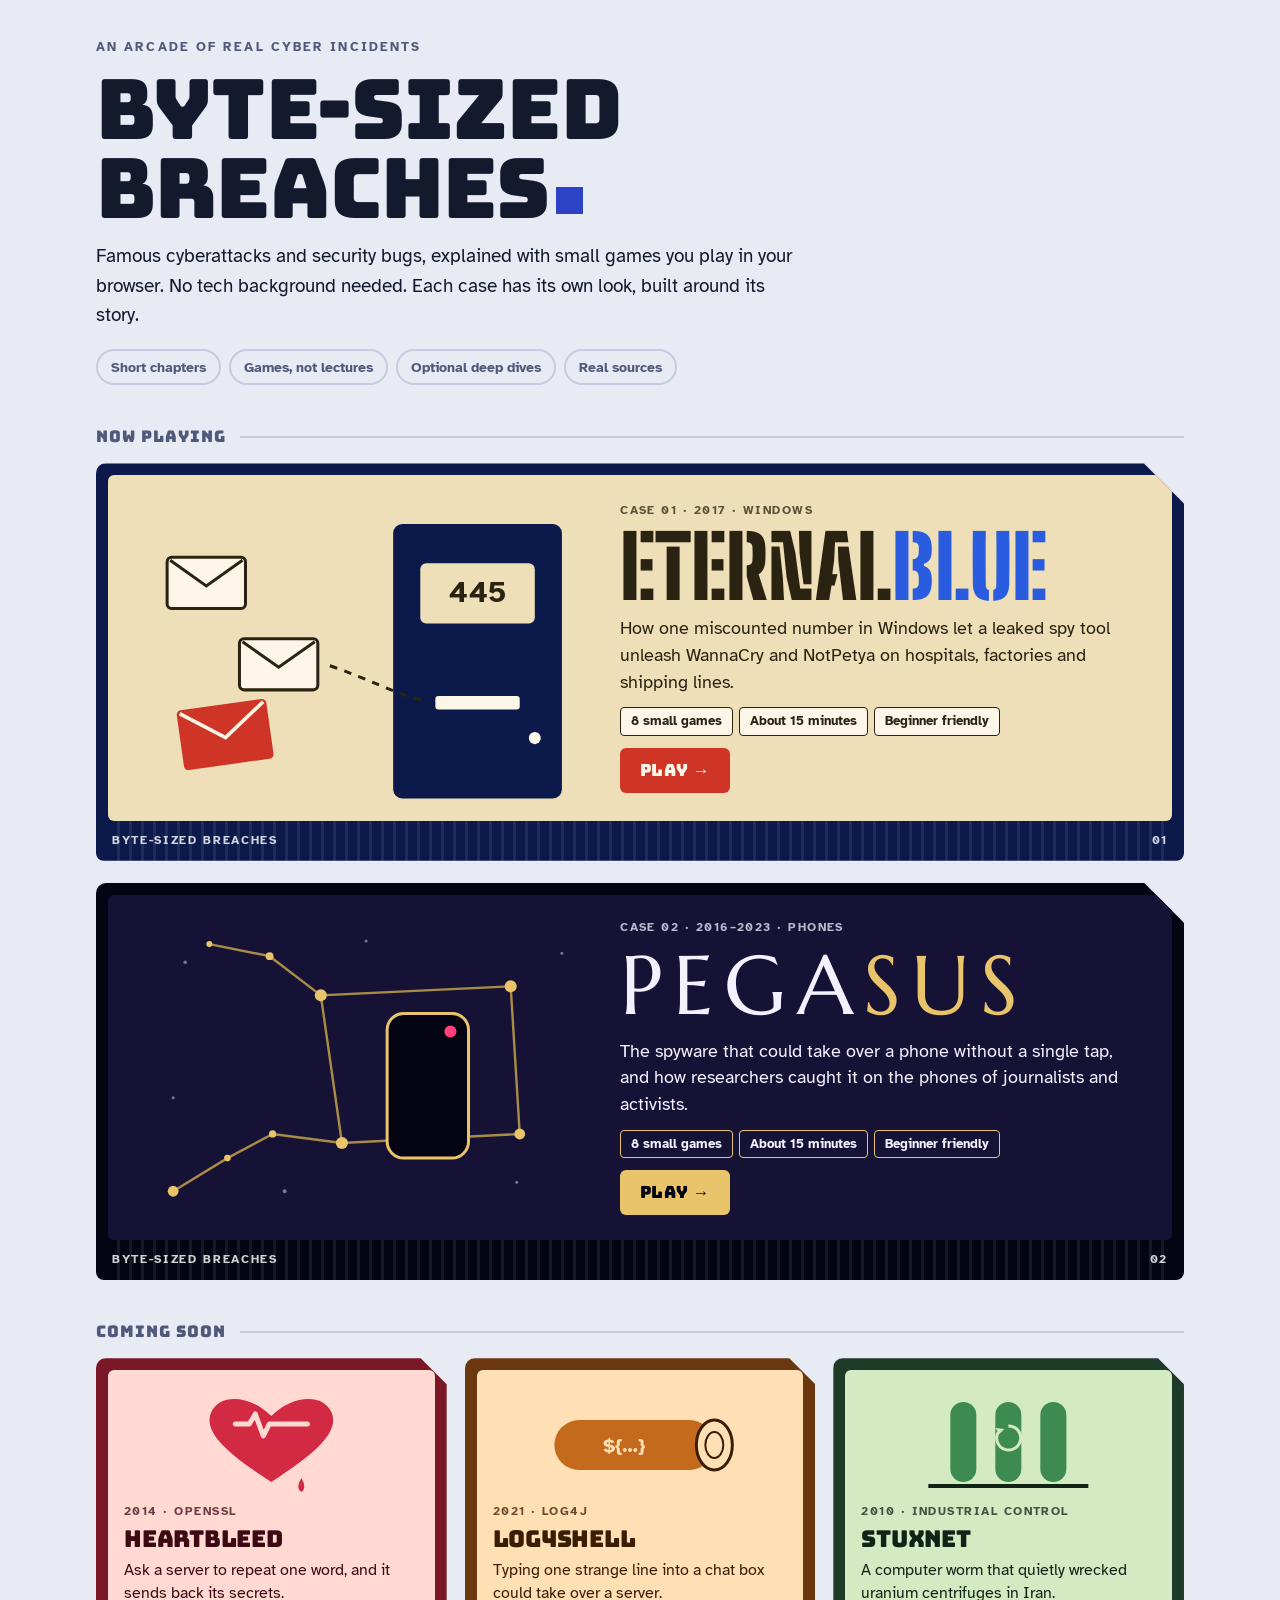
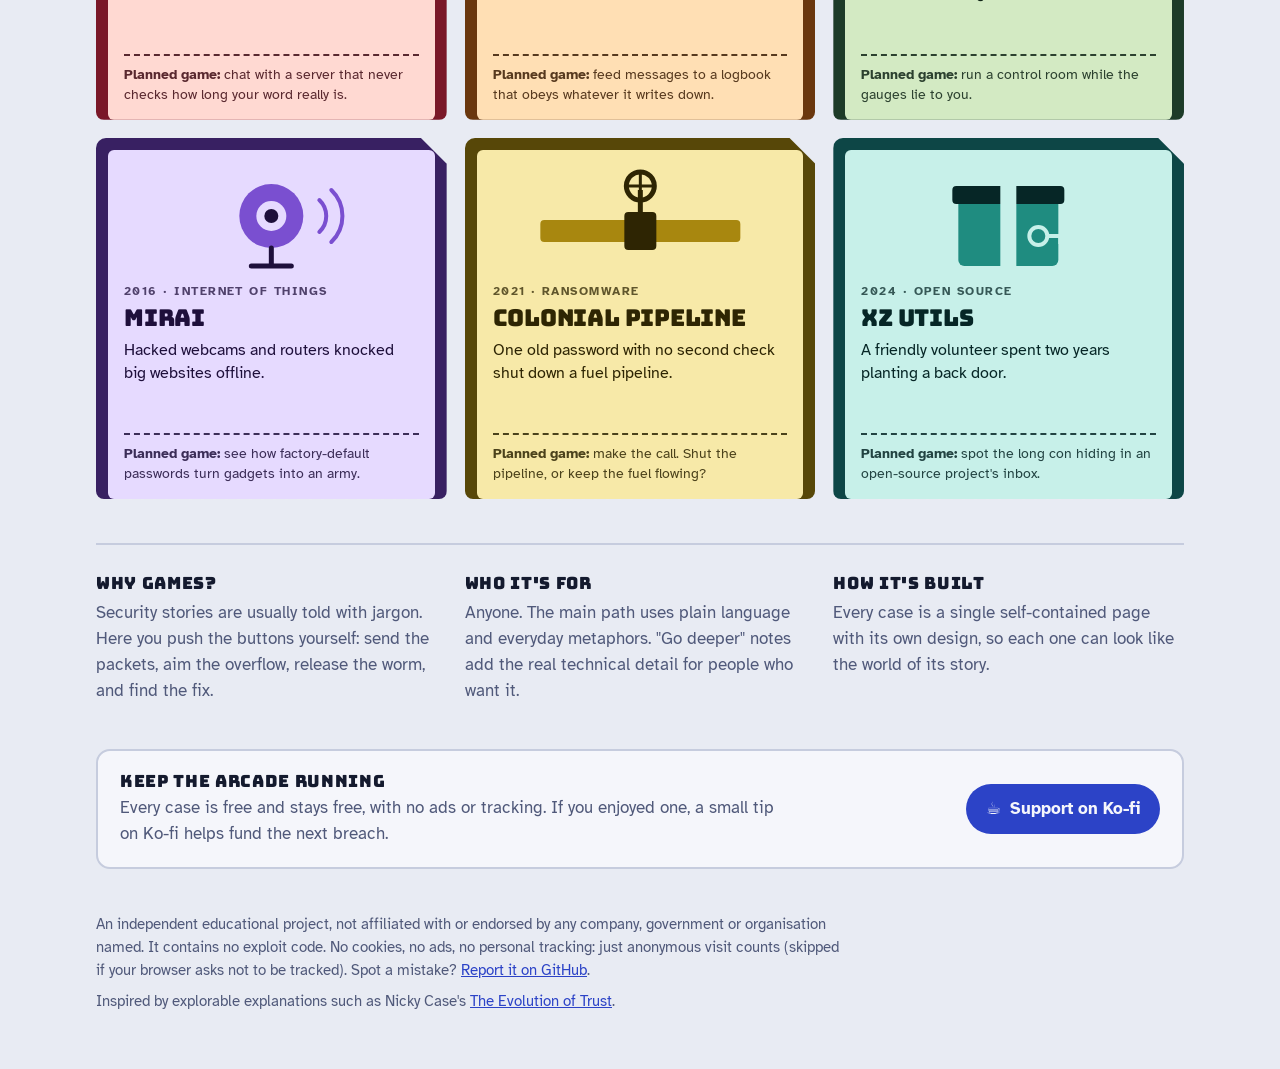
<file: index.html>
<!doctype html>
<html lang="en">
<head>
<meta charset="utf-8">
<meta name="viewport" content="width=device-width, initial-scale=1, viewport-fit=cover">
<title>Byte-Sized Breaches</title>
<meta name="claude:viewport-fit-sides" content="cover">
<meta name="description" content="Famous cyberattacks and security bugs, explained with small browser games. No tech background needed.">
<meta http-equiv="Content-Security-Policy" content="default-src 'self'; script-src 'self'; style-src 'self' 'unsafe-inline'; font-src 'self'; img-src 'self' data: https://theodoros997.goatcounter.com; connect-src 'none'; object-src 'none'; base-uri 'none'; form-action 'none'; upgrade-insecure-requests">
<meta name="referrer" content="no-referrer">
<link rel="stylesheet" href="fonts/fonts.css">
<style>
/* Layout: left-aligned masthead, one wide "now playing" cartridge, then a three-column shelf of upcoming cartridges. Each cartridge wears its own incident's colours. */
:root{
  --bg:#e8ebf3; --surface:#f5f6fb; --fg:#141a2e; --muted:#50597a; --line:#c6ccde; --accent:#2c43c7;
  --font-display:"Bungee","Arial Black",Impact,sans-serif;
  --font-body:"Atkinson Hyperlegible",system-ui,-apple-system,"Segoe UI",sans-serif;
  --font-eb:"Big Shoulders Stencil Display","Arial Narrow",Impact,sans-serif;
  --font-pg:"Marcellus",Georgia,serif;
  /* cartridge artwork: fixed colours, readable on either theme */
  --eb-shell:#0b1a4b; --eb-label:#eedfb9; --eb-ink:#2a2312; --eb-hi:#2a5ce0; --eb-red:#cf3527; --eb-cream:#fbf6e8;
  --pg-shell:#050412; --pg-label:#161236; --pg-ink:#f4f1ff; --pg-gold:#e9c46b; --pg-dim:#a98b45; --pg-spy:#ff3f78;
  --hb-shell:#7a1828; --hb-label:#ffd9d2; --hb-ink:#3d0a13; --hb-hi:#d22a43;
  --l4-shell:#6a370e; --l4-label:#ffdfb4; --l4-ink:#3a1d05; --l4-hi:#c46a1d;
  --sx-shell:#1d3b28; --sx-label:#d3eac3; --sx-ink:#0f2416; --sx-hi:#3d8a52;
  --mi-shell:#382062; --mi-label:#e6daff; --mi-ink:#1e0f3b; --mi-hi:#7a4fd0;
  --cp-shell:#574708; --cp-label:#f7e9a8; --cp-ink:#2e2503; --cp-hi:#a8870f;
  --xz-shell:#0d4646; --xz-label:#c7f0e9; --xz-ink:#062626; --xz-hi:#1f8c80;
  --grip-text:rgba(255,255,255,.82);
}
@media (prefers-color-scheme: dark){
  :root:not([data-theme="light"]){--bg:#0f1220;--surface:#171b2d;--fg:#eceef8;--muted:#a3abc8;--line:#2b3149;--accent:#9eabff;color-scheme:dark}
}
:root[data-theme="dark"]{--bg:#0f1220;--surface:#171b2d;--fg:#eceef8;--muted:#a3abc8;--line:#2b3149;--accent:#9eabff;color-scheme:dark}
:root{padding-top:env(safe-area-inset-top,0px);padding-bottom:env(safe-area-inset-bottom,0px)}
*{box-sizing:border-box}
body{margin:0;background:var(--bg);color:var(--fg);font:400 1.06rem/1.55 var(--font-body)}
[hidden]{display:none!important}
.sr-only{position:absolute;width:1px;height:1px;padding:0;margin:-1px;overflow:hidden;clip:rect(0 0 0 0);white-space:nowrap;border:0}
img,svg{max-width:100%}
a{color:var(--accent)}
.wrap{max-width:1120px;margin:0 auto;padding-block:40px 56px;padding-left:max(16px,env(safe-area-inset-left,0px));padding-right:max(16px,env(safe-area-inset-right,0px));display:flex;flex-direction:column;gap:44px}
h1,h2,h3{text-wrap:balance;margin:0}

/* masthead */
.mast{display:flex;flex-direction:column;gap:14px;max-width:760px}
.mast>*{margin:0}
.kicker{font:700 .82rem/1.2 var(--font-body);letter-spacing:.16em;text-transform:uppercase;color:var(--muted)}
.mast h1{font:400 clamp(2.4rem,8.2vw,5.2rem)/.95 var(--font-display);letter-spacing:-.01em}
.mast h1 .px{display:inline-block;width:.32em;height:.32em;background:var(--accent);margin-left:.08em;vertical-align:.05em}
.intro{font-size:1.2rem;max-width:58ch;color:var(--fg)}
.how{list-style:none;padding:0;margin:4px 0 0;display:flex;flex-wrap:wrap;gap:8px}
.how li{font:700 .9rem/1 var(--font-body);padding:9px 13px;border:2px solid var(--line);border-radius:999px;color:var(--muted)}

/* shelves */
.shelf-h{font:400 1rem/1 var(--font-display);letter-spacing:.06em;color:var(--muted);display:flex;align-items:center;gap:14px}
.shelf-h::after{content:"";flex:1;height:2px;background:var(--line)}
section{display:flex;flex-direction:column;gap:18px}

/* cartridge */
.cart{--notch:26px;position:relative;display:flex;flex-direction:column;background:var(--shell);color:var(--ink);border-radius:10px 0 8px 8px;padding:12px 12px 0;text-decoration:none;
  clip-path:polygon(0 0,calc(100% - var(--notch)) 0,100% var(--notch),100% 100%,0 100%);transition:transform .18s ease}
.label{background:var(--label);border-radius:6px;padding:16px;display:flex;flex-direction:column;gap:8px;flex:1}
.label>*{margin:0}
.grip{height:40px;display:flex;align-items:center;justify-content:space-between;gap:10px;padding:0 4px;
  background:repeating-linear-gradient(90deg,transparent 0 9px,rgba(255,255,255,.08) 9px 12px);
  font:700 .74rem/1 var(--font-body);letter-spacing:.14em;text-transform:uppercase;color:var(--grip-text)}
.case-no{font:700 .76rem/1.2 var(--font-body);letter-spacing:.12em;text-transform:uppercase;opacity:.75}
.cart h3{font:400 1.45rem/1.05 var(--font-display);letter-spacing:-.01em}
.hook{font-size:1rem;line-height:1.45}
.idea{font-size:.9rem;line-height:1.4;border-top:2px dashed currentColor;padding-top:8px;margin-top:auto!important;opacity:.85}
.emb{width:100%;height:auto;max-height:110px;display:block}

.eb{--shell:var(--eb-shell);--label:var(--eb-label);--ink:var(--eb-ink)}
.pg{--shell:var(--pg-shell);--label:var(--pg-label);--ink:var(--pg-ink)}
.hb{--shell:var(--hb-shell);--label:var(--hb-label);--ink:var(--hb-ink)}
.l4{--shell:var(--l4-shell);--label:var(--l4-label);--ink:var(--l4-ink)}
.sx{--shell:var(--sx-shell);--label:var(--sx-label);--ink:var(--sx-ink)}
.mi{--shell:var(--mi-shell);--label:var(--mi-label);--ink:var(--mi-ink)}
.cp{--shell:var(--cp-shell);--label:var(--cp-label);--ink:var(--cp-ink)}
.xz{--shell:var(--xz-shell);--label:var(--xz-label);--ink:var(--xz-ink)}

/* featured */
.feature{--notch:40px}
.feature .label{display:grid;grid-template-columns:minmax(0,1fr) minmax(0,1.15fr);gap:12px 28px;align-items:center;padding:22px clamp(16px,3vw,32px)}
.feature .emb{max-height:none}
.feature .txt{display:flex;flex-direction:column;gap:12px;min-width:0}
.feature .txt>*{margin:0}
.feature h3{font:900 clamp(3rem,8vw,5.4rem)/.85 var(--font-eb);text-transform:uppercase;letter-spacing:0}
.feature h3 span{color:var(--eb-hi)}
.feature .hook{font-size:1.15rem}
.tags{list-style:none;padding:0;display:flex;flex-wrap:wrap;gap:6px}
.tags li{font:700 .8rem/1 var(--font-body);padding:7px 10px;border-radius:4px;background:var(--eb-cream);border:1.5px solid var(--eb-ink)}
.play{align-self:flex-start;display:inline-flex;align-items:center;gap:8px;background:var(--eb-red);color:var(--eb-cream);font:400 1.05rem/1 var(--font-display);padding:14px 20px;border-radius:6px;letter-spacing:.02em}
.feature:hover{transform:translateY(-3px)}
.feature:hover .play{background:var(--eb-shell)}
.feature:focus-visible{outline:none}
.feature:focus-visible .label{outline:4px solid var(--eb-hi);outline-offset:-4px}
@media (max-width:760px){.feature .label{grid-template-columns:minmax(0,1fr)}.feature .emb{max-width:420px}}
.now{display:flex;flex-direction:column;gap:22px}
.pg h3{font:400 clamp(3rem,8vw,5.2rem)/.95 var(--font-pg);text-transform:uppercase;letter-spacing:.12em;color:var(--pg-ink)}
.pg h3 span{color:var(--pg-gold)}
.pg .tags li{background:transparent;border-color:var(--pg-gold);color:var(--pg-ink)}
.pg .play{background:var(--pg-gold);color:var(--pg-shell)}
.pg:hover .play{background:var(--pg-ink)}
.pg:focus-visible .label{outline-color:var(--pg-gold)}
.pg-line{stroke:var(--pg-dim);stroke-width:1.6;fill:none}
.pg-star{fill:var(--pg-gold)}
.pg-faint{fill:var(--pg-ink);opacity:.45}
.pg-phone{fill:var(--pg-shell);stroke:var(--pg-gold);stroke-width:2}
.pg-rec{fill:var(--pg-spy);animation:blink 1.6s ease-in-out infinite}
@keyframes blink{0%,100%{opacity:1}50%{opacity:.25}}

.shelf{list-style:none;margin:0;padding:0;display:grid;grid-template-columns:repeat(3,minmax(0,1fr));gap:18px}
@media (max-width:900px){.shelf{grid-template-columns:repeat(2,minmax(0,1fr))}}
@media (max-width:560px){.shelf{grid-template-columns:minmax(0,1fr)}}
.soon .label{min-height:100%}

/* emblem paint */
.f-shell{fill:var(--shell)} .f-ink{fill:var(--ink)} .f-label{fill:var(--label)} .s-ink{stroke:var(--ink)}
.f-hi{fill:var(--hi)} .s-hi{stroke:var(--hi)}
.hb{--hi:var(--hb-hi)} .l4{--hi:var(--l4-hi)} .sx{--hi:var(--sx-hi)} .mi{--hi:var(--mi-hi)} .cp{--hi:var(--cp-hi)} .xz{--hi:var(--xz-hi)} .eb{--hi:var(--eb-hi)}
.f-red{fill:var(--eb-red)} .f-cream{fill:var(--eb-cream)} .f-navy{fill:var(--eb-shell)}
.emb-t{font:700 15px var(--font-body)}
.eb-plate{font:700 22px var(--font-body);fill:var(--eb-cream)}
.flyer{animation:bob 3s ease-in-out infinite}
.flyer.d2{animation-delay:-1s}.flyer.d3{animation-delay:-2s}
@keyframes bob{0%,100%{transform:translateY(0)}50%{transform:translateY(-6px)}}

.about{display:grid;grid-template-columns:repeat(auto-fit,minmax(min(100%,300px),1fr));gap:18px;border-top:2px solid var(--line);padding-top:28px}
.about h2{font:400 1.05rem/1.2 var(--font-display);letter-spacing:.04em;margin-bottom:6px}
.about p{margin:0;color:var(--muted)}
.support{display:flex;flex-wrap:wrap;align-items:center;justify-content:space-between;gap:14px 24px;background:var(--surface);border:2px solid var(--line);border-radius:14px;padding:20px 22px}
.support h2{font:400 1.05rem/1.2 var(--font-display);letter-spacing:.04em;margin:0 0 4px}
.support .nw{white-space:nowrap}
.support p{margin:0;color:var(--muted);max-width:60ch}
.kofi{display:inline-flex;align-items:center;gap:.5em;background:var(--accent);color:var(--surface);font-weight:700;text-decoration:none;padding:.7em 1.2em;border-radius:999px;white-space:nowrap}
.kofi:hover{filter:brightness(1.1)}
.kofi:focus-visible{outline:3px solid var(--fg);outline-offset:3px}
footer{font-size:.92rem;color:var(--muted)}
footer{display:flex;flex-direction:column;gap:8px;max-width:75ch}
footer p{margin:0}

@media (prefers-reduced-motion: reduce){.cart,.flyer,.pg-rec{transition:none;animation:none}}
</style>
</head>
<body>
<div class="wrap">
  <header class="mast">
    <p class="kicker">An arcade of real cyber incidents</p>
    <h1>Byte-Sized Breaches<span class="px" aria-hidden="true"></span></h1>
    <p class="intro">Famous cyberattacks and security bugs, explained with small games you play in your browser. No tech background needed. Each case has its own look, built around its story.</p>
    <ul class="how" aria-label="What to expect">
      <li>Short chapters</li><li>Games, not lectures</li><li>Optional deep dives</li><li>Real sources</li>
    </ul>
  </header>

  <section aria-labelledby="now-h">
    <h2 class="shelf-h" id="now-h">Now playing</h2>
    <div class="now">
    <a class="cart feature eb" href="eternalblue.html" aria-label="Play EternalBlue: case 01, 2017. About 15 minutes.">
      <div class="label">
        <svg class="emb" viewBox="0 0 300 200" aria-hidden="true">
          <rect class="f-navy" x="168" y="18" width="112" height="182" rx="6"/>
          <rect class="f-label" x="186" y="44" width="76" height="40" rx="4"/>
          <text class="emb-t" x="224" y="70" text-anchor="middle" style="fill:var(--eb-ink);font-size:20px">445</text>
          <rect class="f-cream" x="196" y="132" width="56" height="9" rx="2"/>
          <circle class="f-cream" cx="262" cy="160" r="4"/>
          <g class="flyer"><g transform="translate(18,40)"><rect class="f-cream" width="52" height="34" rx="3" style="stroke:var(--eb-ink);stroke-width:2"/><path d="M2 2 L26 19 L50 2" fill="none" style="stroke:var(--eb-ink);stroke-width:2"/></g></g>
          <g class="flyer d2"><g transform="translate(66,94)"><rect class="f-cream" width="52" height="34" rx="3" style="stroke:var(--eb-ink);stroke-width:2"/><path d="M2 2 L26 19 L50 2" fill="none" style="stroke:var(--eb-ink);stroke-width:2"/></g></g>
          <g class="flyer d3"><g transform="translate(24,142) rotate(-8)"><rect class="f-red" width="60" height="40" rx="3"/><path d="M2 2 L30 22 L58 2" fill="none" style="stroke:var(--eb-cream);stroke-width:2.4"/></g></g>
          <path d="M126 112 C 150 120, 168 130, 190 136" fill="none" style="stroke:var(--eb-ink);stroke-width:2;stroke-dasharray:5 5"/>
        </svg>
        <div class="txt">
          <p class="case-no">Case 01 &middot; 2017 &middot; Windows</p>
          <h3>Eternal<span>Blue</span></h3>
          <p class="hook">How one miscounted number in Windows let a leaked spy tool unleash WannaCry and NotPetya on hospitals, factories and shipping lines.</p>
          <ul class="tags"><li>8 small games</li><li>About 15 minutes</li><li>Beginner friendly</li></ul>
          <span class="play">Play &rarr;</span>
        </div>
      </div>
      <div class="grip"><span>Byte-Sized Breaches</span><span>01</span></div>
    </a>
    <a class="cart feature pg" href="pegasus.html" aria-label="Play Pegasus: case 02, 2016 to 2023. About 15 minutes.">
      <div class="label">
        <svg class="emb" viewBox="0 0 300 200" aria-hidden="true">
          <circle class="pg-faint" cx="30" cy="30" r="1.2"/><circle class="pg-faint" cx="280" cy="24" r="1"/><circle class="pg-faint" cx="96" cy="182" r="1.3"/><circle class="pg-faint" cx="250" cy="176" r="1"/><circle class="pg-faint" cx="150" cy="16" r="1"/><circle class="pg-faint" cx="22" cy="120" r="1"/>
          <path class="pg-line" d="M246 46 L120 52 L134 150 L252 144 Z M120 52 L86 26 L46 18 M134 150 L88 144 L58 160 L22 182"/>
          <rect class="pg-phone" x="164" y="64" width="54" height="96" rx="11"/>
          <circle class="pg-rec" cx="206" cy="76" r="4"/>
          <circle class="pg-star" cx="246" cy="46" r="4"/><circle class="pg-star" cx="120" cy="52" r="4"/><circle class="pg-star" cx="134" cy="150" r="4"/><circle class="pg-star" cx="252" cy="144" r="3.6"/><circle class="pg-star" cx="86" cy="26" r="2.6"/><circle class="pg-star" cx="46" cy="18" r="2"/><circle class="pg-star" cx="88" cy="144" r="2.4"/><circle class="pg-star" cx="58" cy="160" r="2.2"/><circle class="pg-star" cx="22" cy="182" r="3.6"/>
        </svg>
        <div class="txt">
          <p class="case-no">Case 02 &middot; 2016&ndash;2023 &middot; Phones</p>
          <h3>Pega<span>sus</span></h3>
          <p class="hook">The spyware that could take over a phone without a single tap, and how researchers caught it on the phones of journalists and activists.</p>
          <ul class="tags"><li>8 small games</li><li>About 15 minutes</li><li>Beginner friendly</li></ul>
          <span class="play">Play &rarr;</span>
        </div>
      </div>
      <div class="grip"><span>Byte-Sized Breaches</span><span>02</span></div>
    </a>
    </div>
  </section>

  <section aria-labelledby="soon-h">
    <h2 class="shelf-h" id="soon-h">Coming soon</h2>
    <ul class="shelf">
      <li class="cart soon hb">
        <div class="label">
          <svg class="emb" viewBox="0 0 240 110" aria-hidden="true">
            <path class="f-hi" d="M120 96 C 70 64, 52 44, 60 26 C 68 8, 98 8, 120 30 C 142 8, 172 8, 180 26 C 188 44, 170 64, 120 96 Z"/>
            <path class="f-label" d="M84 38 l14 0 l6 -10 l8 22 l6 -12 l38 0" style="fill:none;stroke:var(--hb-label);stroke-width:5;stroke-linejoin:round;stroke-linecap:round"/>
            <path class="f-hi" d="M150 92 q6 10 0 14 q-6 -4 0 -14z"/>
          </svg>
          <p class="case-no">2014 &middot; OpenSSL</p>
          <h3>Heartbleed</h3>
          <p class="hook">Ask a server to repeat one word, and it sends back its secrets.</p>
          <p class="idea"><b>Planned game:</b> chat with a server that never checks how long your word really is.</p>
        </div>
        <div class="grip"><span>Coming soon</span><span>03</span></div>
      </li>
      <li class="cart soon l4">
        <div class="label">
          <svg class="emb" viewBox="0 0 240 110" aria-hidden="true">
            <rect class="f-hi" x="34" y="34" width="160" height="50" rx="25"/>
            <ellipse class="f-label" cx="194" cy="59" rx="18" ry="25" style="stroke:var(--l4-ink);stroke-width:3"/>
            <ellipse cx="194" cy="59" rx="9" ry="13" fill="none" style="stroke:var(--l4-ink);stroke-width:2"/>
            <text class="emb-t" x="104" y="66" text-anchor="middle" style="fill:var(--l4-label);font-size:20px">${&hellip;}</text>
          </svg>
          <p class="case-no">2021 &middot; Log4j</p>
          <h3>Log4Shell</h3>
          <p class="hook">Typing one strange line into a chat box could take over a server.</p>
          <p class="idea"><b>Planned game:</b> feed messages to a logbook that obeys whatever it writes down.</p>
        </div>
        <div class="grip"><span>Coming soon</span><span>04</span></div>
      </li>
      <li class="cart soon sx">
        <div class="label">
          <svg class="emb" viewBox="0 0 240 110" aria-hidden="true">
            <rect class="f-hi" x="62" y="16" width="26" height="80" rx="13"/>
            <rect class="f-hi" x="107" y="16" width="26" height="80" rx="13"/>
            <rect class="f-hi" x="152" y="16" width="26" height="80" rx="13"/>
            <path d="M40 100 H200" style="stroke:var(--sx-ink);stroke-width:4"/>
            <path d="M120 40 a12 12 0 1 1 -10 6" fill="none" style="stroke:var(--sx-label);stroke-width:3"/>
            <path d="M107 42 l4 6 l5 -5z" style="fill:var(--sx-label)"/>
          </svg>
          <p class="case-no">2010 &middot; Industrial control</p>
          <h3>Stuxnet</h3>
          <p class="hook">A computer worm that quietly wrecked uranium centrifuges in Iran.</p>
          <p class="idea"><b>Planned game:</b> run a control room while the gauges lie to you.</p>
        </div>
        <div class="grip"><span>Coming soon</span><span>05</span></div>
      </li>
      <li class="cart soon mi">
        <div class="label">
          <svg class="emb" viewBox="0 0 240 110" aria-hidden="true">
            <circle class="f-hi" cx="120" cy="50" r="32"/>
            <circle class="f-label" cx="120" cy="50" r="15"/>
            <circle class="f-ink" cx="120" cy="50" r="7"/>
            <path d="M120 82 V98 M100 100 H140" style="stroke:var(--mi-ink);stroke-width:5;stroke-linecap:round"/>
            <path d="M168 34 a22 22 0 0 1 0 32 M180 24 a36 36 0 0 1 0 52" fill="none" style="stroke:var(--mi-hi);stroke-width:4;stroke-linecap:round"/>
          </svg>
          <p class="case-no">2016 &middot; Internet of Things</p>
          <h3>Mirai</h3>
          <p class="hook">Hacked webcams and routers knocked big websites offline.</p>
          <p class="idea"><b>Planned game:</b> see how factory-default passwords turn gadgets into an army.</p>
        </div>
        <div class="grip"><span>Coming soon</span><span>06</span></div>
      </li>
      <li class="cart soon cp">
        <div class="label">
          <svg class="emb" viewBox="0 0 240 110" aria-hidden="true">
            <rect class="f-hi" x="20" y="54" width="200" height="22" rx="4"/>
            <rect class="f-ink" x="104" y="46" width="32" height="38" rx="4"/>
            <path d="M120 46 V24" style="stroke:var(--cp-ink);stroke-width:5"/>
            <circle cx="120" cy="20" r="14" fill="none" style="stroke:var(--cp-ink);stroke-width:5"/>
            <path d="M106 20 H134 M120 6 V34" style="stroke:var(--cp-ink);stroke-width:3"/>
          </svg>
          <p class="case-no">2021 &middot; Ransomware</p>
          <h3>Colonial Pipeline</h3>
          <p class="hook">One old password with no second check shut down a fuel pipeline.</p>
          <p class="idea"><b>Planned game:</b> make the call. Shut the pipeline, or keep the fuel flowing?</p>
        </div>
        <div class="grip"><span>Coming soon</span><span>07</span></div>
      </li>
      <li class="cart soon xz">
        <div class="label">
          <svg class="emb" viewBox="0 0 240 110" aria-hidden="true">
            <rect class="f-hi" x="70" y="30" width="100" height="70" rx="6"/>
            <rect class="f-ink" x="64" y="20" width="112" height="18" rx="4"/>
            <rect class="f-label" x="112" y="20" width="16" height="80"/>
            <circle cx="150" cy="70" r="9" fill="none" style="stroke:var(--xz-label);stroke-width:4"/>
            <path d="M159 70 H180 M172 70 v8 M178 70 v6" style="stroke:var(--xz-label);stroke-width:4"/>
          </svg>
          <p class="case-no">2024 &middot; Open source</p>
          <h3>xz Utils</h3>
          <p class="hook">A friendly volunteer spent two years planting a back door.</p>
          <p class="idea"><b>Planned game:</b> spot the long con hiding in an open-source project's inbox.</p>
        </div>
        <div class="grip"><span>Coming soon</span><span>08</span></div>
      </li>
    </ul>
  </section>

  <div class="about">
    <div><h2>Why games?</h2><p>Security stories are usually told with jargon. Here you push the buttons yourself: send the packets, aim the overflow, release the worm, and find the fix.</p></div>
    <div><h2>Who it's for</h2><p>Anyone. The main path uses plain language and everyday metaphors. "Go deeper" notes add the real technical detail for people who want it.</p></div>
    <div><h2>How it's built</h2><p>Every case is a single self-contained page with its own design, so each one can look like the world of its story.</p></div>
  </div>

  <aside class="support" aria-labelledby="support-h">
    <div><h2 id="support-h">Keep the arcade running</h2><p>Every case is free and stays free, with no ads or tracking. If you enjoyed one, a small tip on <span class="nw">Ko-fi</span> helps fund the next breach.</p></div>
    <a class="kofi" href="https://ko-fi.com/bytesizebreaches" target="_blank" rel="noopener noreferrer"><span aria-hidden="true">&#9749;</span> Support on Ko-fi<span class="sr-only"> (opens in a new tab)</span></a>
  </aside>

  <footer><p>An independent educational project, not affiliated with or endorsed by any company, government or organisation named. It contains no exploit code. No cookies, no ads, no personal tracking: just anonymous visit counts (skipped if your browser asks not to be tracked). Spot a mistake? <a href="https://github.com/theodoros997/byte-sized-breaches/issues" target="_blank" rel="noopener noreferrer">Report it on GitHub</a>.</p><p>Inspired by explorable explanations such as Nicky Case's <a href="https://ncase.me/trust/" target="_blank" rel="noopener noreferrer">The Evolution of Trust</a>.</p></footer>
</div>
<script src="stats.js" defer></script>
</body>
</html>
</file>
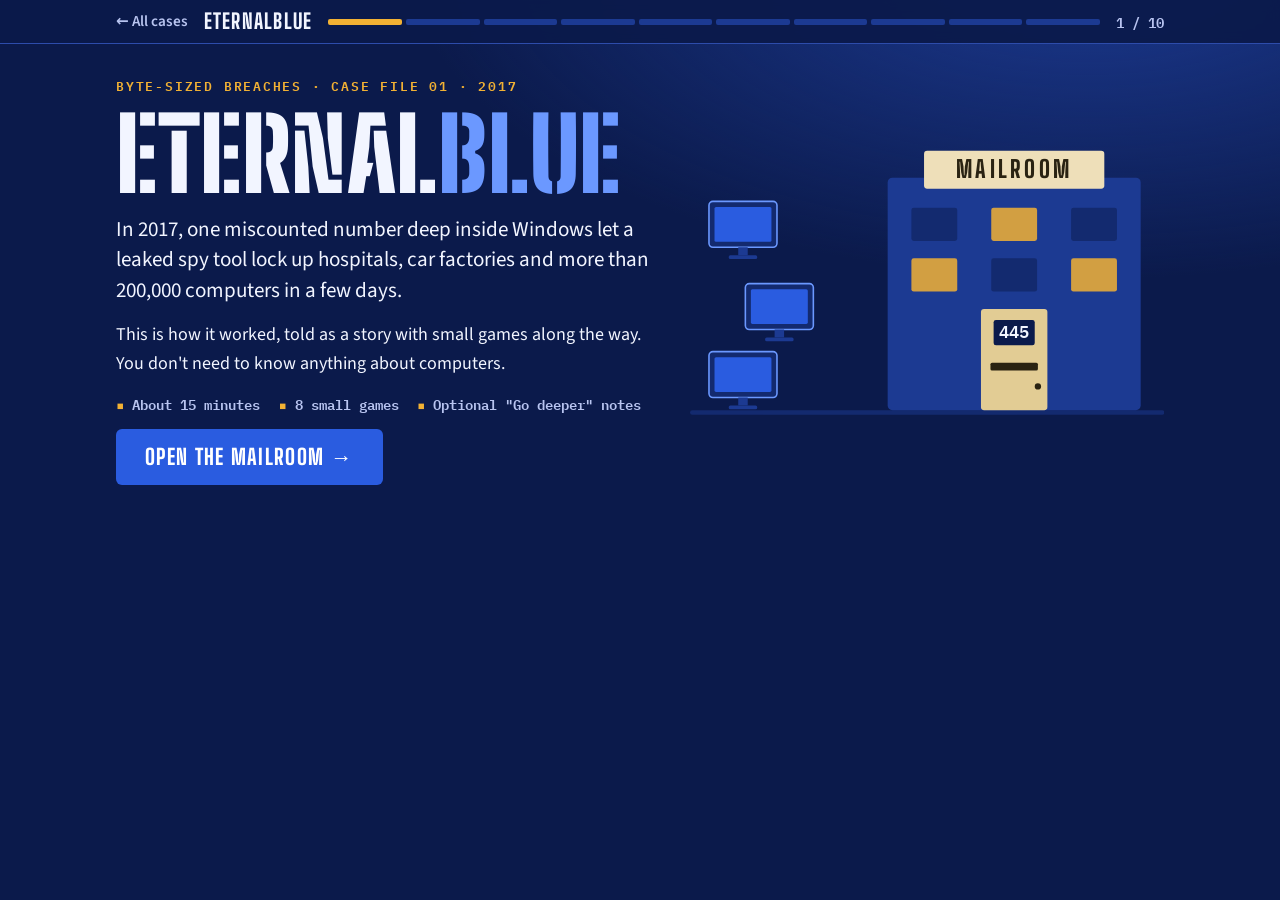
<file: eternalblue.html>
<!doctype html>
<html lang="en">
<head>
<meta charset="utf-8">
<meta name="viewport" content="width=device-width, initial-scale=1, viewport-fit=cover">
<title>EternalBlue</title>
<meta name="claude:viewport-fit-sides" content="cover">
<meta name="description" content="A playable explainer of the EternalBlue Windows vulnerability, WannaCry and NotPetya, for people with or without a tech background.">
<meta http-equiv="Content-Security-Policy" content="default-src 'self'; script-src 'self'; style-src 'self' 'unsafe-inline'; font-src 'self'; img-src 'self' data: https://theodoros997.goatcounter.com; connect-src 'none'; object-src 'none'; base-uri 'none'; form-action 'none'; upgrade-insecure-requests">
<meta name="referrer" content="no-referrer">
<link rel="stylesheet" href="fonts/fonts.css">
<style>
/* Layout: one chapter on stage at a time. Narration sits on the night-blue mailroom wall; every game sits on a manila case board with a folder tab. */
:root{
  --night:#0b1a4b; --night-2:#132a6f; --night-3:#1c3a92; --rule:#2d4cab;
  --ink:#f2f5ff; --ink-dim:#b8c4f0;
  --manila:#eedfb9; --manila-2:#e2cc94; --manila-3:#cfb36f; --label:#fbf6e8;
  --paper-ink:#2a2312; --paper-dim:#6a5b37;
  --blue:#2a5ce0; --blue-hi:#6b98ff; --on-blue:#ffffff;
  --stamp:#cf3527; --stamp-ink:#a3271c; --stamp-hi:#ff7466;
  --patch:#1f9a5f; --patch-ink:#15703f; --amber:#f2b134;
  --bsod:#0a2a9e; --skin:#f0c49b; --shadow:rgba(2,8,30,.55);
  --font-stencil:"Big Shoulders Stencil Display","Arial Narrow",Impact,sans-serif;
  --font-head:"Big Shoulders Display","Arial Narrow",Impact,sans-serif;
  --font-body:"Source Sans 3","Segoe UI",system-ui,sans-serif;
  --font-mono:"IBM Plex Mono",ui-monospace,Menlo,Consolas,monospace;
  color-scheme:dark;
  padding-top:env(safe-area-inset-top,0px);
  padding-bottom:env(safe-area-inset-bottom,0px);
}
*{box-sizing:border-box}
html{background:var(--night)}
body{margin:0;color:var(--ink);font:400 1.125rem/1.6 var(--font-body);
  background:radial-gradient(1100px 520px at 85% -8%,var(--night-3) 0%,transparent 62%),var(--night);
  -webkit-text-size-adjust:100%}
[hidden]{display:none!important}
.sr-only{position:absolute;width:1px;height:1px;padding:0;margin:-1px;overflow:hidden;clip:rect(0 0 0 0);white-space:nowrap;border:0}
img,svg{max-width:100%}
a{color:var(--blue-hi)}
b,strong{font-weight:700}
q{quotes:"\201C" "\201D"}
.mono{font-family:var(--font-mono)}

/* ---------- top bar ---------- */
body::before{content:"";position:fixed;inset:0 0 auto;height:env(safe-area-inset-top,0px);z-index:10;background:var(--night)}
.topbar{position:sticky;top:env(safe-area-inset-top,0px);z-index:5;background:color-mix(in srgb,var(--night) 94%,transparent);backdrop-filter:blur(6px);border-bottom:1px solid var(--rule)}
.topbar-in{max-width:1080px;margin:0 auto;padding-block:8px;padding-left:max(16px,env(safe-area-inset-left,0px));padding-right:max(16px,env(safe-area-inset-right,0px));display:flex;align-items:center;gap:6px 16px;flex-wrap:wrap}
.home{color:var(--ink-dim);text-decoration:none;font:600 .95rem/1 var(--font-body);padding:6px 0}
.home:hover{color:var(--ink)}
.case{font:800 1.3rem/1 var(--font-head);letter-spacing:.06em;text-transform:uppercase}
.progress{flex:1;min-width:0}
.progress ol{list-style:none;display:flex;gap:4px;margin:0;padding:0}
.progress li{flex:1;min-width:0}
.pip{appearance:none;display:block;width:100%;height:26px;border:0;background:transparent;cursor:pointer;padding:0;position:relative}
.pip::after{content:"";position:absolute;left:0;right:0;top:10px;height:6px;border-radius:2px;background:var(--night-3);transition:background .25s}
.pip.done::after{background:var(--blue-hi)}
.pip.on::after{background:var(--amber)}
.pip:hover::after{background:var(--ink-dim)}
.pip:focus-visible{outline:2px solid var(--amber);outline-offset:1px;border-radius:3px}
.count{font:600 .85rem/1 var(--font-mono);color:var(--ink-dim);font-variant-numeric:tabular-nums;white-space:nowrap}
@media (max-width:640px){.progress{order:3;flex-basis:100%}.case{margin-right:auto}}

/* ---------- chapters ---------- */
main{max-width:1080px;margin:0 auto;padding-left:max(16px,env(safe-area-inset-left,0px));padding-right:max(16px,env(safe-area-inset-right,0px))}
.chapter{padding-block:34px 56px;display:flex;flex-direction:column;gap:22px}
.chapter>*{margin:0}
.eyebrow{font:600 .8rem/1.3 var(--font-mono);letter-spacing:.14em;text-transform:uppercase;color:var(--amber)}
h1,h2,h3{text-wrap:balance}
h2{font:800 clamp(2.1rem,5.4vw,3.5rem)/.98 var(--font-head);text-transform:uppercase;letter-spacing:.015em}
h1:focus,h2:focus{outline:none}
.narr{max-width:66ch;display:flex;flex-direction:column;gap:.85em}
.narr p{margin:0}
.narr b{color:var(--ink)}

/* ---------- hero ---------- */
.hero-grid{display:grid;grid-template-columns:minmax(0,1.15fr) minmax(0,1fr);gap:28px;align-items:center}
@media (max-width:820px){.hero-grid{grid-template-columns:minmax(0,1fr)}}
.hero-copy{display:flex;flex-direction:column;gap:16px}
.hero-copy>*{margin:0}
.stencil{font:900 clamp(3.1rem,10.5vw,6.3rem)/.86 var(--font-stencil);text-transform:uppercase;letter-spacing:.005em}
.stencil span{color:var(--blue-hi)}
.lede{font-size:1.32rem;line-height:1.45}
.meta{list-style:none;padding:0;display:flex;flex-wrap:wrap;gap:6px 18px;font:600 .88rem/1.3 var(--font-mono);color:var(--ink-dim)}
.meta li::before{content:"\25AA\00a0";color:var(--amber)}
.hero-art{margin:0}
.hero-svg{display:block;width:100%;height:auto}
.hero-sign{font:800 30px var(--font-head);letter-spacing:.14em;fill:var(--paper-ink)}
.hero-plate{font:600 21px var(--font-mono);fill:var(--ink)}
.win{fill:var(--night-2)}
.win.lit{fill:var(--amber);opacity:.85}
.mon{fill:var(--night-2);stroke:var(--blue-hi);stroke-width:2}
.env-b{fill:var(--label);stroke:var(--paper-ink);stroke-width:1.5}
.env-f{fill:none;stroke:var(--paper-ink);stroke-width:1.5}
.env-bad .env-b{fill:var(--stamp)}
.env-bad .env-f{stroke:var(--label)}
.fly{opacity:0}
.f1{animation:f1 4.5s ease-in-out infinite}
.f2{animation:f2 4.5s ease-in-out 1.5s infinite}
.f3{animation:f3 4.5s ease-in-out 3s infinite}
@keyframes f1{0%{transform:translate(64px,122px);opacity:0}8%{opacity:1}50%{transform:translate(236px,150px)}88%{transform:translate(388px,298px);opacity:1}100%{transform:translate(394px,306px) scale(.5);opacity:0}}
@keyframes f2{0%{transform:translate(110px,226px);opacity:0}8%{opacity:1}50%{transform:translate(256px,236px)}88%{transform:translate(388px,298px);opacity:1}100%{transform:translate(394px,306px) scale(.5);opacity:0}}
@keyframes f3{0%{transform:translate(64px,312px) scale(1.25);opacity:0}8%{opacity:1}50%{transform:translate(226px,318px) scale(1.25)}88%{transform:translate(384px,294px) scale(1.25);opacity:1}100%{transform:translate(394px,306px) scale(.6);opacity:0}}

/* ---------- shared SVG paint ---------- */
.s-ink{fill:var(--paper-ink)} .s-paper{fill:var(--manila)} .s-paper2{fill:var(--manila-2)} .s-paper3{fill:var(--manila-3)}
.s-label{fill:var(--label)} .s-night{fill:var(--night)} .s-night2{fill:var(--night-2)} .s-night3{fill:var(--night-3)}
.s-blue{fill:var(--blue)} .s-red{fill:var(--stamp)} .s-amber{fill:var(--amber)} .s-skin{fill:var(--skin)} .s-white{fill:var(--ink)}
.k-ink{stroke:var(--paper-ink)} .k-amber{stroke:var(--amber)} .k-dim{stroke:var(--paper-dim)}
.no-fill{fill:none}

/* ---------- boards (game surfaces) ---------- */
.board{position:relative;background-color:var(--manila);color:var(--paper-ink);border-radius:2px 12px 12px 12px;padding:22px clamp(14px,3vw,28px) 24px;margin-top:30px!important;
  background-image:repeating-linear-gradient(0deg,transparent 0 27px,color-mix(in srgb,var(--manila-3) 22%,transparent) 27px 28px);
  box-shadow:0 2px 0 var(--manila-3),0 22px 40px -22px var(--shadow);display:flex;flex-direction:column;gap:16px}
.board>*{margin:0}
.board a{color:var(--blue)}
.tab{position:absolute;left:0;top:-30px;height:31px;padding:9px 16px 0;background:var(--manila);border-radius:10px 10px 0 0;font:600 .76rem/1 var(--font-mono);letter-spacing:.12em;text-transform:uppercase;color:var(--paper-dim);white-space:nowrap;max-width:100%;overflow:hidden;text-overflow:ellipsis}
.board-svg{display:block;width:100%;max-width:720px;height:auto;margin-inline:auto}
.svg-t{font:600 17px var(--font-body);fill:var(--paper-ink)}
.svg-m{font:600 16px var(--font-mono);fill:var(--paper-ink)}
.status{min-height:1.6em;font-weight:700}
.status.bad{color:var(--stamp-ink)}
.status.good{color:var(--patch-ink)}
.hint{font-size:.98rem;color:var(--paper-dim)}
.hint b{color:var(--paper-ink)}

/* ---------- buttons ---------- */
.btn{appearance:none;border:0;border-radius:6px;background:var(--blue);color:var(--on-blue);font:800 1.15rem/1 var(--font-head);letter-spacing:.06em;text-transform:uppercase;padding:.72em 1.1em;cursor:pointer;transition:transform .12s,background-color .2s,box-shadow .2s;text-decoration:none;display:inline-flex;align-items:center;gap:.4em}
.btn:hover{background:var(--blue-hi)}
.btn:active{transform:translateY(1px)}
.btn:focus-visible,.desk:focus-visible,.tile:focus-visible,.domain:focus-visible,.toggle:focus-within{outline:3px solid var(--amber);outline-offset:2px}
.btn:disabled{opacity:.45;cursor:not-allowed;transform:none}
.btn.red{background:var(--stamp)}
.btn.red:hover{background:var(--stamp-ink)}
.btn.ghost{background:transparent;color:inherit;box-shadow:inset 0 0 0 2px currentColor}
.btn.ghost:hover{background:color-mix(in srgb,currentColor 12%,transparent)}
.btn.big{font-size:1.35rem;padding:.8em 1.35em}
.controls{display:flex;flex-wrap:wrap;gap:10px;align-items:center}

/* ---------- go deeper ---------- */
details.deeper{background:var(--night-2);border:1px dashed var(--rule);border-radius:10px;max-width:82ch}
details.deeper summary{cursor:pointer;padding:14px 18px;font:600 .82rem/1.3 var(--font-mono);letter-spacing:.12em;text-transform:uppercase;color:var(--amber);list-style:none;display:flex;gap:10px;align-items:center}
details.deeper summary::-webkit-details-marker{display:none}
details.deeper summary::before{content:"+";font-size:1.25rem;width:1ch;line-height:1}
details.deeper[open] summary::before{content:"\2212"}
details.deeper summary:focus-visible{outline:3px solid var(--amber);outline-offset:2px;border-radius:10px}
.deeper-body{padding:0 18px 18px 46px;display:flex;flex-direction:column;gap:.75em;font-size:1.02rem;color:var(--ink-dim)}
.deeper-body p{margin:0}
.deeper-body b{color:var(--ink)}
.deeper-body code{font-family:var(--font-mono);font-size:.9em;color:var(--ink);background:var(--night-3);padding:.05em .35em;border-radius:4px;overflow-wrap:anywhere}

/* ---------- chapter nav ---------- */
.chap-nav{display:flex;justify-content:space-between;gap:12px;flex-wrap:wrap;padding-top:20px;border-top:1px solid var(--rule)}
.chap-nav .btn.ghost{color:var(--ink-dim)}
.chap-nav .spacer{flex:1}

/* ---------- ch1 mailroom ---------- */
.log{list-style:none;margin:0;padding:0;display:flex;flex-direction:column;gap:4px;font-size:1rem;min-height:1.6em}
.log li{padding-left:22px;position:relative}
.log li::before{content:"\2709";position:absolute;left:0;color:var(--paper-dim)}
.log li:first-child{font-weight:700}
.log li.empty::before{content:none}
.log li.empty{padding-left:0;color:var(--paper-dim);font-weight:400}
.facts{display:grid;grid-template-columns:repeat(auto-fit,minmax(min(100%,280px),1fr));gap:14px}
.fact{background:var(--night-2);border-radius:10px;padding:16px 18px;border:1px solid var(--rule);display:flex;flex-direction:column;gap:6px}
.fact h3{margin:0;font:800 1.45rem/1.05 var(--font-head);text-transform:uppercase;letter-spacing:.03em;color:var(--amber)}
.fact p{margin:0;color:var(--ink-dim)}
.fact .locked{font-style:italic}
.fact.lit{border-color:var(--amber);animation:pop .5s ease}
@keyframes pop{0%{transform:scale(1)}40%{transform:scale(1.03)}100%{transform:scale(1)}}
.env-label{font:700 13px var(--font-mono);fill:var(--paper-ink)}
#mr-env.stranger .env-b{fill:var(--paper-ink)}
#mr-env.stranger .env-f{stroke:var(--label)}
#mr-env.stranger .env-label{fill:var(--label)}
#mr-env.reply .env-b{fill:var(--blue)}
#mr-env.reply .env-f{stroke:var(--label)}
#mr-env.reply .env-label{fill:var(--on-blue)}
.bubble-b{fill:var(--label);stroke:var(--paper-ink);stroke-width:2}
.bubble-t{font:700 17px var(--font-body);fill:var(--paper-ink)}
#mr-bubble{transition:opacity .25s}

/* ---------- ch2 stamp ---------- */
.stamp-grid{display:grid;grid-template-columns:minmax(0,1fr) minmax(0,1fr);gap:22px 28px;align-items:start}
@media (max-width:760px){.stamp-grid{grid-template-columns:minmax(0,1fr)}}
.label-card{position:relative;background:var(--label);border:2px solid var(--paper-ink);border-radius:6px;padding:14px 16px 12px;box-shadow:4px 4px 0 var(--manila-3)}
.label-head{font:600 .78rem/1.2 var(--font-mono);letter-spacing:.14em;text-transform:uppercase;display:flex;justify-content:space-between;gap:8px;flex-wrap:wrap}
.digits{position:relative;display:grid;grid-template-columns:repeat(5,minmax(0,1fr));gap:6px;margin:74px 0 6px}
.digit{aspect-ratio:3/4;border:2px solid var(--paper-ink);border-radius:4px;display:grid;place-items:center;font:600 clamp(1.7rem,5.6vw,2.7rem)/1 var(--font-mono);background:var(--label);transition:color .2s,box-shadow .2s}
.digit.inked{color:var(--stamp);transform:rotate(-3deg)}
.digit.untouched{box-shadow:0 0 0 3px var(--amber)}
.stamp{position:absolute;left:calc((100% - 24px) / 5 + 6px);right:0;top:-70px;height:54px;pointer-events:none;transform:translateY(0);z-index:2}
.stamp .knob{position:absolute;left:50%;top:0;width:34px;height:24px;margin-left:-17px;background:var(--paper-ink);border-radius:14px 14px 4px 4px}
.stamp .pad{position:absolute;left:0;right:0;bottom:0;height:28px;background:var(--stamp);border-radius:4px;display:grid;place-items:center;font:600 .7rem/1 var(--font-mono);letter-spacing:.14em;color:var(--on-blue);text-transform:uppercase}
.stamp.thunk{animation:thunk .75s ease-in-out}
@keyframes thunk{0%{transform:translateY(0)}45%{transform:translateY(62px)}60%{transform:translateY(62px)}100%{transform:translateY(0)}}
.label-foot{margin:0;display:flex;justify-content:space-between;gap:8px;font:600 .74rem/1.3 var(--font-mono);color:var(--paper-dim);text-transform:uppercase;letter-spacing:.08em}
.blind{color:var(--stamp-ink)}
.sliders{display:flex;flex-direction:column;gap:10px}
.sliders label,.field-l{font-weight:700;display:flex;justify-content:space-between;align-items:baseline;gap:4px 10px;flex-wrap:wrap;line-height:1.3}
.sliders output,.field-l output{font:600 1rem var(--font-mono);font-variant-numeric:tabular-nums;color:var(--paper-ink)}
input[type=range]{width:100%;accent-color:var(--blue);margin:0;height:28px}
.steps{margin:0;padding-left:1.5em;display:flex;flex-direction:column;gap:6px}
.steps li{transition:opacity .35s;padding-left:4px}
.steps li.dim{opacity:.3}
.steps li.bad{color:var(--stamp-ink)}
.steps b{font-family:var(--font-mono);font-weight:600}
.tray-viz{display:flex;flex-direction:column;gap:8px}
.track{position:relative;height:50px;background:color-mix(in srgb,var(--manila-3) 38%,transparent);border-radius:6px;overflow:hidden}
.copied{position:absolute;left:0;top:13px;bottom:13px;width:0;border-radius:3px;background:var(--blue)}
.copied.anim{transition:width 1.3s ease-out}
.tray-box{position:absolute;left:0;top:5px;bottom:5px;width:0;border:3px dashed var(--paper-ink);border-radius:5px;transition:width .5s}
.viz-legend{display:flex;flex-wrap:wrap;gap:4px 18px;font:600 .9rem/1.3 var(--font-mono);font-variant-numeric:tabular-nums}
.viz-legend .sp{color:var(--stamp-ink)}
.goals{list-style:none;padding:0;margin:0;display:flex;flex-wrap:wrap;gap:8px}
.goals li{font:700 .95rem/1.2 var(--font-body);padding:7px 14px 7px 34px;border-radius:999px;border:2px dashed var(--paper-dim);position:relative;color:var(--paper-dim)}
.goals li::before{content:"";position:absolute;left:11px;top:50%;width:13px;height:13px;margin-top:-7.5px;border:2px solid currentColor;border-radius:3px}
.goals li.done{border-style:solid;border-color:var(--patch-ink);color:var(--patch-ink)}
.goals li.done::before{background:var(--patch-ink)}

/* ---------- ch3 spill ---------- */
.mem-head{display:flex;justify-content:space-between;align-items:center;gap:10px;font:600 .78rem/1 var(--font-mono);letter-spacing:.12em;text-transform:uppercase;color:var(--paper-dim)}
.mem-head .arrow{flex:1;height:2px;background:var(--paper-dim);position:relative}
.mem-head .arrow::after{content:"";position:absolute;right:-1px;top:-5px;border:6px solid transparent;border-left:9px solid var(--paper-dim);border-right:0}
.desks{display:grid;grid-template-columns:repeat(8,minmax(0,1fr));gap:6px}
.desk{appearance:none;position:relative;border-radius:8px;border:2px solid var(--paper-ink);background:var(--manila-2);color:var(--paper-ink);padding:10px 3px 8px;display:flex;flex-direction:column;align-items:center;justify-content:space-between;gap:4px;cursor:pointer;min-height:112px;font:inherit;overflow:hidden;transition:background-color .25s,border-color .25s,color .25s}
.desk svg{width:34px;height:34px;flex:none}
.desk-n{font:600 .74rem/1 var(--font-mono)}
.desk-l{font:700 .8rem/1.1 var(--font-body);text-align:center}
.desk.empty{background:transparent;border-style:dashed;border-color:var(--paper-dim);color:var(--paper-dim)}
.desk.busy{background:repeating-linear-gradient(45deg,var(--manila-3) 0 6px,var(--manila-2) 6px 12px)}
.desk.yours{background:var(--blue);border-color:var(--blue);color:var(--on-blue)}
.desk.tray{background:var(--label)}
.desk.hijacked{background:var(--stamp);border-color:var(--stamp);color:var(--on-blue)}
.desk.smashed{background:var(--paper-ink);color:var(--label)}
.desk.flash::after{content:"";position:absolute;inset:0;background:linear-gradient(90deg,var(--stamp) 0%,transparent 100%);opacity:.0;animation:spillflash .9s ease-out}
@keyframes spillflash{0%{opacity:0;transform:translateX(-100%)}40%{opacity:.75}100%{opacity:0;transform:translateX(0)}}
@media (max-width:560px){.desk-l{display:none}.desk{min-height:78px;padding:8px 2px 6px}.desk svg{width:26px;height:26px}}
.legend{display:flex;flex-wrap:wrap;gap:6px 16px;font-size:.92rem}
.legend span{display:inline-flex;align-items:center;gap:6px}
.sw{display:inline-block;width:16px;height:16px;border-radius:4px;border:2px solid var(--paper-ink);flex:none}
.sw.busy{background:repeating-linear-gradient(45deg,var(--manila-3) 0 3px,var(--manila-2) 3px 6px)}
.sw.empty{border-style:dashed;border-color:var(--paper-dim)}
.sw.yours{background:var(--blue);border-color:var(--blue)}
.sw.tray{background:var(--label)}
.bsod{position:absolute;inset:0;z-index:4;background:var(--bsod);color:var(--ink);border-radius:inherit;padding:clamp(16px,4vw,40px);display:flex;flex-direction:column;gap:18px;justify-content:center;align-items:flex-start;font:500 clamp(.8rem,2.1vw,1rem)/1.55 var(--font-mono);overflow:auto}
.bsod pre{margin:0;white-space:pre-wrap;font:inherit}
.bsod .btn{background:var(--ink);color:var(--bsod)}
.unlock{background:var(--night-2);border:2px solid var(--amber);border-radius:12px;padding:20px clamp(16px,3vw,26px);display:flex;flex-direction:column;gap:12px;max-width:82ch}
.unlock>*{margin:0}
.unlock h3{font:800 clamp(1.6rem,4vw,2.1rem)/1 var(--font-head);text-transform:uppercase;color:var(--amber)}
.unlock p{color:var(--ink-dim)}
.unlock b{color:var(--ink)}
.knock{display:flex;flex-wrap:wrap;gap:10px;align-items:center}
.knock .btn.ghost{color:var(--ink)}
.door-reply{flex-basis:100%;font:600 1rem/1.45 var(--font-mono);padding:12px 14px;background:var(--night);border-radius:8px;margin:0;color:var(--ink-dim)}
.door-reply.evil{color:var(--stamp-hi)}

/* ---------- ch4 leak ---------- */
.leak-files{display:flex;flex-wrap:wrap;gap:6px;align-items:center}
.leak-files .lf-h{font:600 .76rem/1.2 var(--font-mono);letter-spacing:.1em;text-transform:uppercase;color:var(--paper-dim);margin-right:4px}
.leak-files .f{font:600 .76rem/1 var(--font-mono);letter-spacing:.05em;padding:5px 8px;border:1.5px solid var(--paper-ink);border-radius:3px;background:var(--label)}
.leak-files .f.hot{background:var(--blue);color:var(--on-blue);border-color:var(--blue)}
.tl{position:relative;height:150px;margin:0 6px}
.tl-axis{position:absolute;left:0;right:0;top:66px;height:4px;background:var(--paper-ink);border-radius:2px}
.tl-tick{position:absolute;top:74px;font:600 .72rem/1 var(--font-mono);color:var(--paper-dim);transform:translateX(-1px);border-left:2px solid var(--paper-dim);padding:2px 0 0 4px;height:14px;letter-spacing:.06em;text-transform:uppercase}
.pin{position:absolute;top:0;bottom:0;width:0}
.pin .dot{position:absolute;left:-8px;top:60px;width:16px;height:16px;border-radius:50%;border:3px solid var(--paper-ink);background:var(--label)}
.pin .lab{position:absolute;transform:translateX(-50%);font:700 .8rem/1.2 var(--font-body);text-align:center;white-space:nowrap}
.pin .lab small{display:block;font:600 .7rem/1.2 var(--font-mono);color:var(--paper-dim);letter-spacing:.04em}
.pin.up .lab{bottom:96px}
.pin.down .lab{top:96px}
.pin.al-left .lab{transform:translateX(-14px);text-align:left}
.pin.patch .dot{background:var(--patch);border-color:var(--patch-ink)}
.pin.leak .dot{background:var(--amber)}
.pin.real .dot{background:var(--stamp);border-color:var(--stamp-ink);width:20px;height:20px;left:-10px;top:58px}
.pin.real .lab{color:var(--stamp-ink)}
.pin.guess .dot{background:var(--blue);border-color:var(--blue);top:62px;width:12px;height:12px;left:-6px}
.pin.guess .chip{position:absolute;bottom:96px;left:0;transform:translateX(-50%);background:var(--blue);color:var(--on-blue);font:700 .74rem/1 var(--font-mono);padding:5px 7px;border-radius:4px;letter-spacing:.06em;white-space:nowrap}
.pin.guess .stem{position:absolute;left:-1px;width:2px;top:44px;height:18px;background:var(--blue)}
.pin.real.show{animation:pop .5s ease}
.gap-row{display:grid;grid-template-columns:minmax(0,1fr) auto;gap:12px 18px;align-items:end}
@media (max-width:600px){.gap-row{grid-template-columns:minmax(0,1fr)}}
.gap-row .field{display:flex;flex-direction:column;gap:6px}

/* ---------- ch5/6 outbreak town ---------- */
.sim-top{display:grid;grid-template-columns:minmax(0,1.25fr) minmax(0,1fr);gap:14px 26px;align-items:end}
@media (max-width:760px){.sim-top{grid-template-columns:minmax(0,1fr)}}
.sim-top .field{display:flex;flex-direction:column;gap:6px}
.switch{display:flex;gap:10px;align-items:flex-start;font-weight:700;cursor:pointer;line-height:1.35}
.switch input{width:22px;height:22px;accent-color:var(--blue);flex:none;margin:1px 0 0}
.town{display:block;width:100%;height:auto;background:var(--label);border-radius:10px;border:2px solid var(--paper-ink)}
.b-zone{fill:var(--manila);stroke:var(--paper-ink);stroke-width:2}
.b-name{font:700 16px var(--font-body);fill:var(--paper-ink)}
.town.narrow .b-name{font-size:15px}
.b-door{fill:var(--paper-ink)}
.town.fw .b-zone{stroke:var(--stamp-ink);stroke-width:4}
.town.fw .b-door{fill:var(--stamp)}
.pc .scr{fill:var(--label);stroke:var(--paper-ink);stroke-width:2;transition:fill .25s}
.pc .stand{fill:var(--paper-ink)}
.pc .ico{display:none}
.pc .i-check{fill:none;stroke:var(--on-blue);stroke-width:2.6;stroke-linecap:round;stroke-linejoin:round}
.pc .i-lock-b{fill:var(--on-blue)}
.pc .i-lock-s{fill:none;stroke:var(--on-blue);stroke-width:2}
.pc .i-z{font:700 12px var(--font-mono);fill:var(--on-blue)}
.pc.patched .scr{fill:var(--patch)}
.pc.patched .i-check{display:inline}
.pc.infected .scr{fill:var(--stamp)}
.pc.infected .i-lock{display:inline}
.pc.incoming .scr{fill:var(--amber)}
.pc.asleep .scr{fill:var(--paper-dim)}
.pc.asleep .i-z{display:inline}
.atk{stroke:var(--stamp);stroke-width:2;stroke-linecap:round;animation:fade .75s forwards}
.atk.fwb{stroke-dasharray:3 5}
.ring{fill:none;stroke-width:3;transform-box:fill-box;transform-origin:center;animation:ring .65s forwards}
.ring.ok{stroke:var(--patch)}
.ring.no{stroke:var(--stamp)}
.ring.zero{stroke:var(--stamp);stroke-width:4;animation-duration:1.2s}
@keyframes fade{0%{opacity:.95}100%{opacity:0}}
@keyframes ring{0%{transform:scale(.25);opacity:1}100%{transform:scale(1);opacity:0}}
.stats{display:flex;flex-wrap:wrap;gap:6px 20px;font:600 .95rem/1.3 var(--font-mono);font-variant-numeric:tabular-nums}
.stats span{display:inline-flex;align-items:center;gap:6px}
.k{display:inline-block;width:14px;height:14px;border-radius:3px;border:2px solid var(--paper-ink);flex:none}
.k.red{background:var(--stamp)} .k.green{background:var(--patch)} .k.plain{background:var(--label)} .k.grey{background:var(--paper-dim)} .k.door{background:var(--stamp);border-radius:2px;height:8px}
.challenge{display:flex;gap:10px;align-items:flex-start;padding:10px 14px;border:2px dashed var(--paper-dim);border-radius:8px;font-weight:600}
.challenge.done{border-style:solid;border-color:var(--patch-ink);color:var(--patch-ink)}
.challenge .tick{flex:none;width:18px;height:18px;margin-top:2px;border:2px solid currentColor;border-radius:4px}
.challenge.done .tick{background:var(--patch-ink)}
.model-note{font-size:.92rem;color:var(--paper-dim)}
.realworld{display:grid;grid-template-columns:repeat(auto-fit,minmax(min(100%,150px),1fr));gap:12px}
.rw{background:var(--night-2);border-radius:10px;padding:14px 16px;border:1px solid var(--rule);display:flex;flex-direction:column;gap:4px}
.rw b{font:800 2.3rem/1 var(--font-head);color:var(--stamp-hi);letter-spacing:.01em}
.rw span{color:var(--ink-dim);font-size:.98rem;line-height:1.35}
.rw-cap{font-size:1rem;color:var(--ink-dim);max-width:70ch}

/* ---------- ch6 kill switch ---------- */
.recipe{background:var(--label);border:2px solid var(--paper-ink);border-radius:6px;padding:16px 18px;font-family:var(--font-mono);box-shadow:4px 4px 0 var(--manila-3)}
.recipe-head{font:700 .78rem/1.2 var(--font-mono);letter-spacing:.14em;text-transform:uppercase;border-bottom:2px dashed var(--paper-dim);padding-bottom:8px;margin-bottom:12px;display:flex;justify-content:space-between;gap:8px;flex-wrap:wrap}
.recipe ol{margin:0;padding-left:1.5em;display:flex;flex-direction:column;gap:12px;font-size:.98rem;line-height:1.5}
.domain{appearance:none;font:600 .95rem/1.45 var(--font-mono);overflow-wrap:anywhere;word-break:break-all;background:var(--amber);color:var(--paper-ink);border:0;border-radius:4px;padding:1px 6px;cursor:pointer;text-align:left;animation:beckon 1.8s ease-in-out infinite}
.domain.reg{background:var(--patch);color:var(--on-blue);animation:none}
@keyframes beckon{0%,100%{box-shadow:0 0 0 0 color-mix(in srgb,var(--amber) 70%,transparent)}50%{box-shadow:0 0 0 6px color-mix(in srgb,var(--amber) 0%,transparent)}}
.addr-state{font:600 .9rem/1.3 var(--font-mono);display:inline-flex;gap:8px;align-items:center}
.addr-state .led{width:12px;height:12px;border-radius:50%;background:var(--stamp);border:2px solid var(--paper-ink)}
.addr-state.on .led{background:var(--patch)}
.registrar{display:flex;flex-wrap:wrap;gap:12px 18px;align-items:center;justify-content:space-between;background:var(--night-2);color:var(--ink);border-radius:8px;padding:14px 16px}
.registrar p{margin:0;min-width:0}
.registrar .dn{font:600 .9rem var(--font-mono);overflow-wrap:anywhere}
.registrar .avail{font:700 .78rem var(--font-mono);letter-spacing:.1em;text-transform:uppercase;color:var(--night);background:var(--amber);padding:3px 7px;border-radius:3px;margin-left:6px}
.registrar .price{font:800 1.8rem/1 var(--font-head)}

/* ---------- ch7 notpetya ---------- */
.np-grid{position:relative;display:grid;grid-template-columns:repeat(4,minmax(0,1fr));gap:8px}
@media (max-width:600px){.np-grid{grid-template-columns:repeat(3,minmax(0,1fr))}}
.tile{appearance:none;border:2px solid var(--paper-ink);border-radius:8px;background:var(--label);color:var(--paper-ink);padding:10px 9px;min-height:86px;display:flex;flex-direction:column;justify-content:space-between;align-items:flex-start;text-align:left;font:inherit;cursor:pointer;gap:6px;transition:background-color .3s,color .3s,border-color .3s;min-width:0}
.tile .city{font:700 .98rem/1.15 var(--font-body);overflow-wrap:anywhere}
.tile .st{font:600 .68rem/1.2 var(--font-mono);letter-spacing:.08em;text-transform:uppercase}
.tile.wiped{background:var(--paper-ink);color:var(--manila);border-color:var(--paper-ink)}
.tile.wiped .st{color:var(--stamp-hi)}
.tile.offline{background:var(--manila-3);border-style:dashed}
.tile.found{background:var(--patch);color:var(--on-blue);border-color:var(--patch-ink)}
.tile.rebuilt{background:var(--label);color:var(--paper-ink);border-color:var(--patch-ink)}
.tile.rebuilt .st{color:var(--patch-ink)}
.tile.shake{animation:shake .35s}
@keyframes shake{0%,100%{transform:translateX(0)}25%{transform:translateX(-4px)}75%{transform:translateX(4px)}}
.plane{position:absolute;left:0;top:0;width:38px;height:38px;pointer-events:none;z-index:3;transition:transform 1.1s ease-in-out;filter:drop-shadow(0 2px 2px var(--shadow))}
.plane svg{width:100%;height:100%}
.np-note{font-size:.9rem;color:var(--paper-dim)}
.daycount{font:800 1.4rem/1 var(--font-head);letter-spacing:.04em}

/* ---------- ch8 chain ---------- */
.chain{display:grid;grid-template-columns:repeat(5,minmax(0,1fr));gap:0}
.link{position:relative;padding:8px 8px 4px;display:flex;flex-direction:column;align-items:center;gap:6px;text-align:center;min-width:0}
.link::after{content:"";position:absolute;top:28px;left:calc(50% + 34px);right:calc(-50% + 34px);height:5px;background:var(--paper-ink);border-radius:3px;z-index:0}
.link:last-child::after{content:none}
.link svg{width:72px;height:42px;position:relative;z-index:1;flex:none}
.lk{fill:none;stroke:var(--paper-ink);stroke-width:7;transition:stroke .3s}
.link-n{font:600 .7rem/1 var(--font-mono);letter-spacing:.1em;color:var(--paper-dim)}
.link-t{font:700 .95rem/1.25 var(--font-body)}
.link .by{font:700 .7rem/1.25 var(--font-mono);color:var(--stamp-ink);text-transform:uppercase;letter-spacing:.05em;min-height:1.25em}
.link.broken .lk{stroke:var(--stamp);stroke-dasharray:60 18;transform:rotate(-8deg);transform-origin:center;transform-box:fill-box}
.link.broken .link-t{text-decoration:line-through;text-decoration-thickness:2px;opacity:.55}
.link.broken::after{background:repeating-linear-gradient(90deg,var(--stamp) 0 6px,transparent 6px 12px)}
@media (max-width:760px){
  .chain{grid-template-columns:minmax(0,1fr);gap:4px}
  .link{display:grid;grid-template-columns:72px minmax(0,1fr);grid-template-rows:auto auto auto;column-gap:12px;text-align:left;align-items:center;padding:4px 0}
  .link svg{grid-row:1 / span 3}
  .link::after{top:auto;bottom:-14px;left:33px;right:auto;width:5px;height:22px}
}
.defences{border:0;padding:0;margin:0;display:grid;grid-template-columns:repeat(auto-fit,minmax(min(100%,290px),1fr));gap:8px}
.defences legend{font:600 .78rem/1.2 var(--font-mono);letter-spacing:.12em;text-transform:uppercase;color:var(--paper-dim);margin-bottom:8px;padding:0}
.toggle{display:flex;gap:10px;align-items:flex-start;padding:10px 12px;border:2px solid var(--paper-ink);border-radius:8px;cursor:pointer;background:var(--label);font-weight:700;line-height:1.3;transition:background-color .2s,color .2s}
.toggle input{width:20px;height:20px;accent-color:var(--patch-ink);flex:none;margin:0}
.toggle small{display:block;font-weight:400;font-size:.88rem;margin-top:2px;opacity:.85}
.toggle:has(input:checked){background:var(--paper-ink);color:var(--manila)}
.verdict{background:var(--label);border:2px solid var(--paper-ink);border-radius:8px;padding:14px 16px;font-size:1.05rem;line-height:1.5}
.verdict b{display:block;font:800 1.35rem/1.1 var(--font-head);text-transform:uppercase;letter-spacing:.03em;margin-bottom:4px}
.verdict.safe b{color:var(--patch-ink)} .verdict.mid b{color:var(--paper-ink)} .verdict.bad b{color:var(--stamp-ink)}
.tips{display:grid;grid-template-columns:repeat(auto-fit,minmax(min(100%,320px),1fr));gap:14px}
.tipcard{background:var(--night-2);border:1px solid var(--rule);border-radius:10px;padding:16px 18px}
.tipcard h3{margin:0 0 8px;font:800 1.4rem/1.05 var(--font-head);text-transform:uppercase;letter-spacing:.03em;color:var(--amber)}
.tipcard ul{margin:0;padding-left:1.2em;display:flex;flex-direction:column;gap:6px;color:var(--ink-dim)}

/* ---------- ch9 timeline ---------- */
.timeline{list-style:none;margin:0 0 0 8px;padding:0;max-width:78ch;border-left:3px solid var(--rule)}
.timeline li{position:relative;padding:0 0 22px 26px}
.timeline li:last-child{padding-bottom:4px}
.timeline li::before{content:"";position:absolute;left:-10px;top:5px;width:17px;height:17px;border-radius:50%;background:var(--night);border:3px solid var(--blue-hi);box-sizing:border-box}
.timeline li.hot::before{border-color:var(--stamp-hi);background:var(--stamp-hi)}
.timeline time{display:block;font:600 .82rem/1.3 var(--font-mono);letter-spacing:.08em;color:var(--amber);text-transform:uppercase}
.timeline p{margin:3px 0 0;color:var(--ink-dim)}
.timeline p b{color:var(--ink)}
.ref{font:600 .74rem/1 var(--font-mono);text-decoration:none;color:var(--blue-hi);margin-left:3px;white-space:nowrap}
.sources{margin:0;padding-left:1.6em;max-width:82ch;display:flex;flex-direction:column;gap:6px;color:var(--ink-dim);font-size:1rem}
.sources a{overflow-wrap:anywhere}
.sources .pub{color:var(--ink-dim)}
h3.sec{font:800 1.7rem/1 var(--font-head);text-transform:uppercase;letter-spacing:.03em;margin:8px 0 0}
.support{margin:28px 0;padding:20px 22px;border:2px dashed var(--manila-3);border-radius:10px;background:var(--night-2);display:flex;flex-wrap:wrap;align-items:center;justify-content:space-between;gap:14px 24px}
.support h3{margin:0 0 4px;font:800 1.4rem/1.1 var(--font-head);letter-spacing:.04em;text-transform:uppercase;color:var(--manila)}
.support .nw{white-space:nowrap}
.support p{margin:0;color:var(--ink-dim);max-width:58ch}
.credits{font-size:.95rem;color:var(--ink-dim);max-width:70ch}

@media (prefers-reduced-motion: reduce){
  *,*::before,*::after{animation-duration:.01ms!important;animation-iteration-count:1!important;transition-duration:.01ms!important}
  .fly{opacity:1;animation:none!important}
  .f1{transform:translate(200px,140px)} .f2{transform:translate(250px,236px)} .f3{transform:translate(260px,312px) scale(1.25)}
}
</style>
</head>
<body>
<header class="topbar">
  <div class="topbar-in">
    <a class="home" href="index.html">&larr; All cases</a>
    <span class="case">EternalBlue</span>
    <nav class="progress" aria-label="Chapters"><ol id="progress"></ol></nav>
    <span class="count" id="count" aria-live="polite">1 / 10</span>
  </div>
</header>

<main id="main">

<!-- ================= START ================= -->
<section class="chapter hero" id="start" data-title="Start">
  <div class="hero-grid">
    <div class="hero-copy">
      <p class="eyebrow">Byte-Sized Breaches &middot; Case file 01 &middot; 2017</p>
      <h1 class="stencil" tabindex="-1">Eternal<span>Blue</span></h1>
      <p class="lede">In 2017, one miscounted number deep inside Windows let a leaked spy tool lock up hospitals, car factories and more than 200,000 computers in a few days.</p>
      <p>This is how it worked, told as a story with small games along the way. You don't need to know anything about computers.</p>
      <ul class="meta"><li>About 15 minutes</li><li>8 small games</li><li>Optional "Go deeper" notes</li></ul>
      <div class="controls"><button class="btn big" type="button" data-go="next">Open the mailroom &rarr;</button></div>
    </div>
    <figure class="hero-art">
      <svg class="hero-svg" viewBox="0 0 600 420" role="img" aria-label="Three computers sending envelopes into a mailroom door numbered 445. One envelope is red: the attack.">
        <rect class="s-night2" x="0" y="372" width="600" height="6" rx="3"/>
        <rect class="s-night3" x="250" y="78" width="320" height="294" rx="6"/>
        <rect class="s-paper" x="296" y="44" width="228" height="48" rx="4"/>
        <text class="hero-sign" x="410" y="79" text-anchor="middle">MAILROOM</text>
        <rect class="win" x="280" y="116" width="58" height="42" rx="3"/>
        <rect class="win lit" x="381" y="116" width="58" height="42" rx="3"/>
        <rect class="win" x="482" y="116" width="58" height="42" rx="3"/>
        <rect class="win lit" x="280" y="180" width="58" height="42" rx="3"/>
        <rect class="win" x="381" y="180" width="58" height="42" rx="3"/>
        <rect class="win lit" x="482" y="180" width="58" height="42" rx="3"/>
        <rect class="s-paper2" x="368" y="244" width="84" height="128" rx="4"/>
        <rect class="s-night" x="384" y="258" width="52" height="32" rx="3"/>
        <text class="hero-plate" x="410" y="281" text-anchor="middle">445</text>
        <rect class="s-ink" x="380" y="312" width="60" height="10" rx="2"/>
        <circle class="s-ink" cx="440" cy="342" r="4"/>
        <g transform="translate(24,108)"><rect class="mon" x="0" y="0" width="86" height="58" rx="5"/><rect class="s-blue" x="7" y="7" width="72" height="44" rx="2"/><rect class="s-night3" x="37" y="58" width="12" height="10"/><rect class="s-night3" x="25" y="68" width="36" height="5" rx="2"/></g>
        <g transform="translate(70,212)"><rect class="mon" x="0" y="0" width="86" height="58" rx="5"/><rect class="s-blue" x="7" y="7" width="72" height="44" rx="2"/><rect class="s-night3" x="37" y="58" width="12" height="10"/><rect class="s-night3" x="25" y="68" width="36" height="5" rx="2"/></g>
        <g transform="translate(24,298)"><rect class="mon" x="0" y="0" width="86" height="58" rx="5"/><rect class="s-blue" x="7" y="7" width="72" height="44" rx="2"/><rect class="s-night3" x="37" y="58" width="12" height="10"/><rect class="s-night3" x="25" y="68" width="36" height="5" rx="2"/></g>
        <g class="fly f1"><rect class="env-b" x="0" y="0" width="40" height="26" rx="3"/><path class="env-f" d="M1 1 L20 15 L39 1"/></g>
        <g class="fly f2"><rect class="env-b" x="0" y="0" width="40" height="26" rx="3"/><path class="env-f" d="M1 1 L20 15 L39 1"/></g>
        <g class="fly f3 env-bad"><rect class="env-b" x="0" y="0" width="40" height="26" rx="3"/><path class="env-f" d="M1 1 L20 15 L39 1"/></g>
      </svg>
    </figure>
  </div>
</section>

<!-- ================= 1 MAILROOM ================= -->
<section class="chapter" id="mailroom" data-title="The mailroom" hidden>
  <p class="eyebrow">Chapter 1 &middot; The mailroom</p>
  <h2 tabindex="-1">Every Windows computer has a mailroom</h2>
  <div class="narr">
    <p>When computers in an office share files or printers, they send each other little requests. <q>Can I have the budget spreadsheet?</q> <q>Please print this.</q></p>
    <p>On Windows, the part that handles those requests is called <b>SMB</b>. Picture a mailroom clerk behind a hatch numbered <b class="mono">445</b>, waiting for packages from other computers.</p>
    <p>Send the clerk a few packages and see how the mailroom works.</p>
  </div>
  <div class="board">
    <div class="tab">Game 1 &middot; Send a package</div>
    <svg class="board-svg" id="mr-svg" viewBox="0 0 600 300" role="img" aria-label="Another computer on the left is connected by a cable to a mailroom hatch numbered 445. Behind it, a clerk stands at a counter.">
      <!-- other PC -->
      <rect class="s-night3" x="30" y="88" width="120" height="86" rx="6"/>
      <rect class="s-blue" x="38" y="96" width="104" height="64" rx="3"/>
      <rect class="s-ink" x="80" y="174" width="20" height="16"/>
      <rect class="s-ink" x="60" y="190" width="60" height="8" rx="3"/>
      <text class="svg-m" x="90" y="226" text-anchor="middle">ANOTHER PC</text>
      <!-- cable -->
      <path class="no-fill k-dim" d="M150 150 C 230 150, 270 158, 356 158" stroke-width="3" stroke-dasharray="6 6"/>
      <!-- wall -->
      <rect class="s-paper3" x="352" y="20" width="236" height="262" rx="6"/>
      <rect class="s-ink" x="364" y="86" width="52" height="26" rx="3"/>
      <text class="svg-m" x="390" y="105" text-anchor="middle" style="fill:var(--manila)">445</text>
      <rect class="s-night" x="360" y="118" width="60" height="76" rx="4"/>
      <!-- shelves -->
      <rect class="s-paper2" x="436" y="34" width="140" height="62" rx="3"/>
      <path class="no-fill k-ink" stroke-width="2" d="M436 65 H576 M471 34 V96 M506 34 V96 M541 34 V96"/>
      <rect class="s-label" x="444" y="44" width="20" height="14" rx="1"/>
      <rect class="s-label" x="514" y="72" width="20" height="14" rx="1"/>
      <rect class="s-label" x="549" y="44" width="20" height="14" rx="1"/>
      <!-- clerk -->
      <rect class="s-blue" x="470" y="146" width="70" height="70" rx="18"/>
      <circle class="s-skin" cx="505" cy="126" r="22"/>
      <rect class="s-night" x="482" y="100" width="46" height="13" rx="5"/>
      <rect class="s-night" x="474" y="108" width="34" height="6" rx="3"/>
      <circle class="no-fill k-ink" cx="497" cy="127" r="6" stroke-width="2"/>
      <circle class="no-fill k-ink" cx="513" cy="127" r="6" stroke-width="2"/>
      <path class="no-fill k-ink" stroke-width="2" d="M503 127 H507 M498 139 Q505 144 512 139"/>
      <circle class="no-fill k-amber" cx="530" cy="178" r="6" stroke-width="3"/>
      <rect class="s-amber" x="526" y="183" width="4" height="12" rx="1"/>
      <rect class="s-amber" x="532" y="183" width="4" height="9" rx="1"/>
      <!-- counter -->
      <rect class="s-paper2" x="426" y="198" width="162" height="84"/>
      <rect class="s-ink" x="426" y="196" width="162" height="6"/>
      <text class="svg-m" x="507" y="252" text-anchor="middle" style="font-size:14px;fill:var(--paper-dim)">SMB CLERK</text>
      <!-- bubble -->
      <g id="mr-bubble" style="opacity:0">
        <rect class="bubble-b" x="398" y="16" width="192" height="64" rx="10"/>
        <path class="bubble-b" d="M484 79 L500 96 L506 79"/>
        <rect class="s-label" x="485" y="76" width="20" height="6"/>
        <text class="bubble-t" id="mr-b1" x="494" y="42" text-anchor="middle"></text>
        <text class="bubble-t" id="mr-b2" x="494" y="66" text-anchor="middle"></text>
      </g>
      <!-- envelope -->
      <g id="mr-env" transform="translate(90,128)" style="opacity:0">
        <rect class="env-b" x="-32" y="-20" width="64" height="40" rx="3"/>
        <path class="env-f" d="M-31 -19 L0 3 L31 -19"/>
        <text class="env-label" id="mr-env-label" x="0" y="15" text-anchor="middle">FILE?</text>
      </g>
    </svg>
    <div class="controls">
      <button class="btn" type="button" data-req="file">Ask for a file</button>
      <button class="btn" type="button" data-req="print">Print something</button>
      <button class="btn red" type="button" data-req="stranger">Package from a stranger</button>
    </div>
    <ol class="log" id="mr-log" aria-live="polite"><li class="empty">Nothing sent yet. Pick a package above.</li></ol>
  </div>
  <div class="facts">
    <article class="fact" id="fact-stranger">
      <h3>No ID needed</h3>
      <p class="locked">Send a package from a stranger to find this out.</p>
      <p class="unlocked" hidden>The clerk opens some kinds of packages without asking who sent them. An attacker doesn't need a password to start talking to the mailroom.</p>
    </article>
    <article class="fact">
      <h3>Master keys</h3>
      <p>See the keys on the clerk's belt? The clerk carries the master keys to the whole building. Whatever the clerk does, it does with full control of the computer. Techies call this level the <em>kernel</em>.</p>
    </article>
  </div>
  <details class="deeper">
    <summary>Go deeper &middot; What SMB really is</summary>
    <div class="deeper-body">
      <p><b>SMB</b> stands for Server Message Block. It's how Windows computers share files and printers, and its first version dates from the 1980s.</p>
      <p>In 2017 the old version, <b>SMBv1</b>, was still switched on in most Windows computers, even though newer versions existed.</p>
      <p>It listens on network <b>port 445</b>. A port is like a numbered door on a computer: different services wait behind different numbers.</p>
      <p>Windows handles SMBv1 in a driver called <code>srv.sys</code>, which runs inside the <b>kernel</b>, the most powerful part of the system. A bug there means total control.</p>
      <p>EternalBlue didn't need a username or password. It connected with an anonymous login, known as a "null session".</p>
    </div>
  </details>
</section>

<!-- ================= 2 STAMP ================= -->
<section class="chapter" id="stamp" data-title="The bug" hidden>
  <p class="eyebrow">Chapter 2 &middot; The bug</p>
  <h2 tabindex="-1">A stamp with one digit missing</h2>
  <div class="narr">
    <p>Some packages carry an old-style packing list, in a format from the early 1990s. Before filing it, the clerk translates it into the modern format.</p>
    <p>First the clerk checks how long the list is. If there's junk at the end, the clerk crosses it out and stamps the corrected length onto the label.</p>
    <p>Here's the bug. The label has room for <b>five</b> digits, but the clerk's correction stamp only has <b>four</b>. The first digit never changes.</p>
  </div>
  <div class="board">
    <div class="tab">Game 2 &middot; The stamp</div>
    <div class="stamp-grid">
      <div class="label-card">
        <div class="label-head"><span>Packing list</span><span>Length in entries</span></div>
        <div class="digits" id="st-digits">
          <div class="stamp" id="st-stamp" aria-hidden="true"><div class="knob"></div><div class="pad">4-digit stamp</div></div>
          <span class="digit">1</span><span class="digit">0</span><span class="digit">0</span><span class="digit">0</span><span class="digit">0</span>
        </div>
        <p class="label-foot"><span class="blind">&uarr; Stamp can't reach</span><span>Stamp covers these &uarr;</span></p>
      </div>
      <div class="sliders">
        <label for="st-a">Length the attacker writes on the label <output id="st-a-out" for="st-a">10,000</output></label>
        <input type="range" id="st-a" min="1000" max="30000" step="50" value="10000">
        <label for="st-b">Where the junk starts (the real length) <output id="st-b-out" for="st-b">9,950</output></label>
        <input type="range" id="st-b" min="100" max="10000" step="50" value="9950">
        <div class="controls"><button class="btn red" type="button" id="st-go">Stamp it</button></div>
      </div>
    </div>
    <ol class="steps" id="st-steps"></ol>
    <div class="tray-viz">
      <div class="track" aria-hidden="true"><div class="copied" id="st-copied"></div><div class="tray-box" id="st-tray"></div></div>
      <div class="viz-legend"><span>Tray holds: <b id="st-tray-n">&ndash;</b></span><span>Clerk copies: <b id="st-copy-n">&ndash;</b></span><span class="sp">Spilled: <b id="st-spill-n">&ndash;</b></span></div>
    </div>
    <ul class="goals"><li id="goal-safe">Stamp a label with no spill</li><li id="goal-spill">Make entries spill out of the tray</li></ul>
    <p class="status" id="st-status" aria-live="polite"></p>
  </div>
  <details class="deeper">
    <summary>Go deeper &middot; The real numbers</summary>
    <div class="deeper-body">
      <p>The "packing list" is a list of <b>file extended attributes</b>: small labels attached to files, sent here in the old OS/2 format. Translating it is the job of a function in <code>srv.sys</code> called <code>SrvOs2FeaListToNt</code>.</p>
      <p>The list's length is stored as a 32-bit number. The code that corrects it, <code>SrvOs2FeaListSizeToNt</code>, writes back only a 16-bit number, so only the bottom half changes. Computers count in hexadecimal here, but the effect is exactly like the stamp above.</p>
      <p>EternalBlue sends a list that claims to be <code>0x10000</code> bytes long (65,536). After the "correction" it claims <code>0x1FF5D</code> instead of <code>0xFF5D</code>: about 64 KB more than Windows set aside.</p>
      <p>Two smaller bugs helped. One let the attacker send a list big enough to need that fifth digit, by starting a request as one kind of transaction and finishing it as another. The other let them reserve a block of memory of a size they chose, which comes in handy in the next chapter.</p>
      <p>Microsoft tracks the main flaw as <b>CVE-2017-0144</b> and fixed it in update <b>MS17-010</b>.</p>
    </div>
  </details>
</section>

<!-- ================= 3 SPILL ================= -->
<section class="chapter" id="spill" data-title="The spill" hidden>
  <p class="eyebrow">Chapter 3 &middot; The spill</p>
  <h2 tabindex="-1">Spilling onto the next desk</h2>
  <div class="narr">
    <p>Writing past the end of the space you set aside is called a <b>buffer overflow</b>. The extra entries spill out of the tray onto whatever sits next to it in the computer's memory.</p>
    <p>Usually that just crashes the computer, and Windows shows its famous blue error screen. But if the attacker can choose what sits next to the tray, the spill becomes a weapon.</p>
    <p>Some desks hold an <b>instruction card</b> that tells the clerk what to do next. Arrange the desks so the spill lands on one of <em>your</em> cards.</p>
  </div>
  <div class="board" id="sp-board">
    <div class="tab">Game 3 &middot; Aim the spill</div>
    <div class="mem-head"><span>Computer memory</span><span class="arrow"></span><span>Desk 8</span></div>
    <div class="desks" id="sp-desks" role="group" aria-label="Eight desks in memory"></div>
    <div class="legend" aria-hidden="true">
      <span><i class="sw busy"></i>Used by Windows</span>
      <span><i class="sw empty"></i>Empty</span>
      <span><i class="sw yours"></i>Your connection (has an instruction card)</span>
      <span><i class="sw tray"></i>The tray</span>
    </div>
    <div class="controls">
      <button class="btn" type="button" id="sp-open">Open a connection</button>
      <button class="btn red" type="button" id="sp-send">Send the poisoned list</button>
      <button class="btn ghost" type="button" id="sp-reset">Reset</button>
      <button class="btn ghost" type="button" id="sp-demo">Show me how</button>
    </div>
    <p class="hint"><b>Rules:</b> a new connection takes the first empty desk from the left. Click one of your connections to close it. The tray also goes into the first empty desk, and the spill hits the desk to its right.</p>
    <p class="status" id="sp-status" aria-live="polite">Tip: what happens if you send the poisoned list right away?</p>
    <div class="bsod" id="sp-bsod" hidden>
      <pre>A problem has been detected and Windows has been shut down to prevent damage to your computer.

PAGE_FAULT_IN_NONPAGED_AREA

*** STOP: 0x00000050</pre>
      <p style="margin:0">The spill smashed a desk Windows was using, so the computer crashed instead of being taken over. Real attacks crashed computers this way too.</p>
      <button class="btn" type="button" id="sp-restart">Restart and try again</button>
    </div>
  </div>
  <div class="unlock" id="sp-after" hidden>
    <h3>The attacker now holds the master keys</h3>
    <p>The clerk reads the overwritten card and follows it straight into the attacker's own instructions. Because the clerk carries the master keys, the attacker now controls the whole computer. No password. Nobody clicked anything.</p>
    <p>EternalBlue then installed a hidden back door called <b>DoublePulsar</b>. It ignores normal visitors and answers only a secret knock. Try both.</p>
    <div class="knock">
      <button class="btn ghost" type="button" data-knock="normal">Knock normally</button>
      <button class="btn red" type="button" data-knock="secret">Secret knock</button>
      <p class="door-reply" id="knock-reply" aria-live="polite">Door 445 is quiet.</p>
    </div>
  </div>
  <details class="deeper">
    <summary>Go deeper &middot; Grooming the heap</summary>
    <div class="deeper-body">
      <p>The desks are chunks of kernel memory called the <b>non-paged pool</b>. The attacker opens many connections at once, and each one makes Windows reserve a buffer (an "srvnet buffer") in a predictable spot. Arranging memory like this is called <b>heap grooming</b>, or "heap feng shui".</p>
      <p>Then the attacker frees one slot, so the overflowing buffer lands in that gap, right in front of one of the attacker's own buffers.</p>
      <p>The spill overwrites the start of that neighbouring buffer, including a pointer that says where incoming network data should be stored. It points at a memory address that was fixed and predictable on older Windows versions. The attacker's next message gets written there, and Windows ends up running it as code with full kernel power.</p>
      <p>It didn't always work. When the layout went wrong the machine crashed, which is why many Windows XP computers hit by WannaCry showed a blue screen instead of a ransom note.</p>
      <p>DoublePulsar hid inside one of SMB's own commands. Defenders later scanned for it by sending that command and looking for its tell-tale reply.</p>
    </div>
  </details>
</section>

<!-- ================= 4 LEAK ================= -->
<section class="chapter" id="leak" data-title="The leak" hidden>
  <p class="eyebrow">Chapter 4 &middot; The leak</p>
  <h2 tabindex="-1">A spy tool gets loose</h2>
  <div class="narr">
    <p>Ordinary criminals didn't find this bug. EternalBlue came from the US National Security Agency (NSA), which had kept the flaw secret instead of reporting it to Microsoft.</p>
    <p>In 2016, a mysterious group calling itself the <b>Shadow Brokers</b> started leaking hacking tools it said were stolen from an NSA-linked team. On <b>14 April 2017</b> it posted EternalBlue online for anyone to download.</p>
    <p>One month earlier, on <b>14 March 2017</b>, Microsoft had released a fix called <b>MS17-010</b>. The cure was out before the weapon. The only question was whether people had installed it.</p>
  </div>
  <div class="board">
    <div class="tab">Game 4 &middot; Mind the gap</div>
    <div class="leak-files" aria-label="Some of the tools in the April 2017 leak">
      <span class="lf-h">In the April 2017 leak:</span>
      <span class="f hot">ETERNALBLUE</span><span class="f">ETERNALROMANCE</span><span class="f">ETERNALCHAMPION</span><span class="f">ETERNALSYNERGY</span><span class="f">DOUBLEPULSAR</span><span class="f">ESTEEMAUDIT</span>
    </div>
    <div class="tl" id="gap-tl" aria-hidden="true">
      <div class="tl-axis"></div>
      <span class="tl-tick" style="left:0%">Mar</span>
      <span class="tl-tick" style="left:22.8%">Apr</span>
      <span class="tl-tick" style="left:44.85%">May</span>
      <span class="tl-tick" style="left:67.65%">Jun</span>
      <span class="tl-tick" style="left:89.7%">Jul</span>
      <div class="pin patch down al-left" style="left:9.56%"><span class="dot"></span><span class="lab">Fix released<small>14 Mar</small></span></div>
      <div class="pin leak up" style="left:32.35%"><span class="dot"></span><span class="lab">EternalBlue leaked<small>14 Apr</small></span></div>
      <div class="pin guess" id="gap-pin" style="left:31.6%"><span class="chip" id="gap-chip">YOUR GUESS</span><span class="stem"></span><span class="dot"></span></div>
      <div class="pin real down" id="gap-real" style="left:52.94%" hidden><span class="dot"></span><span class="lab">WannaCry<small>12 May</small></span></div>
    </div>
    <div class="gap-row">
      <div class="field">
        <label class="field-l" for="gap-guess">How many days after the fix did WannaCry strike? <output id="gap-out" for="gap-guess">25 days (8 Apr)</output></label>
        <input type="range" id="gap-guess" min="1" max="120" value="25">
      </div>
      <button class="btn" type="button" id="gap-lock">Lock in my guess</button>
    </div>
    <p class="status" id="gap-result" aria-live="polite"></p>
  </div>
  <details class="deeper">
    <summary>Go deeper &middot; Patches, leaks and missiles</summary>
    <div class="deeper-body">
      <p>Microsoft skipped its usual February 2017 update day, which was unusual. The March update, MS17-010, fixed six SMBv1 bugs (<code>CVE-2017-0143</code> to <code>CVE-2017-0148</code>). Reports later said the NSA had warned Microsoft once it realised its tools had been stolen.</p>
      <p>The leak included other tools with similar names, such as EternalRomance, EternalChampion and EternalSynergy, plus the DoublePulsar back door.</p>
      <p>Windows XP had stopped getting updates in April 2014. After WannaCry, Microsoft took the rare step of releasing a fix for it anyway.</p>
      <p>Microsoft's president, Brad Smith, compared the leak to "the U.S. military having some of its Tomahawk missiles stolen", and called on governments to report flaws instead of stockpiling them.</p>
    </div>
  </details>
</section>

<!-- ================= 5 OUTBREAK ================= -->
<section class="chapter" id="outbreak" data-title="Outbreak" hidden>
  <p class="eyebrow">Chapter 5 &middot; Outbreak</p>
  <h2 tabindex="-1">WannaCry: a worm that knocks on every door</h2>
  <div class="narr">
    <p>On Friday <b>12 May 2017</b>, a program called <b>WannaCry</b> started spreading. It was ransomware: it scrambled (encrypted) people's files and demanded <b>$300 in Bitcoin</b> to unscramble them, rising to $600 after three days.</p>
    <p>What made it so fast was EternalBlue. WannaCry was a <b>worm</b>: every infected computer looked for other computers with door 445 open, broke in with EternalBlue, and started looking again. Nobody had to click anything.</p>
    <p>Here's a small town of 60 computers, in the kinds of places the real WannaCry hit. Set how prepared the town is, then release the worm.</p>
  </div>
  <div class="board">
    <div class="tab">Game 5 &middot; Outbreak town</div>
    <div class="sim-top">
      <div class="field">
        <label class="field-l" for="ob-patch">Computers with the March fix installed <output id="ob-patch-out" for="ob-patch">20%</output></label>
        <input type="range" id="ob-patch" min="0" max="100" step="5" value="20">
      </div>
      <label class="switch" for="ob-fw"><input type="checkbox" id="ob-fw"> Firewall: block door 445 at every building's front door</label>
    </div>
    <div class="controls">
      <button class="btn red" type="button" id="ob-run">Release WannaCry</button>
      <button class="btn ghost" type="button" id="ob-reset">Reset</button>
    </div>
    <svg class="town" id="ob-svg" viewBox="0 0 800 400" role="img" aria-label="Six buildings with ten computers each. Live counts are listed below the picture."></svg>
    <div class="stats" id="ob-stats">
      <span><i class="k red"></i>Encrypted <b data-s="enc">0</b></span>
      <span><i class="k green"></i>Has the fix <b data-s="patched">0</b></span>
      <span><i class="k plain"></i>Untouched <b data-s="untouched">0</b></span>
      <span>Ransom demanded <b data-s="ransom">$0</b></span>
    </div>
    <p class="status" id="ob-status" aria-live="polite">Press <b>Release WannaCry</b> to start.</p>
    <div class="challenge" id="ob-challenge"><span class="tick"></span><span><b>Challenge:</b> keep it to 5 encrypted computers or fewer, with the fix slider at 65% or lower. One control isn't on the slider.</span></div>
    <p class="model-note">In this model, each infected computer gets five tries before someone pulls its plug, and the first infection arrives on one unpatched computer, through an exposed machine or a visiting laptop. A red door means the firewall is on.</p>
  </div>
  <div class="realworld">
    <div class="rw"><b>200,000+</b><span>computers infected in a few days</span></div>
    <div class="rw"><b>150+</b><span>countries hit</span></div>
    <div class="rw"><b>81</b><span>of England's 236 NHS hospital trusts affected</span></div>
    <div class="rw"><b>~19,000</b><span>NHS appointments cancelled</span></div>
  </div>
  <p class="rw-cap">Renault paused car factories. Station screens at Germany's Deutsche Bahn showed the ransom note. Spain's Telefónica was hit too.</p>
  <details class="deeper">
    <summary>Go deeper &middot; Inside WannaCry</summary>
    <div class="deeper-body">
      <p>WannaCry scanned its own local network and random internet addresses for port 445. When it found an open door, it checked for the DoublePulsar back door, broke in with EternalBlue if needed, then used the back door to copy itself across.</p>
      <p>It encrypted files with strong encryption (AES for the files, with the keys locked by RSA), so there was no shortcut to unlock them without the attackers' key.</p>
      <p>Paying rarely helped. Only about $140,000 in Bitcoin was paid in total, and the attackers had no reliable way to tell which victim had paid.</p>
      <p>In December 2017 the UK and US governments publicly blamed North Korea, pointing to a hacking group often called Lazarus.</p>
      <p>The simulation is a simplification. Real worms keep scanning until the machine is cleaned or switched off, and real networks have many more ways in and out.</p>
    </div>
  </details>
</section>

<!-- ================= 6 KILL SWITCH ================= -->
<section class="chapter" id="killswitch" data-title="Kill switch" hidden>
  <p class="eyebrow">Chapter 6 &middot; The kill switch</p>
  <h2 tabindex="-1">The $10.69 off switch</h2>
  <div class="narr">
    <p>Within hours, security researchers were taking WannaCry apart. A 22-year-old British researcher, <b>Marcus Hutchins</b>, noticed something odd: before doing anything else, WannaCry tried to visit a long, nonsense web address that nobody owned.</p>
    <p>He registered the address himself, mainly to track the infection. It turned out to be an off switch. Run WannaCry once to see the outbreak, then find the switch in its steps and try again.</p>
  </div>
  <div class="board">
    <div class="tab">Game 6 &middot; Find the off switch</div>
    <div class="recipe">
      <div class="recipe-head"><span>WannaCry &middot; first steps</span><span class="addr-state" id="ks-state"><span class="led"></span><span id="ks-state-t">Address: nobody answers</span></span></div>
      <ol>
        <li>Try to visit the web address <button class="domain" type="button" id="ks-domain" aria-describedby="ks-domain-hint">iuqerfsodp9ifjaposdfjhgosurijfaewrwergwea.com</button></li>
        <li>If the address answers: <b>stop</b>. Do nothing at all.</li>
        <li>If nobody answers: encrypt every file, demand the ransom, and spread to the next computer.</li>
      </ol>
    </div>
    <p class="hint" id="ks-domain-hint">Click the highlighted address to see if anyone owns it.</p>
    <div class="registrar" id="ks-reg" hidden>
      <p><span class="dn">iuqerfsodp9ifjaposdfjhgosurijfaewrwergwea.com</span><span class="avail">Available</span></p>
      <p class="price">$10.69</p>
      <button class="btn" type="button" id="ks-buy">Register it</button>
    </div>
    <div class="controls">
      <button class="btn red" type="button" id="ks-run">Run WannaCry</button>
      <button class="btn ghost" type="button" id="ks-reset">Reset</button>
    </div>
    <svg class="town" id="ks-svg" viewBox="0 0 800 400" role="img" aria-label="The same town of sixty computers. Live counts are listed below the picture."></svg>
    <div class="stats" id="ks-stats">
      <span><i class="k red"></i>Encrypted <b data-s="enc">0</b></span>
      <span><i class="k grey"></i>Worm arrived, then quit <b data-s="asleep">0</b></span>
      <span><i class="k green"></i>Has the fix <b data-s="patched">0</b></span>
      <span><i class="k plain"></i>Untouched <b data-s="untouched">0</b></span>
    </div>
    <p class="status" id="ks-status" aria-live="polite">Five computers are already infected. Press <b>Run WannaCry</b>.</p>
  </div>
  <details class="deeper">
    <summary>Go deeper &middot; Why was there a switch?</summary>
    <div class="deeper-body">
      <p>Hutchins wrote up what happened on his blog, MalwareTech. He registered the address to count infections, and only realised afterwards that doing so had switched the worm off.</p>
      <p>Already-encrypted computers stayed locked. The switch only stopped new infections from going further.</p>
      <p>A popular theory is that the check was meant to spot security researchers' test machines, which often pretend every web address exists. Nobody outside the group behind WannaCry knows for sure.</p>
      <p>Within days, copycat versions with different switches, or none, appeared. By then many organisations had installed the fix.</p>
    </div>
  </details>
</section>

<!-- ================= 7 NOTPETYA ================= -->
<section class="chapter" id="notpetya" data-title="NotPetya" hidden>
  <p class="eyebrow">Chapter 7 &middot; The sequel</p>
  <h2 tabindex="-1">Six weeks later: NotPetya</h2>
  <div class="narr">
    <p>On <b>27 June 2017</b>, a second attack used EternalBlue, and it was worse. <b>NotPetya</b> looked like ransomware, but its "unlock" process could never work. It was built to destroy.</p>
    <p>It started in a hacked update for M.E.Doc, accounting software used by many companies in Ukraine. Then it spread with EternalBlue and a second trick: stealing passwords from memory and using them to log into other computers. That trick even worked on computers that had the March fix.</p>
    <p>Shipping giant <b>Maersk</b>, which carries close to a fifth of the world's shipping, lost almost its entire network. Here's how it got back.</p>
  </div>
  <div class="board">
    <div class="tab">Game 7 &middot; Find the survivor</div>
    <div class="controls"><button class="btn red" type="button" id="np-run">Run NotPetya</button><span class="daycount" id="np-day" hidden></span></div>
    <p class="status" id="np-status" aria-live="polite">Every office is running normally. Ships are being loaded around the world.</p>
    <div class="np-grid" id="np-grid"></div>
    <p class="np-note">Office names are illustrative: Maersk had hundreds of offices. The Ghana office and the UK recovery centre are from the real story.</p>
  </div>
  <details class="deeper">
    <summary>Go deeper &middot; How NotPetya worked</summary>
    <div class="deeper-body">
      <p>NotPetya was named after an older ransomware called Petya, which it resembled. Researchers soon found it was really a <b>wiper</b>: the ID it showed victims for "unlocking" was random, so even paying couldn't bring files back.</p>
      <p>It spread with EternalBlue and EternalRomance, plus <b>Mimikatz</b>, a tool that pulls passwords out of a computer's memory. With those passwords it used Windows' own admin tools (PsExec and WMI) to log into other machines, including fully patched ones.</p>
      <p>It overwrote the start of the hard drive (the master boot record) and encrypted the file table, so infected computers couldn't even start up.</p>
      <p>Maersk rebuilt about 4,000 servers and 45,000 PCs in roughly ten days, and put the cost at up to $300 million. Total damage worldwide was estimated at about $10 billion, making NotPetya one of the most expensive cyberattacks ever. In February 2018 the UK and US governments blamed the Russian military.</p>
    </div>
  </details>
</section>

<!-- ================= 8 DEFEND ================= -->
<section class="chapter" id="defend" data-title="Break the chain" hidden>
  <p class="eyebrow">Chapter 8 &middot; Defence</p>
  <h2 tabindex="-1">Break the chain</h2>
  <div class="narr">
    <p>Every step of the attack needed something to go wrong. Switch on defences and see which links they break. Which single defence matters most?</p>
  </div>
  <div class="board">
    <div class="tab">Game 8 &middot; Break the chain</div>
    <div class="chain" id="chain">
      <div class="link" data-link="0"><svg viewBox="0 0 72 42" aria-hidden="true"><rect class="lk" x="5" y="6" width="62" height="30" rx="15"/></svg><span class="link-n">STEP 1</span><span class="link-t">A stranger can reach door 445</span><span class="by"></span></div>
      <div class="link" data-link="1"><svg viewBox="0 0 72 42" aria-hidden="true"><rect class="lk" x="5" y="6" width="62" height="30" rx="15"/></svg><span class="link-n">STEP 2</span><span class="link-t">Old SMBv1 packages are still accepted</span><span class="by"></span></div>
      <div class="link" data-link="2"><svg viewBox="0 0 72 42" aria-hidden="true"><rect class="lk" x="5" y="6" width="62" height="30" rx="15"/></svg><span class="link-n">STEP 3</span><span class="link-t">The stamp bug isn't fixed</span><span class="by"></span></div>
      <div class="link" data-link="3"><svg viewBox="0 0 72 42" aria-hidden="true"><rect class="lk" x="5" y="6" width="62" height="30" rx="15"/></svg><span class="link-n">STEP 4</span><span class="link-t">It spreads freely inside the network</span><span class="by"></span></div>
      <div class="link" data-link="4"><svg viewBox="0 0 72 42" aria-hidden="true"><rect class="lk" x="5" y="6" width="62" height="30" rx="15"/></svg><span class="link-n">STEP 5</span><span class="link-t">The files are gone for good</span><span class="by"></span></div>
    </div>
    <fieldset class="defences" id="defences">
      <legend>Your defences</legend>
      <label class="toggle" for="d-firewall"><input type="checkbox" id="d-firewall" data-breaks="0"><span>Block port 445 from the internet<small>A firewall at the network's edge</small></span></label>
      <label class="toggle" for="d-smb1"><input type="checkbox" id="d-smb1" data-breaks="1"><span>Switch off SMBv1<small>Stop accepting the old packing lists</small></span></label>
      <label class="toggle" for="d-update"><input type="checkbox" id="d-update" data-breaks="2"><span>Install the update (MS17-010)<small>Give the clerk a five-digit stamp</small></span></label>
      <label class="toggle" for="d-zones"><input type="checkbox" id="d-zones" data-breaks="3"><span>Split the network into zones<small>Walls between departments</small></span></label>
      <label class="toggle" for="d-admin"><input type="checkbox" id="d-admin" data-breaks="3"><span>Limit admin passwords<small>No single key that opens every computer</small></span></label>
      <label class="toggle" for="d-backup"><input type="checkbox" id="d-backup" data-breaks="4"><span>Keep offline backups<small>Copies the malware can't reach</small></span></label>
    </fieldset>
    <div class="verdict bad" id="chain-verdict" aria-live="polite"></div>
  </div>
  <div class="tips">
    <div class="tipcard">
      <h3>At home</h3>
      <ul>
        <li>Leave automatic updates on, and restart when your computer asks.</li>
        <li>If your computer no longer gets security updates (Windows XP, Windows 7, and Windows 10 since October 2025), plan to upgrade.</li>
        <li>Keep a backup on a drive you unplug, or in a cloud service that keeps old versions.</li>
        <li>If ransomware hits, don't pay. Disconnect the device and report it to the police or your national cybercrime unit.</li>
      </ul>
    </div>
    <div class="tipcard">
      <h3>At work</h3>
      <ul>
        <li>Patch fast, especially bugs that let attackers in without a password.</li>
        <li>Switch off SMBv1 and never expose port 445 to the internet.</li>
        <li>Split the network into zones and limit where admin accounts can log in.</li>
        <li>Keep offline backups, and practise restoring from them.</li>
        <li>Keep a list of every device, including the old ones nobody remembers.</li>
      </ul>
    </div>
  </div>
  <details class="deeper">
    <summary>Go deeper &middot; The defences in detail</summary>
    <div class="deeper-body">
      <p><b>MS17-010</b> is the fix for this bug. Microsoft's bulletin lists the update for each Windows version.</p>
      <p>Microsoft recommends switching <b>SMBv1</b> off. Since late 2017 (Windows 10 version 1709), new Windows installations leave it out by default.</p>
      <p><b>Port 445</b> should almost never be reachable from the internet. Block it at the edge of the network.</p>
      <p><b>Segmentation</b> splits a network into zones so a problem in one can't spread freely to the others. Limiting admin accounts stops tricks like NotPetya's stolen passwords from unlocking everything.</p>
      <p><b>Offline backups</b> are copies kept disconnected from the network, out of the malware's reach. A backup only counts if you've tested restoring from it.</p>
    </div>
  </details>
</section>

<!-- ================= 9 TIMELINE ================= -->
<section class="chapter" id="timeline" data-title="Timeline and sources" hidden>
  <p class="eyebrow">Chapter 9 &middot; The record</p>
  <h2 tabindex="-1">What happened, when</h2>
  <ol class="timeline">
    <li><time datetime="2016-08">August 2016</time><p>The <b>Shadow Brokers</b> appear online, offering hacking tools they say were stolen from the "Equation Group", a team widely linked to the NSA.<a class="ref" href="#src-8">[8]</a></p></li>
    <li><time datetime="2017-02">February 2017</time><p>Microsoft postpones its monthly security updates, which almost never happens.</p></li>
    <li><time datetime="2017-03-14">14 March 2017</time><p>Microsoft releases <b>MS17-010</b>, fixing EternalBlue's bug and five related ones.<a class="ref" href="#src-1">[1]</a><a class="ref" href="#src-2">[2]</a></p></li>
    <li><time datetime="2017-04-14">14 April 2017</time><p>The Shadow Brokers publish EternalBlue, DoublePulsar and other tools for anyone to download.<a class="ref" href="#src-8">[8]</a></p></li>
    <li class="hot"><time datetime="2017-05-12">12 May 2017</time><p><b>WannaCry</b> spreads worldwide. That afternoon, Marcus Hutchins registers the kill-switch address and the spread slows.<a class="ref" href="#src-5">[5]</a><a class="ref" href="#src-7">[7]</a></p></li>
    <li><time datetime="2017-05-13">13 May 2017</time><p>Microsoft releases emergency fixes for Windows XP and other versions it no longer supported.<a class="ref" href="#src-3">[3]</a></p></li>
    <li><time datetime="2017-05-14">14 May 2017</time><p>Microsoft president Brad Smith calls the leak a wake-up call for governments that stockpile flaws.<a class="ref" href="#src-4">[4]</a></p></li>
    <li class="hot"><time datetime="2017-06-27">27 June 2017</time><p><b>NotPetya</b> starts in Ukraine and wipes computers at Maersk, Merck, FedEx's TNT Express and many others.<a class="ref" href="#src-10">[10]</a></p></li>
    <li><time datetime="2017-10">October 2017</time><p>The UK National Audit Office reports on WannaCry's impact on the NHS.<a class="ref" href="#src-6">[6]</a> New Windows 10 installations stop including SMBv1 by default.<a class="ref" href="#src-12">[12]</a></p></li>
    <li><time datetime="2017-12-19">19 December 2017</time><p>The UK and US governments publicly blame North Korea for WannaCry.<a class="ref" href="#src-11">[11]</a></p></li>
    <li><time datetime="2018-02-15">15 February 2018</time><p>The UK and US governments blame the Russian military for NotPetya.<a class="ref" href="#src-9">[9]</a></p></li>
  </ol>

  <aside class="support" aria-labelledby="support-h">
    <div><h3 id="support-h">Enjoyed this case?</h3><p>Byte-Sized Breaches is free, with no ads or tracking. A small tip on <span class="nw">Ko-fi</span> helps fund the next breach.</p></div>
    <a class="btn" href="https://ko-fi.com/bytesizebreaches" target="_blank" rel="noopener noreferrer"><span aria-hidden="true">&#9749;</span> Support on Ko-fi<span class="sr-only"> (opens in a new tab)</span></a>
  </aside>

  <h3 class="sec">Sources</h3>
  <ol class="sources">
    <li id="src-1"><a href="https://learn.microsoft.com/en-us/security-updates/securitybulletins/2017/ms17-010" target="_blank" rel="noopener noreferrer">Microsoft Security Bulletin MS17-010 (Critical)</a> <span class="pub">Microsoft</span></li>
    <li id="src-2"><a href="https://nvd.nist.gov/vuln/detail/CVE-2017-0144" target="_blank" rel="noopener noreferrer">CVE-2017-0144 detail</a> <span class="pub">US National Vulnerability Database</span></li>
    <li id="src-3"><a href="https://msrc.microsoft.com/blog/2017/05/customer-guidance-for-wannacrypt-attacks/" target="_blank" rel="noopener noreferrer">Customer guidance for WannaCrypt attacks</a> <span class="pub">Microsoft Security Response Center</span></li>
    <li id="src-4"><a href="https://blogs.microsoft.com/on-the-issues/2017/05/14/need-urgent-collective-action-keep-people-safe-online-lessons-last-weeks-cyberattack/" target="_blank" rel="noopener noreferrer">The need for urgent collective action to keep people safe online</a> <span class="pub">Brad Smith, Microsoft</span></li>
    <li id="src-5"><a href="https://www.cisa.gov/news-events/alerts/2017/05/12/indicators-associated-wannacry-ransomware" target="_blank" rel="noopener noreferrer">Indicators associated with WannaCry ransomware</a> <span class="pub">US CISA</span></li>
    <li id="src-6"><a href="https://www.nao.org.uk/reports/investigation-wannacry-cyber-attack-and-the-nhs/" target="_blank" rel="noopener noreferrer">Investigation: WannaCry cyber attack and the NHS</a> <span class="pub">UK National Audit Office</span></li>
    <li id="src-7"><a href="https://www.malwaretech.com/2017/05/how-to-accidentally-stop-a-global-cyber-attacks.html" target="_blank" rel="noopener noreferrer">How to accidentally stop a global cyber attack</a> <span class="pub">Marcus Hutchins, MalwareTech</span></li>
    <li id="src-8"><a href="https://research.checkpoint.com/2017/eternalblue-everything-know/" target="_blank" rel="noopener noreferrer">EternalBlue: everything there is to know</a> <span class="pub">Check Point Research</span></li>
    <li id="src-9"><a href="https://www.ncsc.gov.uk/news/russian-military-almost-certainly-responsible-destructive-2017-cyber-attack" target="_blank" rel="noopener noreferrer">Russian military "almost certainly" responsible for destructive 2017 cyber attack</a> <span class="pub">UK NCSC</span></li>
    <li id="src-10"><a href="https://www.wired.com/story/notpetya-cyberattack-ukraine-russia-code-crashed-the-world/" target="_blank" rel="noopener noreferrer">The untold story of NotPetya, the most devastating cyberattack in history</a> <span class="pub">Andy Greenberg, Wired</span></li>
    <li id="src-11"><a href="https://www.gov.uk/government/news/foreign-office-minister-condemns-north-korean-actor-for-wannacry-attacks" target="_blank" rel="noopener noreferrer">Foreign Office Minister condemns North Korean actor for WannaCry attacks</a> <span class="pub">UK Government</span></li>
    <li id="src-12"><a href="https://learn.microsoft.com/en-us/windows-server/storage/file-server/troubleshoot/smbv1-not-installed-by-default-in-windows" target="_blank" rel="noopener noreferrer">SMBv1 is not installed by default in Windows 10 version 1709 and later</a> <span class="pub">Microsoft</span></li>
  </ol>
  <p class="credits">Part of <a href="index.html">Byte-Sized Breaches</a>. The step-by-step, play-to-learn format is inspired by Nicky Case's <a href="https://ncase.me/trust/" target="_blank" rel="noopener noreferrer">The Evolution of Trust</a>. Simulations are simplified models for learning, not exact replays.</p>
  <p class="credits">An independent educational project, not affiliated with or endorsed by any company, government or organisation named. It contains no exploit code. No cookies, no ads, no personal tracking: just anonymous visit counts (skipped if your browser asks not to be tracked). Spot a mistake? <a href="https://github.com/theodoros997/byte-sized-breaches/issues" target="_blank" rel="noopener noreferrer">Report it on GitHub</a>.</p>
</section>

</main>
<script src="stats.js"></script>
<script src="eternalblue.js"></script>
</body>
</html>
</file>
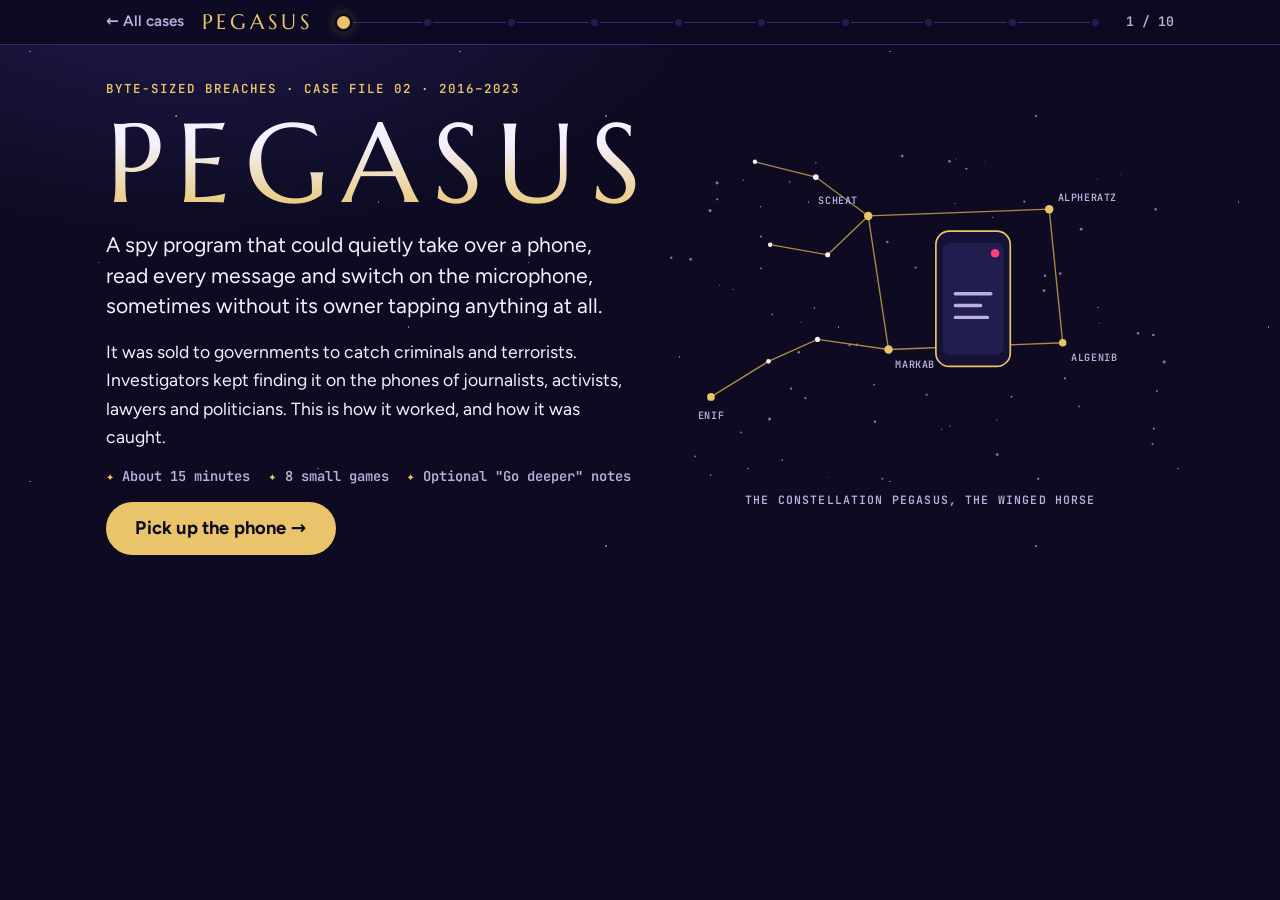
<file: pegasus.html>
<!doctype html>
<html lang="en">
<head>
<meta charset="utf-8">
<meta name="viewport" content="width=device-width, initial-scale=1, viewport-fit=cover">
<title>Pegasus</title>
<meta name="claude:viewport-fit-sides" content="cover">
<meta name="description" content="A playable explainer of the Pegasus spyware: one-click and zero-click phone hacks, what it could see, who was targeted, and how it was caught.">
<meta http-equiv="Content-Security-Policy" content="default-src 'self'; script-src 'self'; style-src 'self' 'unsafe-inline'; font-src 'self'; img-src 'self' data: https://theodoros997.goatcounter.com; connect-src 'none'; object-src 'none'; base-uri 'none'; form-action 'none'; upgrade-insecure-requests">
<meta name="referrer" content="no-referrer">
<link rel="stylesheet" href="fonts/fonts.css">
<style>
/* Layout: one chapter at a time under a night sky. Progress is drawn as a constellation; every game runs on a phone held up beside its explanation. Gold = starlight and safety, magenta = the spy. */
:root{
  --sky:#0d0a22; --sky-2:#161236; --sky-3:#221d4f; --rule:#342c6c;
  --star:#f4f1ff; --star-dim:#b8b1de; --star-faint:rgba(244,241,255,.5);
  --gold:#e9c46b; --gold-dim:#a98b45;
  --spy:#ff3f78; --spy-ink:#d81f58; --spy-soft:rgba(255,63,120,.14);
  --safe:#42d39b; --warn:#ffb547;
  --bezel:#050411; --glow:rgba(233,196,107,.35);
  --screen:#f6f5fb; --screen-2:#e7e5f0; --screen-ink:#16132c; --screen-dim:#6c6790;
  --bubble:#2f7cf6; --on-bubble:#ffffff; --link:#1f63d8;
  --wall-a:#2b2466; --wall-b:#0f0c28;
  --glass:rgba(255,255,255,.16); --glass-strong:rgba(255,255,255,.26);
  --call-ok:#34c759; --call-no:#ff3b30;
  --console:#08061a;
  --app-1:#3478f6; --app-2:#28b463; --app-3:#f5a623; --app-4:#e2445c; --app-5:#8e5cf7; --app-6:#16a2b8; --app-7:#5c6b80; --app-8:#ef7d32; --app-9:#d63c8f;
  --font-display:"Marcellus","Trajan Pro",Georgia,serif;
  --font-body:"Figtree","Segoe UI",system-ui,sans-serif;
  --font-mono:"JetBrains Mono",ui-monospace,Menlo,Consolas,monospace;
  color-scheme:dark;
  padding-top:env(safe-area-inset-top,0px);
  padding-bottom:env(safe-area-inset-bottom,0px);
}
*{box-sizing:border-box}
html{background:var(--sky)}
body{margin:0;color:var(--star);font:400 1.1rem/1.62 var(--font-body);-webkit-text-size-adjust:100%;
  background-color:var(--sky);
  background-image:
    radial-gradient(1.3px 1.3px at 7% 12%,var(--star-faint) 60%,transparent 64%),
    radial-gradient(1px 1px at 23% 61%,var(--star-faint) 60%,transparent 64%),
    radial-gradient(1.6px 1.6px at 41% 27%,var(--star-faint) 60%,transparent 64%),
    radial-gradient(1px 1px at 58% 83%,var(--star-faint) 60%,transparent 64%),
    radial-gradient(1.2px 1.2px at 74% 9%,var(--star-faint) 60%,transparent 64%),
    radial-gradient(1px 1px at 88% 47%,var(--star-faint) 60%,transparent 64%),
    radial-gradient(1.4px 1.4px at 95% 76%,var(--star-faint) 60%,transparent 64%),
    radial-gradient(900px 500px at 15% -10%,var(--sky-3) 0%,transparent 60%);
  background-size:430px 430px,430px 430px,430px 430px,430px 430px,430px 430px,430px 430px,430px 430px,100% 100%;
  background-repeat:repeat,repeat,repeat,repeat,repeat,repeat,repeat,no-repeat}
[hidden]{display:none!important}
.sr-only{position:absolute;width:1px;height:1px;padding:0;margin:-1px;overflow:hidden;clip:rect(0 0 0 0);white-space:nowrap;border:0}
img,svg{max-width:100%}
a{color:var(--gold)}
b,strong{font-weight:700}
.mono{font-family:var(--font-mono)}
q{quotes:"\201C" "\201D"}

/* ---------- top bar: constellation progress ---------- */
body::before{content:"";position:fixed;inset:0 0 auto;height:env(safe-area-inset-top,0px);z-index:10;background:var(--sky)}
.topbar{position:sticky;top:env(safe-area-inset-top,0px);z-index:5;background:color-mix(in srgb,var(--sky) 92%,transparent);backdrop-filter:blur(8px);border-bottom:1px solid var(--rule)}
.topbar-in{max-width:1100px;margin:0 auto;padding-block:8px;padding-left:max(16px,env(safe-area-inset-left,0px));padding-right:max(16px,env(safe-area-inset-right,0px));display:flex;align-items:center;gap:6px 18px;flex-wrap:wrap}
.home{color:var(--star-dim);text-decoration:none;font:600 .95rem/1 var(--font-body);padding:6px 0}
.home:hover{color:var(--star)}
.case{font:400 1.3rem/1 var(--font-display);letter-spacing:.18em;text-transform:uppercase;color:var(--gold)}
.progress{flex:1;min-width:0}
.progress ol{list-style:none;display:flex;justify-content:space-between;margin:0;padding:0;position:relative}
.progress ol::before{content:"";position:absolute;left:10px;right:10px;top:50%;height:1px;background:var(--rule)}
.progress li{position:relative;z-index:1}
.pip{appearance:none;width:24px;height:28px;border:0;background:transparent;cursor:pointer;padding:0;display:grid;place-items:center}
.pip::after{content:"";width:7px;height:7px;border-radius:50%;background:var(--sky-3);box-shadow:0 0 0 2px var(--sky);transition:all .25s}
.pip.done::after{background:var(--star-dim)}
.pip.on::after{width:13px;height:13px;background:var(--gold);box-shadow:0 0 0 3px var(--sky),0 0 12px 2px var(--glow)}
.pip:hover::after{background:var(--star)}
.pip:focus-visible{outline:2px solid var(--gold);outline-offset:1px;border-radius:6px}
.count{font:600 .82rem/1 var(--font-mono);color:var(--star-dim);font-variant-numeric:tabular-nums;white-space:nowrap}
@media (max-width:640px){.progress{order:3;flex-basis:100%}.case{margin-right:auto}}

/* ---------- chapters ---------- */
main{max-width:1100px;margin:0 auto;padding-left:max(16px,env(safe-area-inset-left,0px));padding-right:max(16px,env(safe-area-inset-right,0px))}
.chapter{padding-block:36px 56px;display:flex;flex-direction:column;gap:22px}
.chapter>*{margin:0}
.eyebrow{font:600 .78rem/1.3 var(--font-mono);letter-spacing:.16em;text-transform:uppercase;color:var(--gold)}
h1,h2,h3{text-wrap:balance}
h2{font:400 clamp(2.1rem,5.2vw,3.4rem)/1.05 var(--font-display);letter-spacing:.01em}
h1:focus,h2:focus{outline:none}
.narr{max-width:66ch;display:flex;flex-direction:column;gap:.85em}
.narr p{margin:0}
.narr em{color:var(--gold);font-style:normal}

/* ---------- hero ---------- */
.hero-grid{display:grid;grid-template-columns:minmax(0,1.05fr) minmax(0,1fr);gap:28px;align-items:center}
@media (max-width:820px){.hero-grid{grid-template-columns:minmax(0,1fr)}}
.hero-copy{display:flex;flex-direction:column;gap:16px}
.hero-copy>*{margin:0}
.title{font:400 clamp(3.4rem,11vw,7rem)/.9 var(--font-display);letter-spacing:.12em;text-transform:uppercase;background:linear-gradient(180deg,var(--star) 30%,var(--gold) 100%);-webkit-background-clip:text;background-clip:text;color:transparent}
.lede{font-size:1.32rem;line-height:1.45}
.meta{list-style:none;padding:0;display:flex;flex-wrap:wrap;gap:6px 18px;font:600 .86rem/1.3 var(--font-mono);color:var(--star-dim)}
.meta li::before{content:"\2726\00a0";color:var(--gold)}
.hero-art{margin:0;display:flex;flex-direction:column;gap:8px}
.hero-svg{display:block;width:100%;height:auto}
.hero-cap{font:600 .72rem/1.4 var(--font-mono);letter-spacing:.1em;text-transform:uppercase;color:var(--star-dim);text-align:center}
.c-line{stroke:var(--gold-dim);stroke-width:1.6;fill:none;stroke-dasharray:1400;stroke-dashoffset:1400;animation:draw 3s ease-out .2s forwards}
.c-star{fill:var(--star)}
.c-star.big{fill:var(--gold)}
.c-tw{animation:twinkle 3.2s ease-in-out infinite}
.c-tw.d1{animation-delay:-1s}.c-tw.d2{animation-delay:-2.1s}
.c-name{font:600 12px var(--font-mono);fill:var(--star-dim);letter-spacing:.06em}
.bg-star{fill:var(--star-faint)}
.h-phone{fill:var(--sky-2);stroke:var(--gold);stroke-width:2}
.h-screen{fill:var(--sky-3)}
.h-rec{fill:var(--spy);animation:pulse 1.6s ease-in-out infinite}
@keyframes draw{to{stroke-dashoffset:0}}
@keyframes twinkle{0%,100%{opacity:1}50%{opacity:.45}}
@keyframes pulse{0%,100%{opacity:1}50%{opacity:.25}}

/* ---------- stage (game surface) ---------- */
.stage{position:relative;background:linear-gradient(160deg,var(--sky-2),color-mix(in srgb,var(--sky-2) 70%,var(--sky)));border:1px solid var(--rule);border-radius:24px;padding:34px clamp(14px,3vw,32px) 26px;display:grid;grid-template-columns:auto minmax(0,1fr);gap:22px 34px;align-items:start;margin-top:12px!important}
.stage.wide{grid-template-columns:minmax(0,1fr)}
.stage-tag{position:absolute;top:-14px;left:22px;background:var(--gold);color:var(--sky);font:600 .72rem/1 var(--font-mono);letter-spacing:.12em;text-transform:uppercase;padding:8px 13px;border-radius:999px;white-space:nowrap;max-width:calc(100% - 44px);overflow:hidden;text-overflow:ellipsis}
@media (max-width:780px){.stage{grid-template-columns:minmax(0,1fr)}}
.panel{display:flex;flex-direction:column;gap:14px;min-width:0}
.panel>*{margin:0}
.panel h3{font:400 1.55rem/1.15 var(--font-display);color:var(--gold)}
.status{min-height:1.6em;font-weight:600}
.status.good{color:var(--safe)}
.status.bad{color:var(--spy)}
.hint{font-size:.96rem;color:var(--star-dim)}
.note{font-size:.92rem;color:var(--star-dim)}

/* ---------- buttons ---------- */
.btn{appearance:none;border:0;border-radius:999px;background:var(--gold);color:var(--sky);font:700 1rem/1 var(--font-body);letter-spacing:.01em;padding:.85em 1.3em;cursor:pointer;transition:transform .12s,background-color .2s,box-shadow .2s,opacity .2s;text-decoration:none;display:inline-flex;align-items:center;gap:.45em}
.btn:hover{background:var(--star)}
.btn:active{transform:translateY(1px)}
.btn:focus-visible,.choice:focus-visible,.app:focus-visible,.proc:focus-visible,.op:focus-visible,.seg button:focus-visible,.qbtn:focus-visible,.cbtn:focus-visible{outline:3px solid var(--gold);outline-offset:3px}
.btn:disabled{opacity:.4;cursor:not-allowed;transform:none}
.btn.spy{background:var(--spy);color:var(--on-bubble)}
.btn.spy:hover{background:var(--spy-ink)}
.btn.ghost{background:transparent;color:var(--star);box-shadow:inset 0 0 0 1.5px var(--star-dim)}
.btn.ghost:hover{box-shadow:inset 0 0 0 1.5px var(--star);background:var(--glass)}
.btn.big{font-size:1.15rem;padding:.95em 1.6em}
.controls{display:flex;flex-wrap:wrap;gap:10px;align-items:center}

/* ---------- go deeper ---------- */
details.deeper{background:var(--sky-2);border:1px solid var(--rule);border-radius:16px;max-width:82ch}
details.deeper summary{cursor:pointer;padding:15px 18px;font:600 .8rem/1.3 var(--font-mono);letter-spacing:.12em;text-transform:uppercase;color:var(--gold);list-style:none;display:flex;gap:10px;align-items:center}
details.deeper summary::-webkit-details-marker{display:none}
details.deeper summary::before{content:"\2726";transition:transform .25s}
details.deeper[open] summary::before{transform:rotate(45deg)}
details.deeper summary:focus-visible{outline:3px solid var(--gold);outline-offset:2px;border-radius:16px}
.deeper-body{padding:0 20px 20px 42px;display:flex;flex-direction:column;gap:.75em;font-size:1.02rem;color:var(--star-dim)}
.deeper-body p{margin:0}
.deeper-body b{color:var(--star)}
.deeper-body code{font-family:var(--font-mono);font-size:.88em;color:var(--star);background:var(--sky-3);padding:.05em .35em;border-radius:4px;overflow-wrap:anywhere}

.chap-nav{display:flex;justify-content:space-between;gap:12px;flex-wrap:wrap;padding-top:20px;border-top:1px solid var(--rule)}
.chap-nav .spacer{flex:1}

/* ---------- phone ---------- */
.phone{position:relative;width:min(276px,100%);height:556px;border-radius:46px;background:var(--screen);border:10px solid var(--bezel);box-shadow:0 0 0 1px var(--rule),0 34px 70px -34px var(--glow);overflow:hidden;color:var(--screen-ink);flex:none;display:flex;flex-direction:column;justify-self:center}
.island{position:absolute;top:9px;left:50%;width:86px;height:25px;margin-left:-43px;background:var(--bezel);border-radius:14px;z-index:6}
.sbar{display:flex;justify-content:space-between;align-items:center;padding:12px 24px 0;font:700 .8rem/1 var(--font-body);height:40px;flex:none;position:relative;z-index:5}
.sbar svg{width:44px;height:12px}
.sbar .bars{fill:currentColor}
.screen{flex:1;position:relative;overflow:hidden;display:flex;flex-direction:column;min-height:0}
.phone.dark{background:var(--wall-b);color:var(--on-bubble)}
.phone.wall{background:linear-gradient(170deg,var(--wall-a),var(--wall-b));color:var(--on-bubble)}

/* lock screen (game 1) */
.lock-time{text-align:center;font:600 3.6rem/1 var(--font-body);letter-spacing:-.02em;margin-top:8px}
.lock-date{text-align:center;font:600 .85rem/1 var(--font-body);opacity:.85;margin-top:6px}
.notifs{list-style:none;margin:16px 0 0;padding:0 10px;display:flex;flex-direction:column;gap:6px;overflow:hidden}
.notif{background:var(--glass);border-radius:16px;padding:8px 10px;display:grid;grid-template-columns:30px minmax(0,1fr);gap:2px 9px;align-items:center;transition:opacity .3s,transform .3s,background-color .3s;border:2px solid transparent}
.notif .ic{grid-row:1 / span 2;width:30px;height:30px;border-radius:8px;display:grid;place-items:center}
.notif .ic svg{width:18px;height:18px;fill:var(--on-bubble)}
.notif .nt{font:700 .78rem/1.2 var(--font-body);display:flex;justify-content:space-between;gap:6px;min-width:0}
.notif .nt span{overflow:hidden;text-overflow:ellipsis;white-space:nowrap}
.notif .nb{font:400 .76rem/1.25 var(--font-body);opacity:.9;overflow:hidden;text-overflow:ellipsis;white-space:nowrap}
.notif.wait{opacity:.35}
.notif.cur{background:var(--glass-strong);border-color:var(--gold);transform:scale(1.02)}
.notif .tag{font:700 .58rem/1 var(--font-mono);letter-spacing:.06em;text-transform:uppercase;padding:3px 5px;border-radius:4px;flex:none}
.notif .tag.auto{background:var(--spy);color:var(--on-bubble)}
.notif .tag.manual{background:var(--safe);color:var(--sky)}
.choice-row{display:flex;flex-wrap:wrap;gap:10px}
.choice{appearance:none;flex:1 1 180px;border:1.5px solid var(--star-dim);background:transparent;color:var(--star);border-radius:16px;padding:14px 16px;font:700 1rem/1.25 var(--font-body);cursor:pointer;text-align:left;display:flex;flex-direction:column;gap:3px;transition:background-color .2s,border-color .2s}
.choice small{font-weight:400;color:var(--star-dim);font-size:.86rem}
.choice:hover{background:var(--glass);border-color:var(--star)}
.choice:disabled{opacity:.45;cursor:not-allowed}
.doorcard{background:var(--sky-3);border-radius:16px;padding:14px 16px;display:flex;flex-direction:column;gap:6px}
.doorcard .k{font:600 .72rem/1 var(--font-mono);letter-spacing:.12em;text-transform:uppercase;color:var(--star-dim)}
.doorcard .v{font:700 1.15rem/1.3 var(--font-body)}
.score{font:600 .9rem/1 var(--font-mono);color:var(--star-dim)}

/* messages (game 2) */
.m-head{display:flex;flex-direction:column;align-items:center;gap:4px;padding:4px 0 10px;border-bottom:1px solid var(--screen-2);flex:none}
.m-av{width:40px;height:40px;border-radius:50%;background:var(--screen-dim);color:var(--screen);display:grid;place-items:center;font:700 1.1rem var(--font-body)}
.m-name{font:600 .78rem/1 var(--font-body);color:var(--screen-dim)}
.m-body{flex:1;padding:12px 12px;display:flex;flex-direction:column;gap:8px;overflow:hidden}
.m-day{text-align:center;font:600 .66rem/1 var(--font-body);color:var(--screen-dim)}
.bub{max-width:86%;background:var(--screen-2);border-radius:18px 18px 18px 6px;padding:9px 12px;font:400 .86rem/1.35 var(--font-body);align-self:flex-start}
.bub a,.bub .lnk{color:var(--link);text-decoration:underline;overflow-wrap:anywhere;font-weight:600}
.bub.me{align-self:flex-end;background:var(--bubble);color:var(--on-bubble);border-radius:18px 18px 6px 18px}
.browser{position:absolute;inset:0;background:var(--screen);display:flex;flex-direction:column;z-index:4}
.url{margin:6px 10px;background:var(--screen-2);border-radius:10px;padding:8px 10px;font:600 .72rem/1 var(--font-mono);color:var(--screen-dim);overflow:hidden;white-space:nowrap;text-overflow:ellipsis}
.blank{flex:1;display:grid;place-items:center;color:var(--screen-dim);font-size:.8rem}
.spin{width:26px;height:26px;border-radius:50%;border:3px solid var(--screen-2);border-top-color:var(--screen-dim);animation:spin .8s linear infinite}
@keyframes spin{to{transform:rotate(360deg)}}
.trident{display:grid;grid-template-columns:repeat(3,minmax(0,1fr));gap:10px}
.prong{background:var(--sky-3);border:1.5px solid var(--rule);border-radius:14px;padding:12px;display:flex;flex-direction:column;gap:6px;transition:border-color .3s,background-color .3s;min-width:0}
.prong .pn{font:600 .7rem/1 var(--font-mono);letter-spacing:.1em;color:var(--star-dim)}
.prong .pt{font:700 1rem/1.2 var(--font-body)}
.prong .pd{font-size:.88rem;color:var(--star-dim);line-height:1.4}
.prong.lit{border-color:var(--spy);background:var(--spy-soft)}
.prong.lit .pn{color:var(--spy)}
@media (max-width:560px){.trident{grid-template-columns:minmax(0,1fr)}}
.outcome{border-radius:16px;padding:14px 16px;background:var(--sky-3);display:flex;flex-direction:column;gap:8px;border-left:0}
.outcome>*{margin:0}
.outcome.good{box-shadow:inset 0 0 0 1.5px var(--safe)}
.outcome.bad{box-shadow:inset 0 0 0 1.5px var(--spy)}
.outcome .oh{font:400 1.35rem/1.15 var(--font-display)}
.outcome.good .oh{color:var(--safe)}
.outcome.bad .oh{color:var(--spy)}

/* call (game 3) */
.call{flex:1;display:flex;flex-direction:column;align-items:center;padding:30px 16px 34px;gap:6px;text-align:center}
.call .who{font:600 1.5rem/1.15 var(--font-body)}
.call .sub{font-size:.85rem;opacity:.75}
.call .ring{margin-top:30px;width:90px;height:90px;border-radius:50%;border:2px solid var(--glass-strong);display:grid;place-items:center;animation:ringpulse 1.2s ease-out infinite}
.call .ring svg{width:38px;height:38px;fill:var(--on-bubble)}
@keyframes ringpulse{0%{box-shadow:0 0 0 0 var(--glass-strong)}100%{box-shadow:0 0 0 26px transparent}}
.call .btns{margin-top:auto;display:flex;justify-content:space-between;width:100%;padding:0 12px}
.cbtn{appearance:none;border:0;width:64px;height:64px;border-radius:50%;display:grid;place-items:center;cursor:pointer;color:var(--on-bubble)}
.cbtn svg{width:28px;height:28px;fill:currentColor}
.cbtn.no{background:var(--call-no)} .cbtn.yes{background:var(--call-ok)}
.cbtn:disabled{opacity:.4;cursor:default}
.cbtn-l{font-size:.72rem;margin-top:6px;opacity:.85}
.calllog{flex:1;padding:8px 14px;display:flex;flex-direction:column;gap:0}
.calllog h4{margin:0 0 8px;font:700 1.5rem/1.1 var(--font-body)}
.cl-row{display:flex;justify-content:space-between;align-items:center;padding:10px 0;border-bottom:1px solid var(--screen-2);font-size:.86rem;transition:opacity .8s,max-height .8s;max-height:60px;overflow:hidden}
.cl-row .n{font-weight:600}
.cl-row.missed .n{color:var(--call-no)}
.cl-row .t{color:var(--screen-dim);font-size:.78rem}
.cl-row.gone{opacity:0;max-height:0;padding:0;border:0}
.log{margin:0;padding:14px 16px;background:var(--console);border:1px solid var(--rule);border-radius:14px;font:500 .84rem/1.6 var(--font-mono);color:var(--star-dim);list-style:none;min-height:190px;display:flex;flex-direction:column;gap:2px}
.log li{display:grid;grid-template-columns:4.2em minmax(0,1fr);gap:8px}
.log li .ts{color:var(--gold-dim)}
.log li.bad{color:var(--spy)}
.log li.you{color:var(--star)}
.log li.idle{display:block;color:var(--star-dim);font-style:italic}

/* picture computer (game 4) */
.lvl-tabs{display:flex;flex-wrap:wrap;gap:8px}
.lvl-tabs button{appearance:none;border:1.5px solid var(--rule);background:transparent;color:var(--star-dim);border-radius:999px;padding:7px 14px;font:600 .82rem/1 var(--font-mono);cursor:pointer}
.lvl-tabs button.on{background:var(--sky-3);border-color:var(--gold);color:var(--gold)}
.lvl-tabs button.done::after{content:" \2713";color:var(--safe)}
.pix-wrap{display:flex;flex-direction:column;gap:10px;overflow-x:auto}
.pix-row{display:grid;grid-template-columns:7.5em repeat(8,minmax(24px,40px));gap:5px;align-items:center}
.pix-row .rl{font:600 .8rem/1.2 var(--font-mono);color:var(--star-dim);letter-spacing:.04em}
.px{aspect-ratio:1;border-radius:5px;background:var(--screen);border:1.5px solid var(--rule)}
.px.on{background:var(--bezel);border-color:var(--star-dim)}
.pix-row.res .px{box-shadow:inset 0 0 0 2px var(--gold-dim)}
.pix-row.res.ok .px{box-shadow:inset 0 0 0 2px var(--safe)}
.pix-row.target .px{opacity:.75}
.pix-sep{height:1px;background:var(--rule);margin:2px 0}
.ops{display:flex;flex-wrap:wrap;gap:8px;align-items:center}
.ops .ol{font:600 .8rem/1 var(--font-mono);color:var(--star-dim);margin-right:4px;min-width:7em}
.op{appearance:none;border:1.5px solid var(--star-dim);background:transparent;color:var(--star);border-radius:10px;padding:9px 14px;font:700 .9rem/1 var(--font-mono);cursor:pointer}
.op:hover{background:var(--glass)}
.op.on{background:var(--gold);color:var(--sky);border-color:var(--gold)}
.rules{display:grid;grid-template-columns:repeat(auto-fit,minmax(min(100%,190px),1fr));gap:8px}
.rule{background:var(--sky-3);border-radius:12px;padding:10px 12px;font-size:.9rem;color:var(--star-dim)}
.rule b{font-family:var(--font-mono);color:var(--gold);display:block;font-size:.95rem}
.sum-cols{display:grid;grid-template-columns:7.5em repeat(8,minmax(24px,40px));gap:5px;font:600 .7rem/1 var(--font-mono);color:var(--star-dim);text-align:center}
@media (max-width:560px){.pix-row,.sum-cols{grid-template-columns:5.4em repeat(8,minmax(0,1fr));gap:4px}.pix-row .rl{font-size:.68rem}.sum-cols{font-size:.6rem}}

/* what it sees (game 5) */
.e2e{display:grid;grid-template-columns:auto minmax(0,1fr) auto;gap:10px;align-items:start;background:var(--console);border:1px solid var(--rule);border-radius:14px;padding:12px 14px;grid-column:1 / -1}
.e2e .end{font:600 .78rem/1.3 var(--font-body);text-align:center;display:flex;flex-direction:column;gap:4px;align-items:center}
.e2e .end .plain{background:var(--screen);color:var(--screen-ink);padding:5px 9px;border-radius:10px;font:600 .8rem/1 var(--font-body);white-space:nowrap}
.e2e .wire{position:relative;height:30px;border-top:2px dashed var(--rule);top:14px;overflow:hidden}
.e2e .cipher{position:absolute;top:-24px;left:0;font:600 .78rem/1 var(--font-mono);color:var(--gold);white-space:nowrap;animation:travel 3.4s linear infinite}
@keyframes travel{from{left:0%;transform:translateX(0)}to{left:100%;transform:translateX(-100%)}}
.e2e .eye{color:var(--spy);font:700 .7rem/1 var(--font-mono);letter-spacing:.06em}
.e2e .eye svg{width:22px;height:22px;fill:var(--spy)}
.e2e-cap{grid-column:1 / -1;font-size:.9rem;color:var(--star-dim);margin-top:-6px!important}
.home-grid{display:grid;grid-template-columns:repeat(3,minmax(0,1fr));gap:16px 10px;padding:22px 16px}
.app{appearance:none;border:0;background:transparent;color:var(--on-bubble);display:flex;flex-direction:column;align-items:center;gap:5px;cursor:pointer;font:600 .7rem/1.1 var(--font-body);padding:0}
.app .ai{width:54px;height:54px;border-radius:14px;display:grid;place-items:center;transition:transform .15s,box-shadow .3s}
.app .ai svg{width:28px;height:28px;fill:var(--on-bubble)}
.app:active .ai{transform:scale(.93)}
.app.copied .ai{box-shadow:0 0 0 3px var(--spy)}
.pg-toggle{display:flex;align-items:center;gap:12px;padding:12px 14px;border-radius:14px;background:var(--sky-3);cursor:pointer;font-weight:700}
.pg-toggle input{appearance:none;width:52px;height:30px;border-radius:999px;background:var(--rule);position:relative;cursor:pointer;flex:none;margin:0;transition:background-color .2s}
.pg-toggle input::after{content:"";position:absolute;top:3px;left:3px;width:24px;height:24px;border-radius:50%;background:var(--star);transition:transform .2s}
.pg-toggle input:checked{background:var(--spy)}
.pg-toggle input:checked::after{transform:translateX(22px)}
.pg-toggle input:focus-visible{outline:3px solid var(--gold);outline-offset:3px}
.console{background:var(--console);border:1px solid var(--rule);border-radius:16px;overflow:hidden;display:flex;flex-direction:column}
.console.live{border-color:var(--spy)}
.console-h{display:flex;justify-content:space-between;align-items:center;gap:8px;padding:10px 14px;border-bottom:1px solid var(--rule);font:600 .74rem/1 var(--font-mono);letter-spacing:.1em;text-transform:uppercase;color:var(--star-dim)}
.console.live .console-h{color:var(--spy)}
.rec{display:inline-flex;gap:6px;align-items:center}
.rec::before{content:"";width:8px;height:8px;border-radius:50%;background:var(--rule)}
.console.live .rec::before{background:var(--spy);animation:pulse 1.2s infinite}
.feed{list-style:none;margin:0;padding:10px 14px;display:flex;flex-direction:column;gap:8px;min-height:260px;max-height:340px;overflow:auto;font-size:.9rem}
.feed li{display:grid;grid-template-columns:auto minmax(0,1fr);gap:10px;align-items:start;animation:feedin .35s ease}
.feed li .fk{font:600 .68rem/1.6 var(--font-mono);letter-spacing:.06em;text-transform:uppercase;color:var(--spy);white-space:nowrap}
.feed li .fv{color:var(--star)}
.feed li .fv small{display:block;color:var(--star-dim);font-size:.8rem}
.feed li.idle{display:block;color:var(--star-dim);font-style:italic}
@keyframes feedin{from{opacity:0;transform:translateY(-4px)}to{opacity:1;transform:none}}
.example{font:600 .7rem/1 var(--font-mono);letter-spacing:.08em;text-transform:uppercase;color:var(--star-dim)}

/* watched (game 6) */
.fx-grid{display:grid;grid-template-columns:repeat(auto-fill,minmax(30px,1fr));gap:6px}
.fx{aspect-ratio:9/16;border-radius:6px;border:1.5px solid var(--rule);background:var(--sky-3);position:relative;transition:background-color .2s,border-color .2s}
.fx::after{content:"";position:absolute;left:30%;right:30%;bottom:8%;height:2px;border-radius:2px;background:var(--rule)}
.fx.scan{border-color:var(--gold);box-shadow:0 0 10px var(--glow)}
.fx.inf{background:var(--spy);border-color:var(--spy)}
.fx.att{background:var(--warn);border-color:var(--warn)}
.fx.none{background:transparent;border-style:dashed}
.legend{display:flex;flex-wrap:wrap;gap:6px 18px;font:600 .88rem/1.3 var(--font-mono);font-variant-numeric:tabular-nums}
.legend span{display:inline-flex;align-items:center;gap:7px}
.sw{width:12px;height:18px;border-radius:3px;border:1.5px solid var(--rule);display:inline-block;flex:none}
.sw.inf{background:var(--spy);border-color:var(--spy)} .sw.att{background:var(--warn);border-color:var(--warn)} .sw.none{border-style:dashed}
.tiles{display:grid;grid-template-columns:repeat(auto-fit,minmax(min(100%,160px),1fr));gap:12px}
.tile{background:var(--sky-2);border:1px solid var(--rule);border-radius:16px;padding:14px 16px;display:flex;flex-direction:column;gap:4px}
.tile b{font:400 2.3rem/1 var(--font-display);color:var(--gold)}
.tile span{color:var(--star-dim);font-size:.95rem;line-height:1.35}
.story{max-width:72ch;color:var(--star-dim);font-size:1rem;border-top:1px solid var(--rule);padding-top:14px}
.story b{color:var(--star)}

/* hunters (game 7) */
.term{background:var(--console);border:1px solid var(--rule);border-radius:16px;overflow:hidden}
.term-h{display:flex;gap:6px;align-items:center;padding:10px 14px;border-bottom:1px solid var(--rule);font:600 .74rem/1 var(--font-mono);color:var(--star-dim);letter-spacing:.06em}
.term-h i{width:10px;height:10px;border-radius:50%;background:var(--rule);display:inline-block}
.procs{list-style:none;margin:0;padding:8px;display:grid;grid-template-columns:repeat(auto-fill,minmax(min(100%,250px),1fr));gap:6px}
.proc{appearance:none;width:100%;display:grid;grid-template-columns:3.4em minmax(0,1fr) auto;gap:10px;align-items:center;background:transparent;border:1.5px solid transparent;border-radius:10px;color:var(--star);padding:9px 10px;font:500 .9rem/1.2 var(--font-mono);cursor:pointer;text-align:left}
.proc:hover{background:var(--glass)}
.proc .pid{color:var(--gold-dim);font-size:.78rem}
.proc .flag{font:700 .62rem/1 var(--font-mono);letter-spacing:.06em;text-transform:uppercase;padding:4px 6px;border-radius:4px;opacity:0}
.proc.flagged{border-color:var(--warn)}
.proc.flagged .flag{opacity:1;background:var(--warn);color:var(--sky)}
.proc.hit{border-color:var(--spy);background:var(--spy-soft)}
.proc.hit .flag{opacity:1;background:var(--spy);color:var(--on-bubble)}
.proc.miss{border-color:var(--spy);border-style:dashed}
.proc.miss .flag{opacity:1;background:transparent;color:var(--spy);box-shadow:inset 0 0 0 1px var(--spy)}
.proc.wrong{border-color:var(--star-dim);border-style:dashed}
.proc.wrong .flag{opacity:1;background:transparent;color:var(--star-dim);box-shadow:inset 0 0 0 1px var(--star-dim)}
.proc:disabled{cursor:default}
.explain{display:grid;grid-template-columns:repeat(auto-fit,minmax(min(100%,230px),1fr));gap:10px}
.explain div{background:var(--sky-3);border-radius:12px;padding:10px 12px;font-size:.92rem;color:var(--star-dim)}
.explain code{font-family:var(--font-mono);color:var(--spy);font-weight:600}

/* defend (game 8) */
.quiz{display:grid;grid-template-columns:repeat(auto-fit,minmax(min(100%,230px),1fr));gap:12px}
.q{background:var(--sky-3);border:1.5px solid var(--rule);border-radius:16px;padding:14px;display:flex;flex-direction:column;gap:8px}
.q>*{margin:0}
.q .qy{font:600 .72rem/1 var(--font-mono);letter-spacing:.1em;color:var(--gold)}
.q .qt{font:700 1.02rem/1.3 var(--font-body)}
.q .qa{display:flex;gap:8px;margin-top:auto}
.qbtn{appearance:none;flex:1;border:1.5px solid var(--star-dim);background:transparent;color:var(--star);border-radius:999px;padding:8px;font:700 .88rem/1 var(--font-body);cursor:pointer}
.qbtn:hover{background:var(--glass)}
.qbtn:disabled{cursor:default;opacity:.5}
.qbtn.pick{opacity:1;background:var(--star);color:var(--sky)}
.q .qr{font-size:.88rem;color:var(--star-dim);line-height:1.4}
.q.right{border-color:var(--safe)} .q.right .qr b{color:var(--safe)}
.q.wrong{border-color:var(--spy)} .q.wrong .qr b{color:var(--spy)}
.seg{display:inline-flex;background:var(--sky-3);border-radius:999px;padding:4px;gap:4px;flex-wrap:wrap}
.seg button{appearance:none;border:0;background:transparent;color:var(--star-dim);border-radius:999px;padding:9px 16px;font:700 .92rem/1 var(--font-body);cursor:pointer}
.seg button.on{background:var(--gold);color:var(--sky)}
.cards{display:grid;grid-template-columns:repeat(auto-fit,minmax(min(100%,290px),1fr));gap:12px}
.dcard{background:var(--sky-2);border:1px solid var(--rule);border-radius:16px;padding:16px 18px;display:flex;flex-direction:column;gap:8px;transition:opacity .25s,border-color .25s}
.dcard>*{margin:0}
.dcard h3{font:400 1.35rem/1.15 var(--font-display);color:var(--star)}
.dcard p{color:var(--star-dim);font-size:.98rem}
.dcard .who{align-self:flex-start;font:700 .66rem/1 var(--font-mono);letter-spacing:.1em;text-transform:uppercase;padding:5px 8px;border-radius:4px;background:var(--sky-3);color:var(--gold)}
.dcard.dim{opacity:.4}
.dcard.hl{border-color:var(--gold)}

/* timeline */
.timeline{list-style:none;margin:0 0 0 8px;padding:0;max-width:78ch;border-left:1px solid var(--gold-dim)}
.timeline li{position:relative;padding:0 0 22px 26px}
.timeline li:last-child{padding-bottom:4px}
.timeline li::before{content:"\2726";position:absolute;left:-8px;top:0;font-size:15px;line-height:1.4;color:var(--gold);background:var(--sky)}
.timeline li.hot::before{color:var(--spy)}
.timeline time{display:block;font:600 .8rem/1.3 var(--font-mono);letter-spacing:.08em;color:var(--gold);text-transform:uppercase}
.timeline p{margin:3px 0 0;color:var(--star-dim)}
.timeline p b{color:var(--star)}
.ref{font:600 .74rem/1 var(--font-mono);text-decoration:none;color:var(--gold);margin-left:3px;white-space:nowrap}
.sources{margin:0;padding-left:1.6em;max-width:82ch;display:flex;flex-direction:column;gap:6px;color:var(--star-dim);font-size:1rem}
.sources a{overflow-wrap:anywhere}
h3.sec{font:400 1.8rem/1 var(--font-display);margin:8px 0 0}
.support{margin:28px 0;padding:20px 22px;border:1px solid var(--gold-dim);border-radius:18px;background:var(--sky-2);display:flex;flex-wrap:wrap;align-items:center;justify-content:space-between;gap:14px 24px}
.support h3{margin:0 0 4px;font:400 1.4rem/1.15 var(--font-display);color:var(--gold)}
.support .nw{white-space:nowrap}
.support p{margin:0;color:var(--star-dim);max-width:58ch}
.credits{font-size:.95rem;color:var(--star-dim);max-width:72ch}

@media (prefers-reduced-motion: reduce){
  *,*::before,*::after{animation-duration:.01ms!important;animation-iteration-count:1!important;transition-duration:.01ms!important}
  .c-line{stroke-dashoffset:0}
}
</style>
</head>
<body>
<header class="topbar">
  <div class="topbar-in">
    <a class="home" href="index.html">&larr; All cases</a>
    <span class="case">Pegasus</span>
    <nav class="progress" aria-label="Chapters"><ol id="progress"></ol></nav>
    <span class="count" id="count" aria-live="polite">1 / 10</span>
  </div>
</header>

<main id="main">

<!-- ================= START ================= -->
<section class="chapter" id="start" data-title="Start">
  <div class="hero-grid">
    <div class="hero-copy">
      <p class="eyebrow">Byte-Sized Breaches &middot; Case file 02 &middot; 2016&ndash;2023</p>
      <h1 class="title" tabindex="-1">Pegasus</h1>
      <p class="lede">A spy program that could quietly take over a phone, read every message and switch on the microphone, sometimes without its owner tapping anything at all.</p>
      <p>It was sold to governments to catch criminals and terrorists. Investigators kept finding it on the phones of journalists, activists, lawyers and politicians. This is how it worked, and how it was caught.</p>
      <ul class="meta"><li>About 15 minutes</li><li>8 small games</li><li>Optional "Go deeper" notes</li></ul>
      <div class="controls"><button class="btn big" type="button" data-go="next">Pick up the phone &rarr;</button></div>
    </div>
    <figure class="hero-art">
      <svg class="hero-svg" viewBox="0 0 600 420" role="img" aria-label="The Pegasus constellation drawn in gold. Inside its great square of stars sits a phone with a blinking red recording light.">
        <g id="hero-bg"></g>
        <path class="c-line" d="M452 96 L238 104 L262 262 L468 254 Z"/>
        <path class="c-line" d="M238 104 L176 58 L104 40 M238 104 L190 150 L122 138 M262 262 L178 250 L120 276 L52 318"/>
        <rect class="h-phone" x="318" y="122" width="88" height="160" rx="16"/>
        <rect class="h-screen" x="326" y="136" width="72" height="132" rx="8"/>
        <circle class="h-rec" cx="388" cy="148" r="5"/>
        <path d="M341 196 h42 M341 210 h30 M341 224 h38" style="stroke:var(--star-dim);stroke-width:4;stroke-linecap:round"/>
        <circle class="c-star big c-tw" cx="452" cy="96" r="5"/>
        <circle class="c-star big c-tw d1" cx="238" cy="104" r="5"/>
        <circle class="c-star big c-tw d2" cx="262" cy="262" r="5"/>
        <circle class="c-star big c-tw d1" cx="468" cy="254" r="4.4"/>
        <circle class="c-star c-tw d2" cx="176" cy="58" r="3.4"/>
        <circle class="c-star" cx="104" cy="40" r="2.6"/>
        <circle class="c-star c-tw" cx="190" cy="150" r="3"/>
        <circle class="c-star" cx="122" cy="138" r="2.6"/>
        <circle class="c-star c-tw d1" cx="178" cy="250" r="3"/>
        <circle class="c-star" cx="120" cy="276" r="2.8"/>
        <circle class="c-star big c-tw d2" cx="52" cy="318" r="4.6"/>
        <text class="c-name" x="462" y="86">ALPHERATZ</text>
        <text class="c-name" x="226" y="90" text-anchor="end">SCHEAT</text>
        <text class="c-name" x="270" y="284">MARKAB</text>
        <text class="c-name" x="478" y="276">ALGENIB</text>
        <text class="c-name" x="52" y="344" text-anchor="middle">ENIF</text>
      </svg>
      <figcaption class="hero-cap">The constellation Pegasus, the winged horse</figcaption>
    </figure>
  </div>
</section>

<!-- ================= 1 DOORS ================= -->
<section class="chapter" id="doors" data-title="Many doors" hidden>
  <p class="eyebrow">Chapter 1 &middot; Many doors</p>
  <h2 tabindex="-1">Your phone has more doors than you think</h2>
  <div class="narr">
    <p>In Greek myth, Pegasus was a winged horse that could fly over any wall. The spyware named after it was built to do the same to phones.</p>
    <p>Think of your phone as a house with many doors. Every app that receives something from outside (a message, a photo, a call) is a door. Behind each one, a bit of code opens whatever arrives.</p>
    <p>Some doors stay shut until <em>you</em> open them. Others open by themselves the moment something arrives. Guess which is which.</p>
  </div>
  <div class="stage">
    <span class="stage-tag">Game 1 &middot; Who opens the door?</span>
    <div class="phone wall" aria-label="A phone lock screen showing six notifications">
      <div class="island"></div>
      <div class="sbar"><span>9:41</span><svg viewBox="0 0 44 12" aria-hidden="true"><g class="bars"><rect x="0" y="8" width="3" height="4" rx="1"/><rect x="5" y="6" width="3" height="6" rx="1"/><rect x="10" y="3" width="3" height="9" rx="1"/><rect x="15" y="0" width="3" height="12" rx="1"/><rect x="24" y="1" width="18" height="10" rx="3" fill="none" stroke="currentColor" stroke-width="1.4"/><rect x="26" y="3" width="12" height="6" rx="1.5"/></g></svg></div>
      <div class="screen">
        <div class="lock-time">9:41</div>
        <div class="lock-date">Tuesday 10 August</div>
        <ul class="notifs" id="dr-list"></ul>
      </div>
    </div>
    <div class="panel">
      <div class="doorcard"><span class="k">Arriving now</span><span class="v" id="dr-what">A text message</span></div>
      <p>Does the phone open this by itself, or does it wait for you?</p>
      <div class="choice-row">
        <button class="choice" type="button" data-door="auto">Opens by itself<small>The phone handles it as soon as it arrives</small></button>
        <button class="choice" type="button" data-door="manual">Waits for me<small>Nothing happens until I tap</small></button>
      </div>
      <p class="status" id="dr-status" aria-live="polite"></p>
      <div class="controls"><button class="btn" type="button" id="dr-next" hidden>Next delivery &rarr;</button><span class="score" id="dr-score">0 of 6 answered</span></div>
    </div>
  </div>
  <details class="deeper">
    <summary>Go deeper &middot; Zero-days and who sells them</summary>
    <div class="deeper-body">
      <p>Every automatic door is part of the phone's <b>attack surface</b>: code that runs on data a stranger chose. If that code has a bug, the stranger may be able to take control of it.</p>
      <p>Pegasus needed bugs the phone's maker didn't know about yet. These are called <b>zero-days</b>, because the maker has had zero days to fix them. Working zero-days for iPhones and Android phones are rare and expensive.</p>
      <p>Pegasus is made by <b>NSO Group</b>, an Israeli company founded in 2010. NSO says it sells only to government agencies, to fight terrorism and serious crime. In 2016 The New York Times reported that NSO charged $650,000 to hack 10 iPhones, on top of a $500,000 setup fee.</p>
    </div>
  </details>
</section>

<!-- ================= 2 ONE CLICK ================= -->
<section class="chapter" id="oneclick" data-title="One tap" hidden>
  <p class="eyebrow">Chapter 2 &middot; One tap &middot; August 2016</p>
  <h2 tabindex="-1">The text message that wanted one tap</h2>
  <div class="narr">
    <p>In August 2016, <b>Ahmed Mansoor</b>, a well-known human rights activist in the United Arab Emirates, received two text messages from numbers he didn't know. They promised <q>new secrets</q> about prisoners tortured in Emirati jails. Each ended with a link.</p>
    <p>Mansoor had been targeted by spyware before. What would you do?</p>
  </div>
  <div class="stage">
    <span class="stage-tag">Game 2 &middot; To tap or not to tap</span>
    <div class="phone" aria-label="A messaging app showing a text from an unknown number with a link">
      <div class="island"></div>
      <div class="sbar"><span>9:41</span><svg viewBox="0 0 44 12" aria-hidden="true"><g class="bars"><rect x="0" y="8" width="3" height="4" rx="1"/><rect x="5" y="6" width="3" height="6" rx="1"/><rect x="10" y="3" width="3" height="9" rx="1"/><rect x="15" y="0" width="3" height="12" rx="1"/><rect x="24" y="1" width="18" height="10" rx="3" fill="none" stroke="currentColor" stroke-width="1.4"/><rect x="26" y="3" width="12" height="6" rx="1.5"/></g></svg></div>
      <div class="screen">
        <div class="m-head"><div class="m-av">?</div><div class="m-name">Unknown number</div></div>
        <div class="m-body">
          <div class="m-day">Wed 10 Aug, 11:03</div>
          <div class="bub">New secrets about torture of Emiratis in state prisons <span class="lnk">http://news-update.example/a8f3k</span></div>
          <div class="m-day">Thu 11 Aug, 09:47</div>
          <div class="bub">New secrets about torture of Emiratis in state prisons <span class="lnk">http://news-update.example/b2x9q</span></div>
        </div>
        <div class="browser" id="oc-browser" hidden><div class="url" id="oc-url">news-update.example/a8f3k</div><div class="blank"><div class="spin"></div></div></div>
      </div>
    </div>
    <div class="panel">
      <div class="choice-row">
        <button class="choice" type="button" data-oc="tap">Tap the link<small>Maybe it's real news</small></button>
        <button class="choice" type="button" data-oc="ignore">Ignore it<small>Delete and move on</small></button>
        <button class="choice" type="button" data-oc="report">Send it to researchers<small>Let experts take a look</small></button>
      </div>
      <div id="oc-tap" hidden>
        <div class="trident">
          <div class="prong" data-prong="0"><span class="pn">PRONG 1</span><span class="pt">Break into the browser</span><span class="pd">A bug in the phone's web engine lets the page run the attacker's code. You see a blank page.</span></div>
          <div class="prong" data-prong="1"><span class="pn">PRONG 2</span><span class="pt">Find the floor plan</span><span class="pd">A second bug reveals where the phone's core, the kernel, sits in memory. Phones shuffle that spot on purpose to make attacks harder.</span></div>
          <div class="prong" data-prong="2"><span class="pn">PRONG 3</span><span class="pt">Take the master keys</span><span class="pd">A third bug, inside the kernel itself, hands over full control. Pegasus installs and hides.</span></div>
        </div>
      </div>
      <div class="outcome" id="oc-out" hidden aria-live="polite"></div>
      <div class="controls"><button class="btn ghost" type="button" id="oc-again" hidden>Try another choice</button></div>
    </div>
  </div>
  <details class="deeper">
    <summary>Go deeper &middot; Trident and the million-dollar dissident</summary>
    <div class="deeper-body">
      <p>Citizen Lab, a research group at the University of Toronto, worked with the security company Lookout to analyse the attack. They called their report <b>"The Million Dollar Dissident"</b>, because governments had already spent heavily on spyware to target Mansoor in earlier years.</p>
      <p>The three bugs were <code>CVE-2016-4657</code> (memory corruption in WebKit, Safari's engine), <code>CVE-2016-4655</code> (a kernel information leak that defeated memory shuffling, known as KASLR) and <code>CVE-2016-4656</code> (kernel memory corruption that gave full control, a so-called jailbreak).</p>
      <p>The link pointed to a website run on NSO Group's infrastructure, with a name made to look harmless. The example link above is invented.</p>
      <p>Apple fixed all three bugs in <b>iOS 9.3.5</b> on 25 August 2016.</p>
    </div>
  </details>
</section>

<!-- ================= 3 ZERO CLICK ================= -->
<section class="chapter" id="zeroclick" data-title="Zero clicks" hidden>
  <p class="eyebrow">Chapter 3 &middot; Zero clicks &middot; May 2019</p>
  <h2 tabindex="-1">The call you can't refuse</h2>
  <div class="narr">
    <p>Relying on a tap is risky for the attacker: the target might not fall for it, and might report it. So the attackers went after the doors that open by themselves.</p>
    <p>In 2019 they used a bug in <b>WhatsApp</b>'s calling feature. To make your phone ring, the app first swaps a little data with the caller to set up the call. A booby-trapped call could break in during that setup, before you had decided anything.</p>
    <p>Try to stop it.</p>
  </div>
  <div class="stage">
    <span class="stage-tag">Game 3 &middot; Incoming call</span>
    <div class="phone dark" id="zc-phone" aria-label="A phone showing an incoming call">
      <div class="island"></div>
      <div class="sbar"><span>9:41</span><svg viewBox="0 0 44 12" aria-hidden="true"><g class="bars"><rect x="0" y="8" width="3" height="4" rx="1"/><rect x="5" y="6" width="3" height="6" rx="1"/><rect x="10" y="3" width="3" height="9" rx="1"/><rect x="15" y="0" width="3" height="12" rx="1"/><rect x="24" y="1" width="18" height="10" rx="3" fill="none" stroke="currentColor" stroke-width="1.4"/><rect x="26" y="3" width="12" height="6" rx="1.5"/></g></svg></div>
      <div class="screen" id="zc-screen">
        <div class="call" id="zc-idle"><div class="who">No calls</div><div class="sub">Press "Receive the call"</div></div>
        <div class="call" id="zc-ring" hidden>
          <div class="who">Unknown number</div><div class="sub">Voice call&hellip;</div>
          <div class="ring"><svg viewBox="0 0 24 24" aria-hidden="true"><path d="M6.6 10.8a15.1 15.1 0 0 0 6.6 6.6l2.2-2.2c.3-.3.7-.4 1-.2 1.1.4 2.3.6 3.6.6.6 0 1 .4 1 1V20c0 .6-.4 1-1 1A17 17 0 0 1 3 4c0-.6.4-1 1-1h3.5c.6 0 1 .4 1 1 0 1.3.2 2.5.6 3.6.1.3 0 .7-.2 1z"/></svg></div>
          <div class="btns">
            <div><button class="cbtn no" type="button" id="zc-decline" aria-label="Decline"><svg viewBox="0 0 24 24" aria-hidden="true"><path d="M12 9c-1.6 0-3.1.3-4.6.7v3.1c0 .4-.2.7-.6.9-1 .5-1.9 1.1-2.6 1.8-.2.2-.4.3-.7.3-.3 0-.5-.1-.7-.3L.3 13.1a1 1 0 0 1 0-1.4C3.4 8.8 7.5 7 12 7s8.6 1.8 11.7 4.7a1 1 0 0 1 0 1.4l-2.5 2.4c-.2.2-.4.3-.7.3-.3 0-.5-.1-.7-.3-.8-.7-1.7-1.3-2.6-1.8-.4-.2-.6-.5-.6-.9V9.7C15.1 9.3 13.6 9 12 9z"/></svg></button><div class="cbtn-l">Decline</div></div>
            <div><button class="cbtn yes" type="button" id="zc-accept" aria-label="Accept"><svg viewBox="0 0 24 24" aria-hidden="true"><path d="M6.6 10.8a15.1 15.1 0 0 0 6.6 6.6l2.2-2.2c.3-.3.7-.4 1-.2 1.1.4 2.3.6 3.6.6.6 0 1 .4 1 1V20c0 .6-.4 1-1 1A17 17 0 0 1 3 4c0-.6.4-1 1-1h3.5c.6 0 1 .4 1 1 0 1.3.2 2.5.6 3.6.1.3 0 .7-.2 1z"/></svg></button><div class="cbtn-l">Accept</div></div>
          </div>
        </div>
        <div class="calllog" id="zc-log" hidden style="background:var(--screen);color:var(--screen-ink)">
          <h4>Recents</h4>
          <div class="cl-row missed" id="zc-row"><span class="n">Unknown number</span><span class="t">just now</span></div>
          <div class="cl-row"><span class="n">Mum</span><span class="t">Yesterday</span></div>
          <div class="cl-row"><span class="n">Office</span><span class="t">Monday</span></div>
        </div>
      </div>
    </div>
    <div class="panel">
      <div class="controls"><button class="btn spy" type="button" id="zc-go">Receive the call</button></div>
      <ol class="log" id="zc-trace" aria-live="polite"><li class="idle">What happens inside the phone will appear here.</li></ol>
      <div class="outcome" id="zc-out" hidden></div>
    </div>
  </div>
  <details class="deeper">
    <summary>Go deeper &middot; The WhatsApp bug and the lawsuit</summary>
    <div class="deeper-body">
      <p>The bug, <code>CVE-2019-3568</code>, was a buffer overflow in WhatsApp's calling code (its VoIP stack). Specially crafted call-setup packets let the attacker run code inside the app, from where Pegasus could be installed.</p>
      <p>Some targets did see a missed call from a strange number, which then disappeared from their call log.</p>
      <p>WhatsApp sued NSO Group in October 2019. In December 2024 a US judge ruled that NSO was liable for hacking WhatsApp users. In 2025 a jury ordered NSO to pay WhatsApp more than $167 million; a judge later reduced the amount and barred NSO from targeting WhatsApp.</p>
    </div>
  </details>
</section>

<!-- ================= 4 PICTURE ================= -->
<section class="chapter" id="picture" data-title="The picture computer" hidden>
  <p class="eyebrow">Chapter 4 &middot; Zero clicks &middot; 2021</p>
  <h2 tabindex="-1">A computer hidden inside a picture</h2>
  <div class="narr">
    <p>In 2021, Citizen Lab examined the iPhone of a Saudi activist and found something stranger. Attackers had sent iMessages with files named like GIF animations. They were really PDF documents, and iMessage opened them automatically to show a preview.</p>
    <p>Inside was an image in <b>JBIG2</b>, an old compression format for black-and-white scans. JBIG2 can combine strips of pixels with simple rules called AND, OR and XOR. Google's security team later found that the attackers had chained about <b>70,000</b> of these steps into a tiny working computer, all inside one image.</p>
    <p>That sounds impossible, so try it yourself. Pick the rule that turns rows A and B into the target.</p>
  </div>
  <div class="stage wide">
    <span class="stage-tag">Game 4 &middot; Build a computer from pixels</span>
    <div class="rules">
      <div class="rule"><b>AND</b>Black only where A <em>and</em> B are both black.</div>
      <div class="rule"><b>OR</b>Black where A <em>or</em> B (or both) is black.</div>
      <div class="rule"><b>XOR</b>Black where <em>exactly one</em> of A and B is black.</div>
    </div>
    <div class="lvl-tabs" id="pc-tabs" role="tablist" aria-label="Levels"></div>
    <p id="pc-brief"></p>
    <div class="pix-wrap" id="pc-board"></div>
    <div id="pc-ops"></div>
    <p class="status" id="pc-status" aria-live="polite"></p>
  </div>
  <details class="deeper">
    <summary>Go deeper &middot; FORCEDENTRY</summary>
    <div class="deeper-body">
      <p>Citizen Lab named the exploit <b>FORCEDENTRY</b>. The bug, <code>CVE-2021-30860</code>, was an integer overflow in the JBIG2 decoder in Apple's CoreGraphics, which let the image write outside its own memory.</p>
      <p>The attackers then used JBIG2's pixel operations as logic gates, built adders and other circuits from them, and used that improvised computer to do the calculations they needed to take over the process. Google Project Zero called it one of the most technically sophisticated exploits it had ever seen.</p>
      <p>Apple fixed it in <b>iOS 14.8</b> on 13 September 2021, and in November 2021 sued NSO Group. (Apple dropped the lawsuit in 2024.)</p>
    </div>
  </details>
</section>

<!-- ================= 5 SEES ================= -->
<section class="chapter" id="sees" data-title="What it sees" hidden>
  <p class="eyebrow">Chapter 5 &middot; Inside the phone</p>
  <h2 tabindex="-1">It reads over your shoulder</h2>
  <div class="narr">
    <p>Once in, Pegasus holds the phone's master keys. It can read messages, emails and photos, track where the phone goes, and switch on the microphone and camera.</p>
    <p>What about encrypted apps like Signal or WhatsApp? Encryption scrambles a message while it travels, like a sealed envelope. But on your own screen, you write and read in plain text. Pegasus doesn't need to open the envelope. It reads over your shoulder.</p>
    <p>This phone belongs to Lena, an imaginary reporter. Switch Pegasus on, then tap around her phone.</p>
  </div>
  <div class="stage">
    <span class="stage-tag">Game 5 &middot; The operator's view</span>
    <div class="e2e" aria-hidden="true">
      <div class="end"><span class="plain">Meet at 6?</span>Lena's phone<span class="eye"><svg viewBox="0 0 24 24"><path d="M12 5C6.5 5 2.7 9.2 1.5 12c1.2 2.8 5 7 10.5 7s9.3-4.2 10.5-7C21.3 9.2 17.5 5 12 5zm0 11a4 4 0 1 1 0-8 4 4 0 0 1 0 8z"/></svg><br>Pegasus</span></div>
      <div class="wire"><span class="cipher">x9#Lq!2@vR&amp;8</span></div>
      <div class="end"><span class="plain">Meet at 6?</span>Her source</div>
    </div>
    <p class="e2e-cap">The message is scrambled on its way between phones (dashed line), but plain on the screens at each end. That's where Pegasus watches.</p>
    <div class="phone wall" aria-label="Lena's home screen with nine apps">
      <div class="island"></div>
      <div class="sbar"><span>9:41</span><svg viewBox="0 0 44 12" aria-hidden="true"><g class="bars"><rect x="0" y="8" width="3" height="4" rx="1"/><rect x="5" y="6" width="3" height="6" rx="1"/><rect x="10" y="3" width="3" height="9" rx="1"/><rect x="15" y="0" width="3" height="12" rx="1"/><rect x="24" y="1" width="18" height="10" rx="3" fill="none" stroke="currentColor" stroke-width="1.4"/><rect x="26" y="3" width="12" height="6" rx="1.5"/></g></svg></div>
      <div class="screen"><div class="home-grid" id="ws-apps"></div></div>
    </div>
    <div class="panel">
      <label class="pg-toggle" for="ws-on"><input type="checkbox" id="ws-on" role="switch"> <span id="ws-on-t">Pegasus is off</span></label>
      <div class="console" id="ws-console">
        <div class="console-h"><span class="rec">Operator's screen</span><span class="example">Example data</span></div>
        <ul class="feed" id="ws-feed" aria-live="polite"><li class="idle">Not infected. The operator sees nothing.</li></ul>
      </div>
      <p class="status" id="ws-status"></p>
    </div>
  </div>
  <details class="deeper">
    <summary>Go deeper &middot; Built to stay hidden</summary>
    <div class="deeper-body">
      <p>Lookout's 2016 analysis listed apps whose data Pegasus could collect, including WhatsApp, Telegram, Viber, Skype, Gmail and Facebook, along with texts, calls, contacts, calendar and location.</p>
      <p>Pegasus showed no icon and nothing on screen. It could also delete itself if it risked being discovered.</p>
      <p>Because it works on the device itself, end-to-end encryption doesn't stop it. Encryption still matters, though: it stops mass snooping on networks, which forces attackers to hack phones one at a time, at great cost.</p>
    </div>
  </details>
</section>

<!-- ================= 6 WATCHED ================= -->
<section class="chapter" id="watched" data-title="Who was watched" hidden>
  <p class="eyebrow">Chapter 6 &middot; The Pegasus Project &middot; July 2021</p>
  <h2 tabindex="-1">50,000 numbers on a list</h2>
  <div class="narr">
    <p>In 2021, a leaked list of more than <b>50,000 phone numbers</b> reached Forbidden Stories, a Paris-based journalism nonprofit, and Amnesty International. Investigators believe the numbers were picked as possible Pegasus targets by NSO's government clients from 2016 onwards.</p>
    <p>Working with 17 news organisations, they called the investigation the <b>Pegasus Project</b>. A number on the list didn't prove the phone was hacked. So Amnesty's Security Lab examined phones one by one.</p>
  </div>
  <div class="stage wide">
    <span class="stage-tag">Game 6 &middot; The forensic check</span>
    <div class="controls"><button class="btn" type="button" id="fx-run">Check all 67 phones</button><span class="note">Each icon is one phone that Amnesty examined.</span></div>
    <div class="fx-grid" id="fx-grid" aria-hidden="true"></div>
    <div class="legend">
      <span><i class="sw inf"></i>Infected <b id="fx-inf">0</b></span>
      <span><i class="sw att"></i>Attack attempted <b id="fx-att">0</b></span>
      <span><i class="sw none"></i>No traces found <b id="fx-none">0</b></span>
    </div>
    <p class="status" id="fx-status" aria-live="polite"></p>
  </div>
  <div class="tiles">
    <div class="tile"><b>50,000+</b><span>numbers on the leaked list</span></div>
    <div class="tile"><b>180+</b><span>journalists among them</span></div>
    <div class="tile"><b>14</b><span>heads of state or government, including 3 presidents and a king</span></div>
    <div class="tile"><b>45</b><span>countries with suspected Pegasus operations (Citizen Lab, 2018)</span></div>
  </div>
  <p class="story">Among the phones examined was that of <b>Hatice Cengiz</b>, fiancée of Saudi journalist <b>Jamal Khashoggi</b>. Amnesty found traces of Pegasus on it from the days after Khashoggi was murdered in October 2018.</p>
  <details class="deeper">
    <summary>Go deeper &middot; Not the only one</summary>
    <div class="deeper-body">
      <p>Amnesty published its methods and a free tool, the <b>Mobile Verification Toolkit (MVT)</b>, so other researchers could check phones themselves.</p>
      <p>iPhones keep more of the logs investigators rely on than most Android phones. So a "no traces found" result, especially on Android, doesn't prove a phone was never infected.</p>
      <p>Pegasus has competitors. In 2022, a similar spyware called <b>Predator</b> was found on the phone of Greek journalist Thanasis Koukakis, part of a surveillance scandal that shook the Greek government.</p>
    </div>
  </details>
</section>

<!-- ================= 7 HUNTERS ================= -->
<section class="chapter" id="hunters" data-title="The hunters" hidden>
  <p class="eyebrow">Chapter 7 &middot; Catching it</p>
  <h2 tabindex="-1">Footprints of an invisible spy</h2>
  <div class="narr">
    <p>How do you catch software built to be invisible? Like a burglar, it leaves footprints. Investigators search a phone's logs for traces that don't belong.</p>
    <p>One clue: Pegasus ran hidden programs with names chosen to blend in with the real parts of iOS. Below are programs recorded running on a phone. Most are genuine iPhone system processes. <b>Three</b> are names that Amnesty's investigators linked to Pegasus. Flag them.</p>
  </div>
  <div class="stage wide">
    <span class="stage-tag">Game 7 &middot; Spot the impostors</span>
    <div class="term">
      <div class="term-h"><i></i><i></i><i></i>&nbsp; process log &middot; tap to flag</div>
      <ul class="procs" id="hn-list"></ul>
    </div>
    <div class="controls"><button class="btn" type="button" id="hn-check">Check my flags</button><button class="btn ghost" type="button" id="hn-reset">Start over</button><span class="score" id="hn-count">0 flagged</span></div>
    <p class="status" id="hn-status" aria-live="polite"></p>
    <div class="explain" id="hn-explain" hidden>
      <div><code>bh</code> short for "BridgeHead", an early stage of the Pegasus installation.</div>
      <div><code>roleaccountd</code> looks like a sibling of the real <b>accountsd</b>, which manages your accounts.</div>
      <div><code>stagingd</code> sounds like a normal background helper. It isn't part of iOS.</div>
    </div>
  </div>
  <details class="deeper">
    <summary>Go deeper &middot; How the real checks work</summary>
    <div class="deeper-body">
      <p>Names alone aren't proof. Investigators combine them with timestamps, records of which programs used mobile data, crash reports, and lists of web addresses known to belong to Pegasus servers.</p>
      <p>In 2024, Kaspersky described another clue: traces left in a log iPhones write when they shut down.</p>
      <p>Since November 2021, Apple has sent "threat notifications" to people it believes were targeted by state-sponsored spyware. Several Pegasus cases were confirmed after someone received one and asked for help.</p>
    </div>
  </details>
</section>

<!-- ================= 8 DEFEND ================= -->
<section class="chapter" id="defend" data-title="Staying safe" hidden>
  <p class="eyebrow">Chapter 8 &middot; Defence</p>
  <h2 tabindex="-1">What actually helps</h2>
  <div class="narr">
    <p>Pegasus is expensive and aimed at a small number of people: journalists, activists, lawyers, politicians and diplomats. You are very unlikely to be one of its targets. But the habits that make its job harder also protect you from everyday attacks.</p>
    <p>First, a quick test. For each attack in this story, could the target have stayed safe just by not tapping anything?</p>
  </div>
  <div class="stage wide">
    <span class="stage-tag">Game 8 &middot; Could you have dodged it?</span>
    <div class="quiz" id="qz"></div>
    <p class="status" id="qz-status" aria-live="polite"></p>
  </div>
  <div class="controls">
    <div class="seg" role="group" aria-label="Show advice for">
      <button type="button" class="on" data-who="all">Advice for everyone</button>
      <button type="button" data-who="risk">If you might be a target</button>
    </div>
  </div>
  <div class="cards" id="dc">
    <article class="dcard" data-for="all"><span class="who">Everyone</span><h3>Update right away</h3><p>Every attack in this story stopped working once its fix shipped. Spyware makers count on people who put off updates.</p></article>
    <article class="dcard" data-for="all"><span class="who">Everyone</span><h3>Restart regularly</h3><p>Recent versions of Pegasus often didn't survive a restart on iPhones, so attackers had to break in again, which risks getting caught. Restarting every few days costs nothing.</p></article>
    <article class="dcard" data-for="all"><span class="who">Everyone</span><h3>Think before you tap</h3><p>One-click attacks still exist, and most everyday scams arrive as links. Be wary of urgent messages from strangers.</p></article>
    <article class="dcard" data-for="risk"><span class="who">At risk</span><h3>Turn on Lockdown Mode</h3><p>Apple's Lockdown Mode, added in 2022, shuts many of the doors that open by themselves. Citizen Lab said it blocked the 2023 BLASTPASS attack. Android 16 has a similar Advanced Protection mode.</p></article>
    <article class="dcard" data-for="risk"><span class="who">At risk</span><h3>Take warnings seriously</h3><p>If Apple or Google warns you about state-sponsored attackers, believe it. Contact a free helpline such as Access Now's Digital Security Helpline, or Amnesty's Security Lab.</p></article>
    <article class="dcard" data-for="risk"><span class="who">At risk</span><h3>Keep sensitive talks off the phone</h3><p>No phone setting can promise safety from a well-funded attacker. For the most sensitive conversations, meet in person and leave phones in another room.</p></article>
  </div>
  <details class="deeper">
    <summary>Go deeper &middot; BLASTPASS, the 2023 attack</summary>
    <div class="deeper-body">
      <p>In September 2023, Citizen Lab found another zero-click iMessage exploit on the phone of someone working at a civil society organisation in Washington, D.C. It hid booby-trapped images inside <b>PassKit</b> attachments, the format used for tickets and boarding passes.</p>
      <p>Apple fixed the bugs (<code>CVE-2023-41064</code> and <code>CVE-2023-41061</code>) in iOS 16.6.1 within days, and confirmed that Lockdown Mode blocked the attack.</p>
    </div>
  </details>
</section>

<!-- ================= 9 TIMELINE ================= -->
<section class="chapter" id="timeline" data-title="Timeline and sources" hidden>
  <p class="eyebrow">Chapter 9 &middot; The record</p>
  <h2 tabindex="-1">What happened, when</h2>
  <ol class="timeline">
    <li><time datetime="2010">2010</time><p><b>NSO Group</b> is founded in Israel.</p></li>
    <li class="hot"><time datetime="2016-08">August 2016</time><p>Ahmed Mansoor receives booby-trapped texts. Citizen Lab and Lookout uncover the <b>Trident</b> zero-days, and Apple fixes them in iOS 9.3.5 on 25 August.<a class="ref" href="#src-1">[1]</a></p></li>
    <li><time datetime="2018-09">September 2018</time><p>Citizen Lab traces suspected Pegasus operations to 45 countries.<a class="ref" href="#src-2">[2]</a></p></li>
    <li><time datetime="2018-10">October 2018</time><p>Jamal Khashoggi is murdered. Pegasus traces are later found on his fiancée's phone from the days that followed.<a class="ref" href="#src-5">[5]</a></p></li>
    <li class="hot"><time datetime="2019-05">May 2019</time><p>WhatsApp fixes the <b>missed-call</b> bug used to install Pegasus. It sues NSO in October.<a class="ref" href="#src-3">[3]</a></p></li>
    <li class="hot"><time datetime="2021-07-18">18 July 2021</time><p>The <b>Pegasus Project</b> is published by 17 news organisations, based on a leaked list of more than 50,000 numbers.<a class="ref" href="#src-4">[4]</a><a class="ref" href="#src-5">[5]</a></p></li>
    <li><time datetime="2021-09-13">13 September 2021</time><p>Apple fixes <b>FORCEDENTRY</b>, the zero-click "picture computer" exploit.<a class="ref" href="#src-6">[6]</a><a class="ref" href="#src-7">[7]</a></p></li>
    <li><time datetime="2021-11-03">3 November 2021</time><p>The US government adds NSO Group to its Entity List, restricting American companies from doing business with it.<a class="ref" href="#src-8">[8]</a></p></li>
    <li><time datetime="2021-11-23">23 November 2021</time><p>Apple sues NSO Group and starts sending threat notifications to targeted users.<a class="ref" href="#src-9">[9]</a></p></li>
    <li><time datetime="2022-07">July 2022</time><p>Apple announces <b>Lockdown Mode</b> for people at high risk.<a class="ref" href="#src-10">[10]</a></p></li>
    <li class="hot"><time datetime="2023-09">September 2023</time><p>Citizen Lab finds <b>BLASTPASS</b>, another zero-click iPhone exploit. Lockdown Mode blocks it.<a class="ref" href="#src-11">[11]</a></p></li>
    <li><time datetime="2024-12">December 2024</time><p>A US judge rules NSO liable for hacking WhatsApp users.</p></li>
  </ol>

  <aside class="support" aria-labelledby="support-h">
    <div><h3 id="support-h">Enjoyed this case?</h3><p>Byte-Sized Breaches is free, with no ads or tracking. A small tip on <span class="nw">Ko-fi</span> helps fund the next breach.</p></div>
    <a class="btn" href="https://ko-fi.com/bytesizebreaches" target="_blank" rel="noopener noreferrer"><span aria-hidden="true">&#9749;</span> Support on Ko-fi<span class="sr-only"> (opens in a new tab)</span></a>
  </aside>

  <h3 class="sec">Sources</h3>
  <ol class="sources">
    <li id="src-1"><a href="https://citizenlab.ca/2016/08/million-dollar-dissident-iphone-zero-day-nso-group-uae/" target="_blank" rel="noopener noreferrer">The Million Dollar Dissident</a>, Citizen Lab</li>
    <li id="src-2"><a href="https://citizenlab.ca/2018/09/hide-and-seek-tracking-nso-groups-pegasus-spyware-to-operations-in-45-countries/" target="_blank" rel="noopener noreferrer">Hide and Seek: tracking NSO Group's Pegasus spyware to operations in 45 countries</a>, Citizen Lab</li>
    <li id="src-3"><a href="https://nvd.nist.gov/vuln/detail/CVE-2019-3568" target="_blank" rel="noopener noreferrer">CVE-2019-3568 detail</a>, US National Vulnerability Database</li>
    <li id="src-4"><a href="https://forbiddenstories.org/case/the-pegasus-project/" target="_blank" rel="noopener noreferrer">The Pegasus Project</a>, Forbidden Stories</li>
    <li id="src-5"><a href="https://www.amnesty.org/en/latest/research/2021/07/forensic-methodology-report-how-to-catch-nso-groups-pegasus/" target="_blank" rel="noopener noreferrer">Forensic Methodology Report: How to catch NSO Group's Pegasus</a>, Amnesty International</li>
    <li id="src-6"><a href="https://citizenlab.ca/2021/09/forcedentry-nso-group-imessage-zero-click-exploit-captured-in-the-wild/" target="_blank" rel="noopener noreferrer">FORCEDENTRY: NSO Group iMessage zero-click exploit captured in the wild</a>, Citizen Lab</li>
    <li id="src-7"><a href="https://googleprojectzero.blogspot.com/2021/12/a-deep-dive-into-nso-zero-click.html" target="_blank" rel="noopener noreferrer">A deep dive into an NSO zero-click iMessage exploit</a>, Google Project Zero</li>
    <li id="src-8"><a href="https://www.commerce.gov/news/press-releases/2021/11/commerce-adds-nso-group-and-other-foreign-companies-entity-list" target="_blank" rel="noopener noreferrer">Commerce adds NSO Group and other foreign companies to Entity List</a>, US Department of Commerce</li>
    <li id="src-9"><a href="https://www.apple.com/newsroom/2021/11/apple-sues-nso-group-to-curb-the-abuse-of-state-sponsored-spyware/" target="_blank" rel="noopener noreferrer">Apple sues NSO Group to curb the abuse of state-sponsored spyware</a>, Apple</li>
    <li id="src-10"><a href="https://www.apple.com/newsroom/2022/07/apple-expands-commitment-to-protect-users-from-mercenary-spyware/" target="_blank" rel="noopener noreferrer">Apple expands commitment to protect users from mercenary spyware</a>, Apple</li>
    <li id="src-11"><a href="https://citizenlab.ca/2023/09/blastpass-nso-group-iphone-zero-click-zero-day-exploit-captured-in-the-wild/" target="_blank" rel="noopener noreferrer">BLASTPASS: NSO Group iPhone zero-click, zero-day exploit captured in the wild</a>, Citizen Lab</li>
    <li id="src-12"><a href="https://github.com/mvt-project/mvt" target="_blank" rel="noopener noreferrer">Mobile Verification Toolkit (MVT)</a>, Amnesty International Security Lab</li>
  </ol>
  <p class="credits">Part of <a href="index.html">Byte-Sized Breaches</a>. Lena and the example messages are invented; the example link in chapter 2 is not real. Games are simplified models for learning, not replays of the real attacks.</p>
  <p class="credits">An independent educational project, not affiliated with or endorsed by any company, government or organisation named. It contains no exploit code. No cookies, no ads, no personal tracking: just anonymous visit counts (skipped if your browser asks not to be tracked). Spot a mistake? <a href="https://github.com/theodoros997/byte-sized-breaches/issues" target="_blank" rel="noopener noreferrer">Report it on GitHub</a>.</p>
</section>

</main>
<script src="stats.js"></script>
<script src="pegasus.js"></script>
</body>
</html>
</file>
<file: fonts/fonts.css>
/* Self-hosted fonts (latin subset), so pages make no third-party requests.
   All families are licensed under the SIL Open Font License 1.1: see fonts/licenses/. */

@font-face {
  font-family: 'Big Shoulders Stencil Display';
  font-style: normal;
  font-weight: 700;
  font-display: swap;
  src: url(big-shoulders-stencil-700.woff2) format('woff2');
  unicode-range: U+0000-00FF, U+0131, U+0152-0153, U+02BB-02BC, U+02C6, U+02DA, U+02DC, U+0304, U+0308, U+0329, U+2000-206F, U+20AC, U+2122, U+2191, U+2193, U+2212, U+2215, U+FEFF, U+FFFD;
}
@font-face {
  font-family: 'Big Shoulders Stencil Display';
  font-style: normal;
  font-weight: 900;
  font-display: swap;
  src: url(big-shoulders-stencil-700.woff2) format('woff2');
  unicode-range: U+0000-00FF, U+0131, U+0152-0153, U+02BB-02BC, U+02C6, U+02DA, U+02DC, U+0304, U+0308, U+0329, U+2000-206F, U+20AC, U+2122, U+2191, U+2193, U+2212, U+2215, U+FEFF, U+FFFD;
}
@font-face {
  font-family: 'Big Shoulders Display';
  font-style: normal;
  font-weight: 600;
  font-display: swap;
  src: url(big-shoulders-600.woff2) format('woff2');
  unicode-range: U+0000-00FF, U+0131, U+0152-0153, U+02BB-02BC, U+02C6, U+02DA, U+02DC, U+0304, U+0308, U+0329, U+2000-206F, U+20AC, U+2122, U+2191, U+2193, U+2212, U+2215, U+FEFF, U+FFFD;
}
@font-face {
  font-family: 'Big Shoulders Display';
  font-style: normal;
  font-weight: 800;
  font-display: swap;
  src: url(big-shoulders-600.woff2) format('woff2');
  unicode-range: U+0000-00FF, U+0131, U+0152-0153, U+02BB-02BC, U+02C6, U+02DA, U+02DC, U+0304, U+0308, U+0329, U+2000-206F, U+20AC, U+2122, U+2191, U+2193, U+2212, U+2215, U+FEFF, U+FFFD;
}
@font-face {
  font-family: 'Source Sans 3';
  font-style: italic;
  font-weight: 400;
  font-display: swap;
  src: url(source-sans-3-400-italic.woff2) format('woff2');
  unicode-range: U+0000-00FF, U+0131, U+0152-0153, U+02BB-02BC, U+02C6, U+02DA, U+02DC, U+0304, U+0308, U+0329, U+2000-206F, U+20AC, U+2122, U+2191, U+2193, U+2212, U+2215, U+FEFF, U+FFFD;
}
@font-face {
  font-family: 'Source Sans 3';
  font-style: normal;
  font-weight: 400;
  font-display: swap;
  src: url(source-sans-3-400.woff2) format('woff2');
  unicode-range: U+0000-00FF, U+0131, U+0152-0153, U+02BB-02BC, U+02C6, U+02DA, U+02DC, U+0304, U+0308, U+0329, U+2000-206F, U+20AC, U+2122, U+2191, U+2193, U+2212, U+2215, U+FEFF, U+FFFD;
}
@font-face {
  font-family: 'Source Sans 3';
  font-style: normal;
  font-weight: 600;
  font-display: swap;
  src: url(source-sans-3-400.woff2) format('woff2');
  unicode-range: U+0000-00FF, U+0131, U+0152-0153, U+02BB-02BC, U+02C6, U+02DA, U+02DC, U+0304, U+0308, U+0329, U+2000-206F, U+20AC, U+2122, U+2191, U+2193, U+2212, U+2215, U+FEFF, U+FFFD;
}
@font-face {
  font-family: 'Source Sans 3';
  font-style: normal;
  font-weight: 700;
  font-display: swap;
  src: url(source-sans-3-400.woff2) format('woff2');
  unicode-range: U+0000-00FF, U+0131, U+0152-0153, U+02BB-02BC, U+02C6, U+02DA, U+02DC, U+0304, U+0308, U+0329, U+2000-206F, U+20AC, U+2122, U+2191, U+2193, U+2212, U+2215, U+FEFF, U+FFFD;
}
@font-face {
  font-family: 'IBM Plex Mono';
  font-style: normal;
  font-weight: 400;
  font-display: swap;
  src: url(ibm-plex-mono-400.woff2) format('woff2');
  unicode-range: U+0000-00FF, U+0131, U+0152-0153, U+02BB-02BC, U+02C6, U+02DA, U+02DC, U+0304, U+0308, U+0329, U+2000-206F, U+20AC, U+2122, U+2191, U+2193, U+2212, U+2215, U+FEFF, U+FFFD;
}
@font-face {
  font-family: 'IBM Plex Mono';
  font-style: normal;
  font-weight: 600;
  font-display: swap;
  src: url(ibm-plex-mono-600.woff2) format('woff2');
  unicode-range: U+0000-00FF, U+0131, U+0152-0153, U+02BB-02BC, U+02C6, U+02DA, U+02DC, U+0304, U+0308, U+0329, U+2000-206F, U+20AC, U+2122, U+2191, U+2193, U+2212, U+2215, U+FEFF, U+FFFD;
}
@font-face {
  font-family: 'Bungee';
  font-style: normal;
  font-weight: 400;
  font-display: swap;
  src: url(bungee-400.woff2) format('woff2');
  unicode-range: U+0000-00FF, U+0131, U+0152-0153, U+02BB-02BC, U+02C6, U+02DA, U+02DC, U+0304, U+0308, U+0329, U+2000-206F, U+20AC, U+2122, U+2191, U+2193, U+2212, U+2215, U+FEFF, U+FFFD;
}
@font-face {
  font-family: 'Atkinson Hyperlegible';
  font-style: normal;
  font-weight: 400;
  font-display: swap;
  src: url(atkinson-hyperlegible-400.woff2) format('woff2');
  unicode-range: U+0000-00FF, U+0131, U+0152-0153, U+02BB-02BC, U+02C6, U+02DA, U+02DC, U+0304, U+0308, U+0329, U+2000-206F, U+20AC, U+2122, U+2191, U+2193, U+2212, U+2215, U+FEFF, U+FFFD;
}
@font-face {
  font-family: 'Atkinson Hyperlegible';
  font-style: normal;
  font-weight: 700;
  font-display: swap;
  src: url(atkinson-hyperlegible-700.woff2) format('woff2');
  unicode-range: U+0000-00FF, U+0131, U+0152-0153, U+02BB-02BC, U+02C6, U+02DA, U+02DC, U+0304, U+0308, U+0329, U+2000-206F, U+20AC, U+2122, U+2191, U+2193, U+2212, U+2215, U+FEFF, U+FFFD;
}
@font-face {
  font-family: 'Marcellus';
  font-style: normal;
  font-weight: 400;
  font-display: swap;
  src: url(marcellus-400.woff2) format('woff2');
  unicode-range: U+0000-00FF, U+0131, U+0152-0153, U+02BB-02BC, U+02C6, U+02DA, U+02DC, U+0304, U+0308, U+0329, U+2000-206F, U+20AC, U+2122, U+2191, U+2193, U+2212, U+2215, U+FEFF, U+FFFD;
}
@font-face {
  font-family: 'Figtree';
  font-style: italic;
  font-weight: 400;
  font-display: swap;
  src: url(figtree-400-italic.woff2) format('woff2');
  unicode-range: U+0000-00FF, U+0131, U+0152-0153, U+02BB-02BC, U+02C6, U+02DA, U+02DC, U+0304, U+0308, U+0329, U+2000-206F, U+20AC, U+2122, U+2191, U+2193, U+2212, U+2215, U+FEFF, U+FFFD;
}
@font-face {
  font-family: 'Figtree';
  font-style: normal;
  font-weight: 400;
  font-display: swap;
  src: url(figtree-400.woff2) format('woff2');
  unicode-range: U+0000-00FF, U+0131, U+0152-0153, U+02BB-02BC, U+02C6, U+02DA, U+02DC, U+0304, U+0308, U+0329, U+2000-206F, U+20AC, U+2122, U+2191, U+2193, U+2212, U+2215, U+FEFF, U+FFFD;
}
@font-face {
  font-family: 'Figtree';
  font-style: normal;
  font-weight: 600;
  font-display: swap;
  src: url(figtree-400.woff2) format('woff2');
  unicode-range: U+0000-00FF, U+0131, U+0152-0153, U+02BB-02BC, U+02C6, U+02DA, U+02DC, U+0304, U+0308, U+0329, U+2000-206F, U+20AC, U+2122, U+2191, U+2193, U+2212, U+2215, U+FEFF, U+FFFD;
}
@font-face {
  font-family: 'Figtree';
  font-style: normal;
  font-weight: 700;
  font-display: swap;
  src: url(figtree-400.woff2) format('woff2');
  unicode-range: U+0000-00FF, U+0131, U+0152-0153, U+02BB-02BC, U+02C6, U+02DA, U+02DC, U+0304, U+0308, U+0329, U+2000-206F, U+20AC, U+2122, U+2191, U+2193, U+2212, U+2215, U+FEFF, U+FFFD;
}
@font-face {
  font-family: 'JetBrains Mono';
  font-style: normal;
  font-weight: 400;
  font-display: swap;
  src: url(jetbrains-mono-400.woff2) format('woff2');
  unicode-range: U+0000-00FF, U+0131, U+0152-0153, U+02BB-02BC, U+02C6, U+02DA, U+02DC, U+0304, U+0308, U+0329, U+2000-206F, U+20AC, U+2122, U+2191, U+2193, U+2212, U+2215, U+FEFF, U+FFFD;
}
@font-face {
  font-family: 'JetBrains Mono';
  font-style: normal;
  font-weight: 600;
  font-display: swap;
  src: url(jetbrains-mono-400.woff2) format('woff2');
  unicode-range: U+0000-00FF, U+0131, U+0152-0153, U+02BB-02BC, U+02C6, U+02DA, U+02DC, U+0304, U+0308, U+0329, U+2000-206F, U+20AC, U+2122, U+2191, U+2193, U+2212, U+2215, U+FEFF, U+FFFD;
}
</file>
